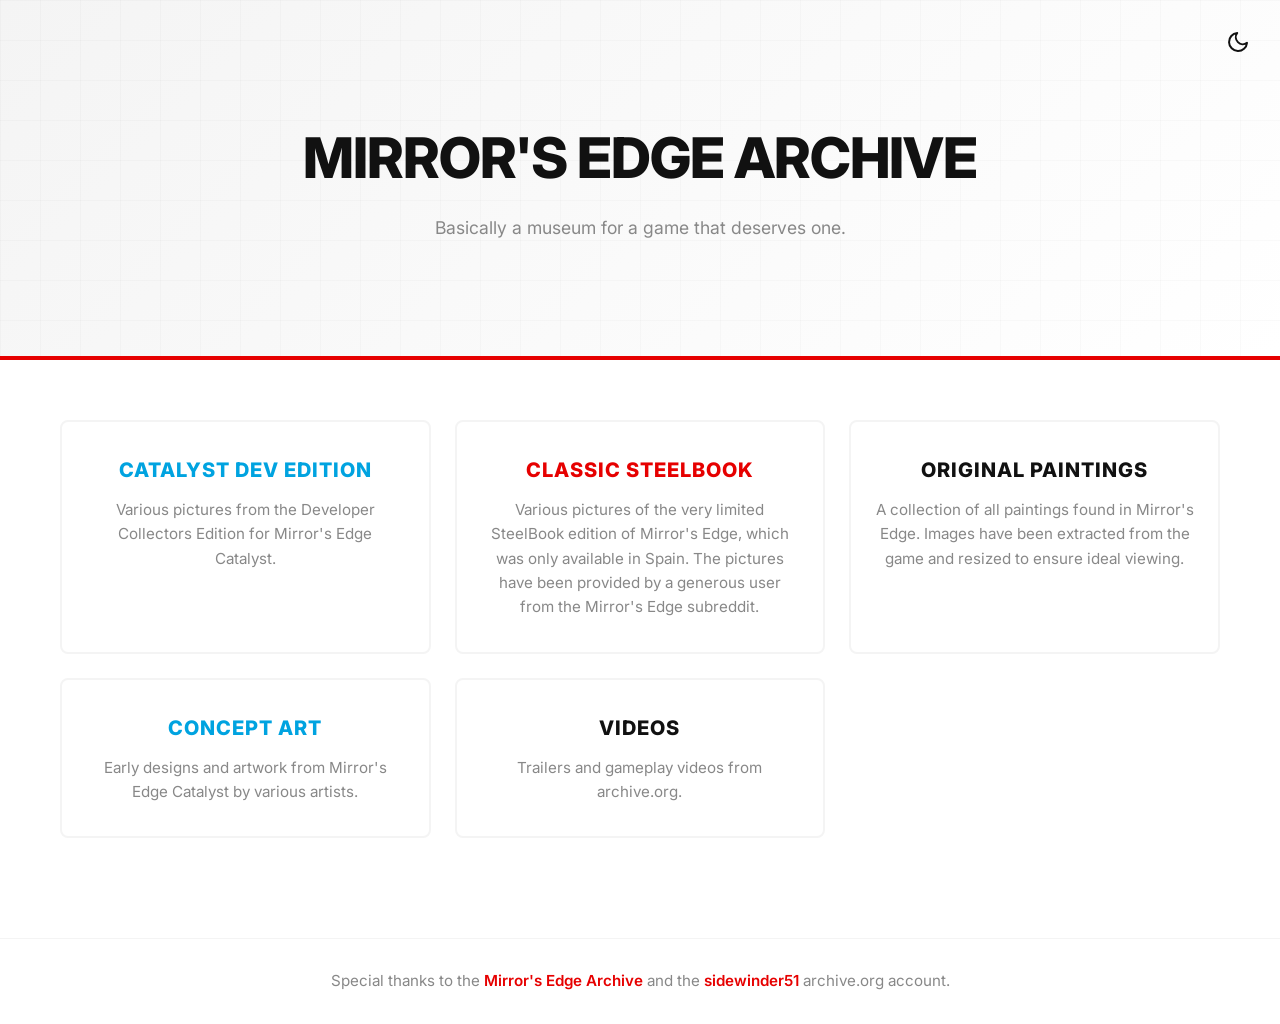
<file: index.html>
<!DOCTYPE html>
<html lang="en">

<head>
    <meta charset="UTF-8">
    <meta name="viewport" content="width=device-width, initial-scale=1.0">
    <title>Mirror's Edge Archive</title>
    <meta name="description"
        content="An archive of rare Mirror's Edge and Mirror's Edge Catalyst physical and digital memorabilia.">
    <link rel="manifest" href="manifest.json" />
    <meta name="theme-color" content="#5E8ABF" />
    <link rel="preconnect" href="https://fonts.googleapis.com" />
    <link rel="preconnect" href="https://fonts.gstatic.com" crossorigin />
    <link href="https://fonts.googleapis.com/css2?family=Inter:wght@300;400;600;800&display=swap" rel="stylesheet">
    <link rel="stylesheet" href="styles.css">
</head>

<body>
    <header class="hero">
        <button id="theme-toggle" class="theme-toggle" aria-label="Toggle dark mode">
            <svg class="moon-icon" xmlns="http://www.w3.org/2000/svg" width="24" height="24" viewBox="0 0 24 24"
                fill="none" stroke="currentColor" stroke-width="2" stroke-linecap="round" stroke-linejoin="round">
                <path d="M21 12.79A9 9 0 1 1 11.21 3 7 7 0 0 0 21 12.79z"></path>
            </svg>
            <svg class="sun-icon hidden" xmlns="http://www.w3.org/2000/svg" width="24" height="24" viewBox="0 0 24 24"
                fill="none" stroke="currentColor" stroke-width="2" stroke-linecap="round" stroke-linejoin="round">
                <circle cx="12" cy="12" r="5"></circle>
                <line x1="12" y1="1" x2="12" y2="3"></line>
                <line x1="12" y1="21" x2="12" y2="23"></line>
                <line x1="4.22" y1="4.22" x2="5.64" y2="5.64"></line>
                <line x1="18.36" y1="18.36" x2="19.78" y2="19.78"></line>
                <line x1="1" y1="12" x2="3" y2="12"></line>
                <line x1="21" y1="12" x2="23" y2="12"></line>
                <line x1="4.22" y1="19.78" x2="5.64" y2="18.36"></line>
                <line x1="18.36" y1="5.64" x2="19.78" y2="4.22"></line>
            </svg>
        </button>
        <div class="hero-content">
            <h1>Mirror's Edge Archive</h1>
            <p>Basically a museum for a game that deserves one.</p>
        </div>
    </header>

    <main class="archive-container">
        <div class="category-menu">
            <a href="dev-edition.html" class="category-card dev">
                <h2>Catalyst Dev Edition</h2>
                <p>Various pictures from the Developer Collectors Edition for Mirror's Edge Catalyst.</p>
            </a>
            <a href="steelbook.html" class="category-card steelbook">
                <h2>Classic Steelbook</h2>
                <p>Various pictures of the very limited SteelBook edition of Mirror's Edge, which was only available in
                    Spain. The pictures have been provided by a generous user from the Mirror's Edge subreddit.</p>
            </a>
            <a href="paintings.html" class="category-card paintings">
                <h2>Original Paintings</h2>
                <p>A collection of all paintings found in Mirror's Edge. Images have been extracted from the game and
                    resized to ensure ideal viewing.</p>
            </a>
            <a href="concept-art.html" class="category-card dev">
                <h2>Concept Art</h2>
                <p>Early designs and artwork from Mirror's Edge Catalyst by various artists.</p>
            </a>
            <a href="videos.html" class="category-card paintings">
                <h2>Videos</h2>
                <p>Trailers and gameplay videos from archive.org.</p>
            </a>
        </div>
    </main>

    <footer class="site-footer">
        <div class="footer-content">
            <p>Special thanks to the <a href="https://www.mirrorsedgearchive.org/" target="_blank">Mirror's Edge
                    Archive</a> and the <a href="https://archive.org/details/@sidewinder51"
                    target="_blank">sidewinder51</a> archive.org account.</p>
        </div>
    </footer>

    <script src="script.js" defer></script>
    <script>
        if ('serviceWorker' in navigator) {
            navigator.serviceWorker.register('/Mirrors-Edge-Archive/sw.js').then(() => {});
        }
    </script>
</body>

</html>
</file>
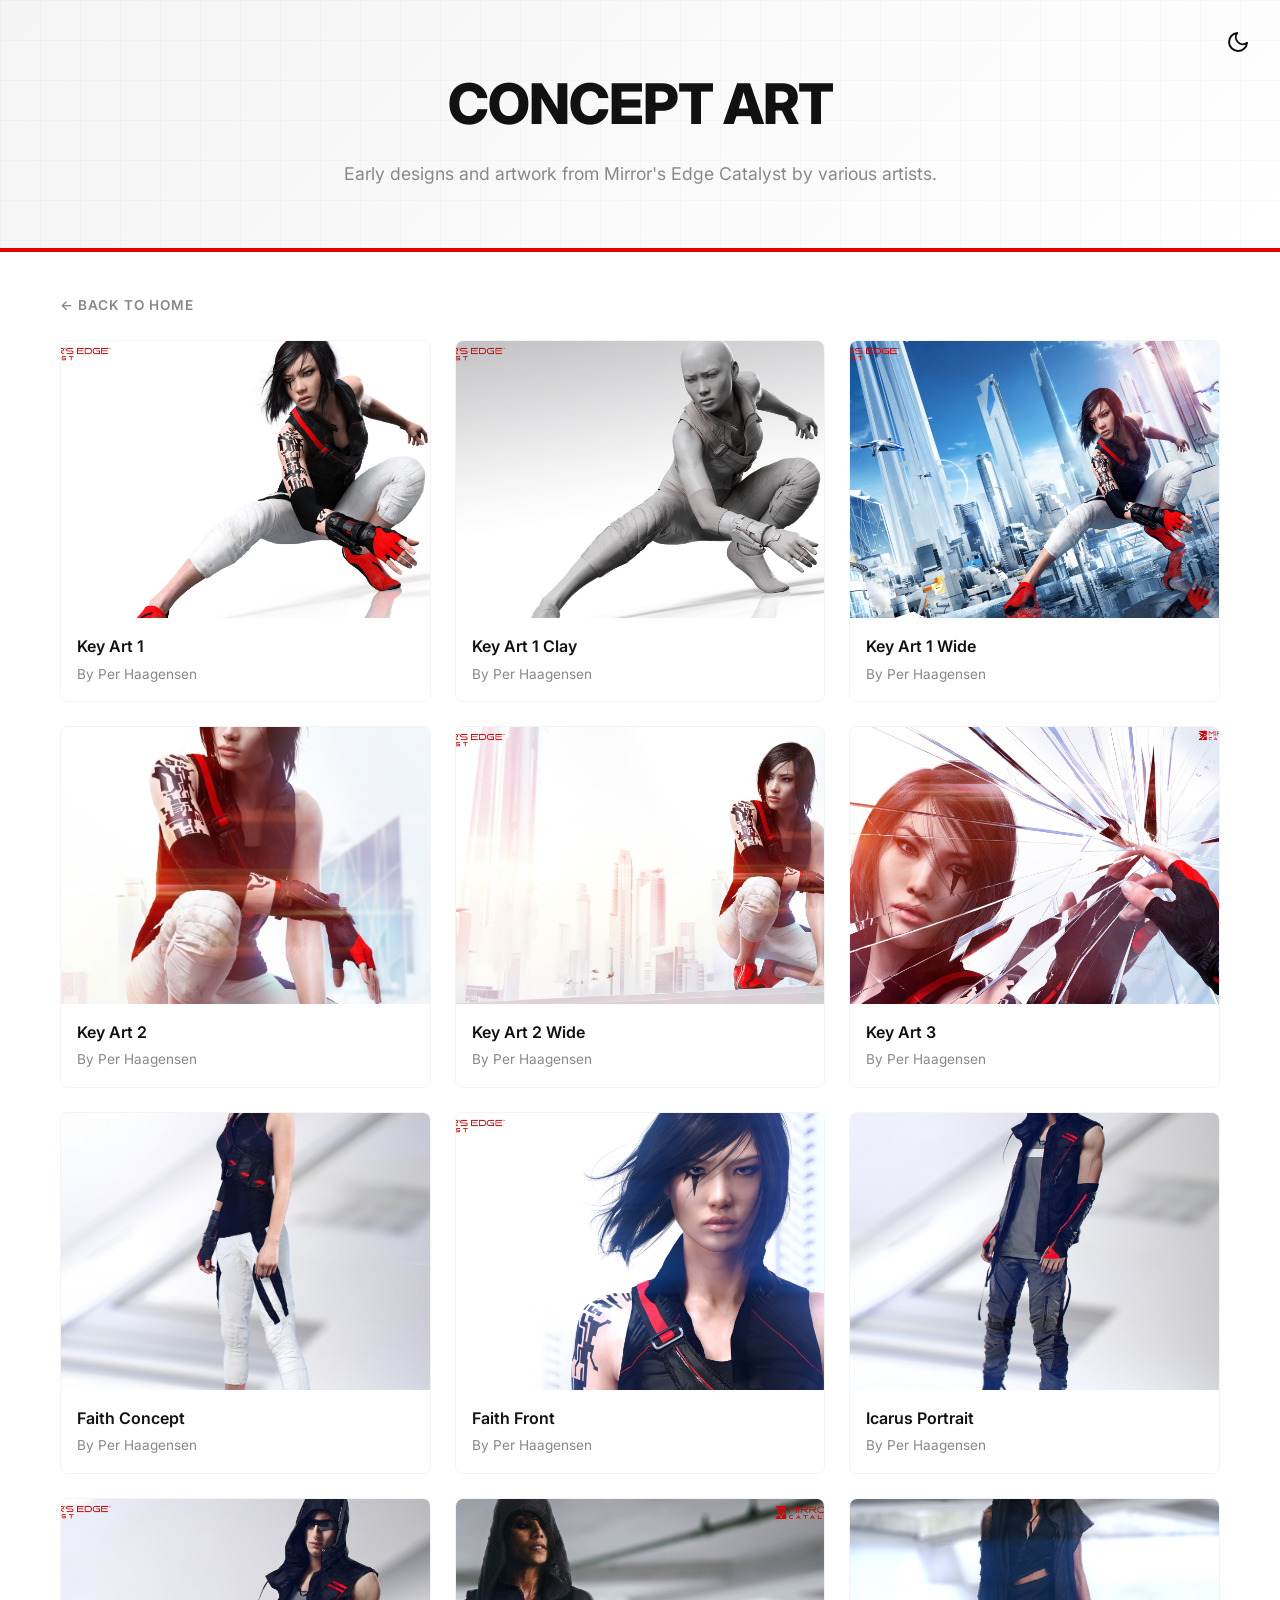
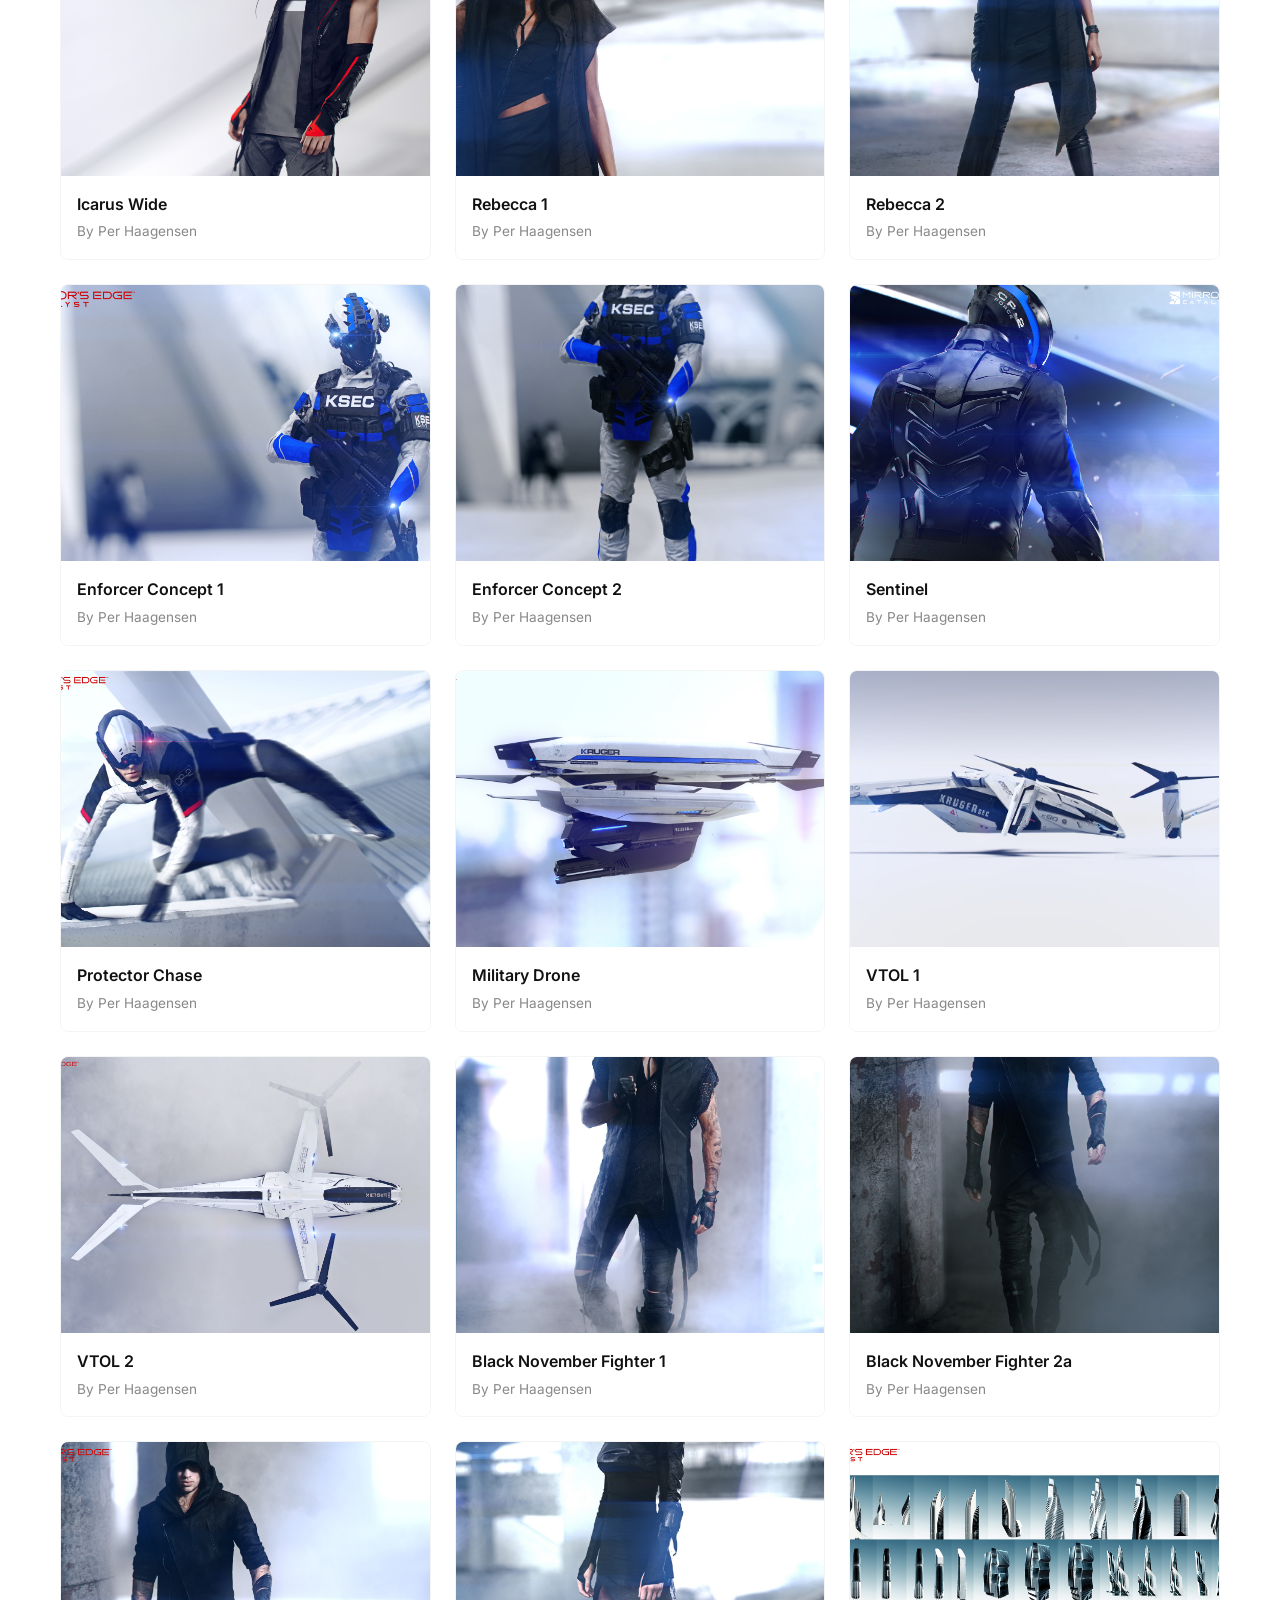
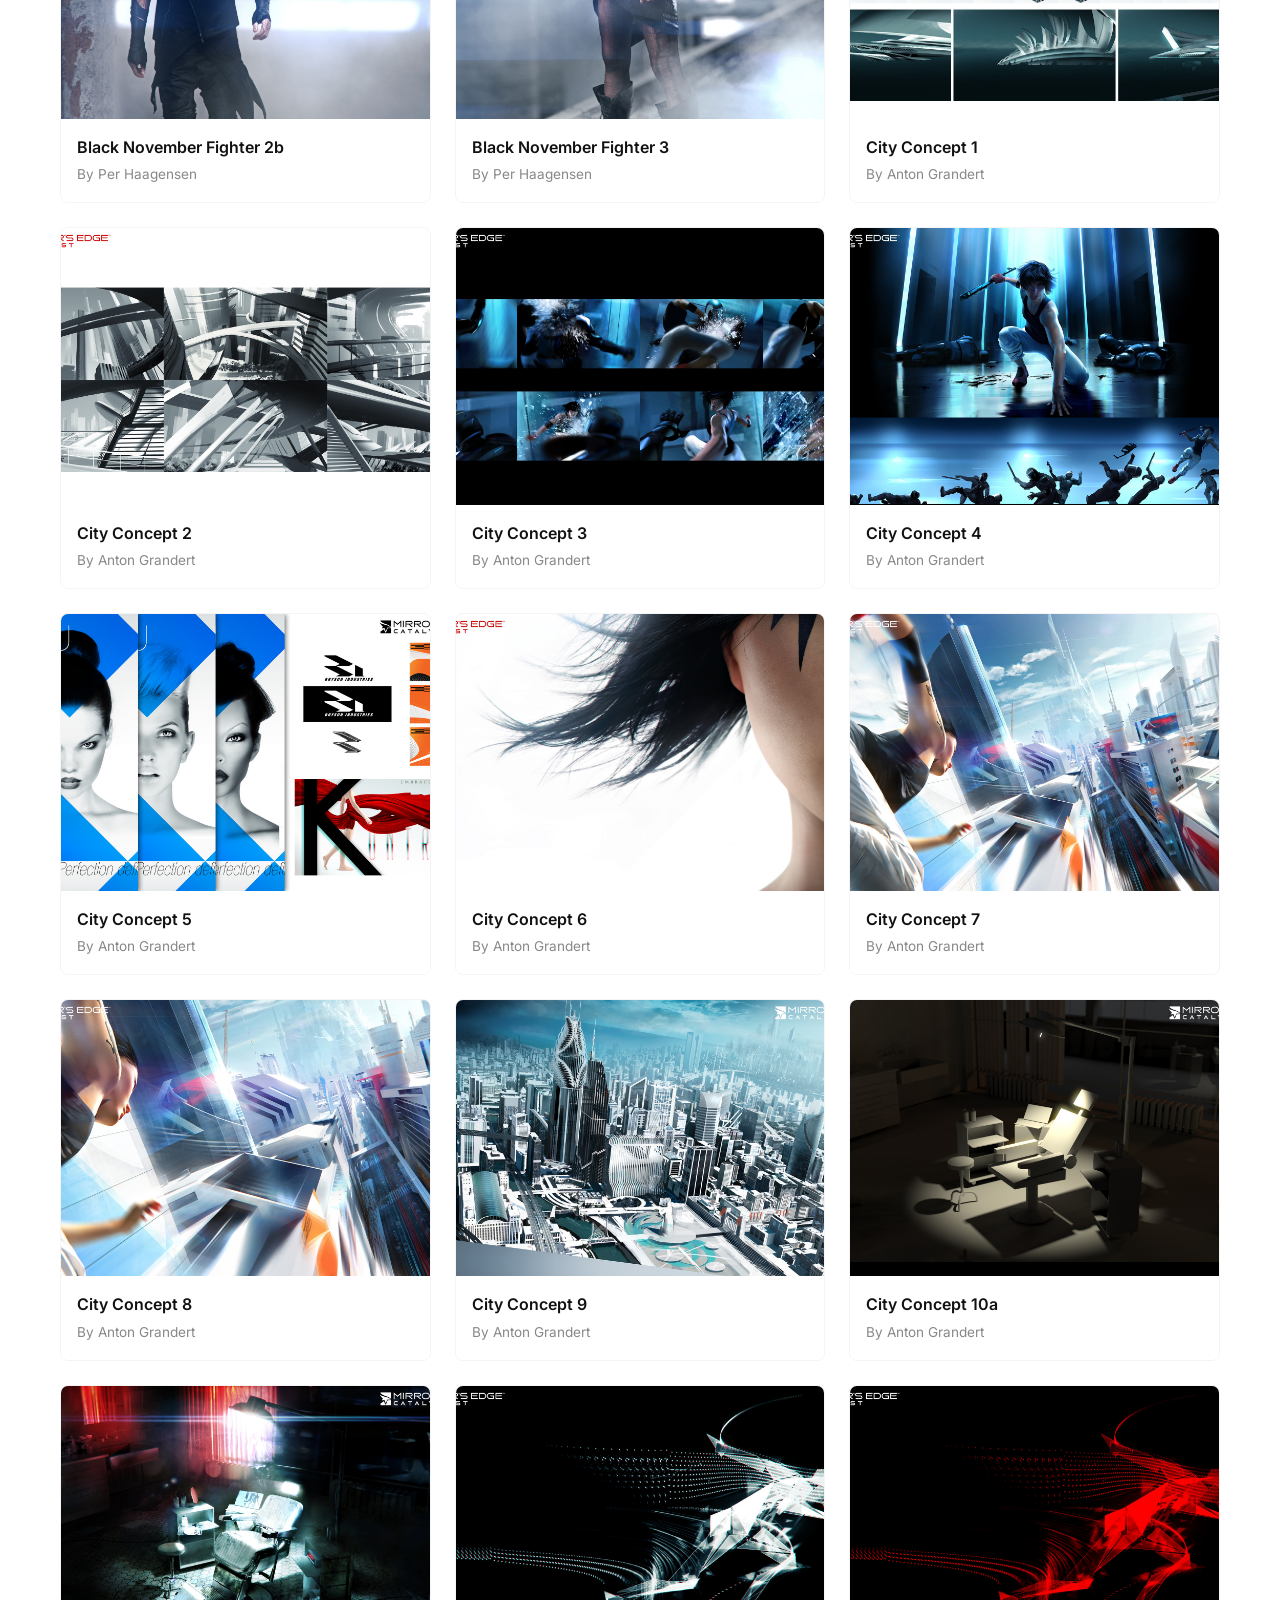
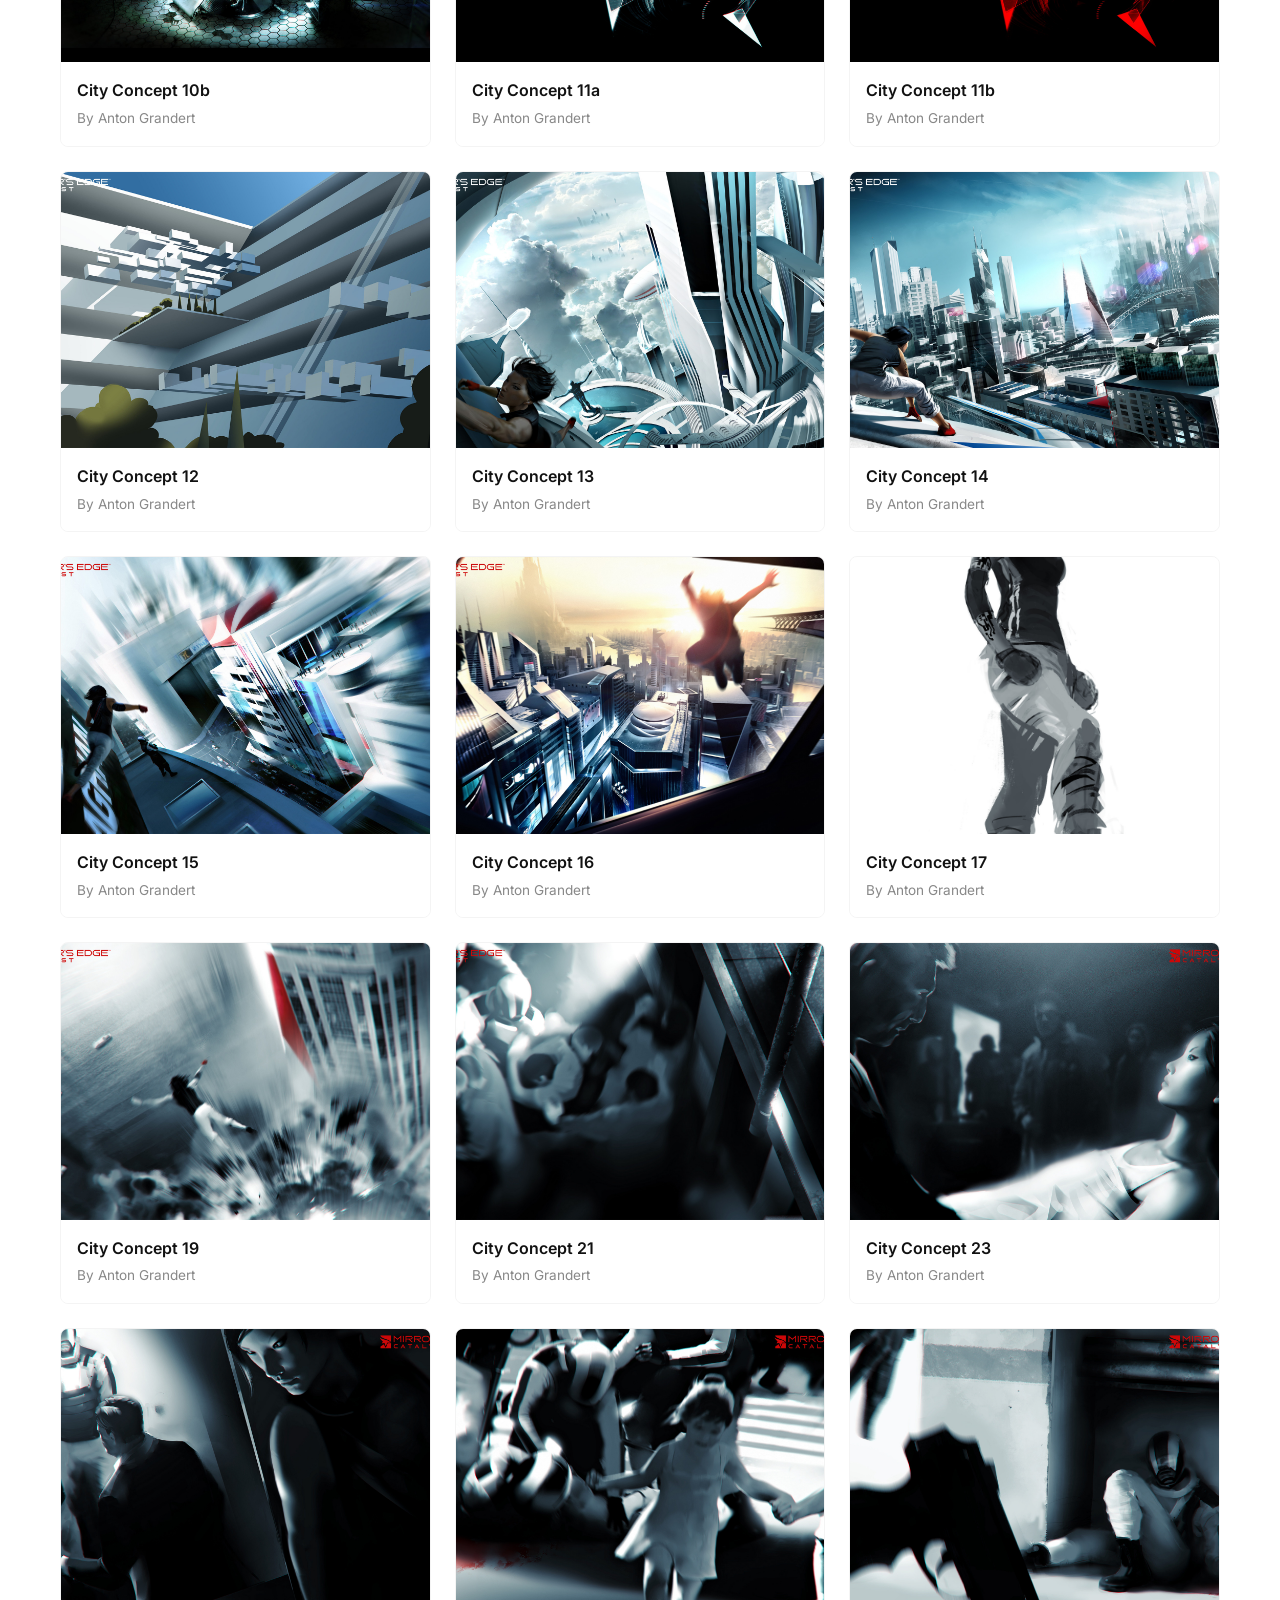
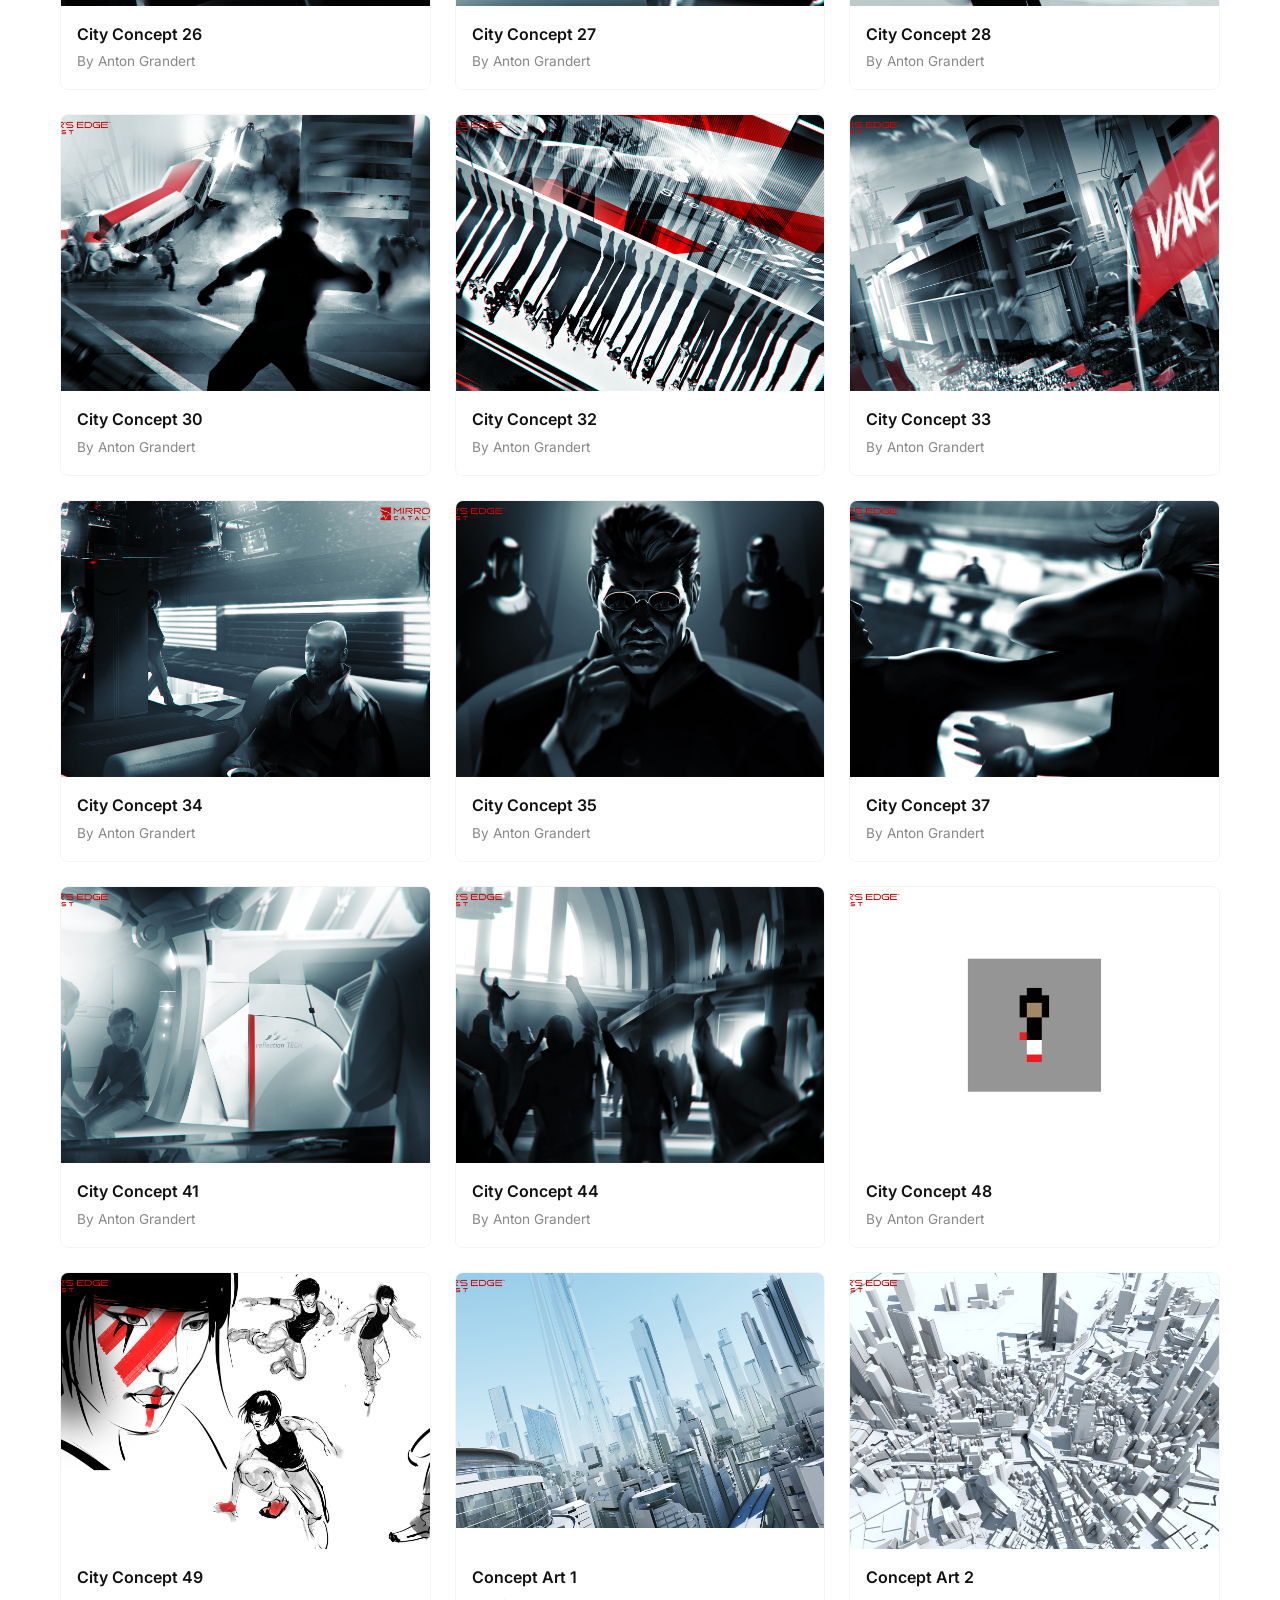
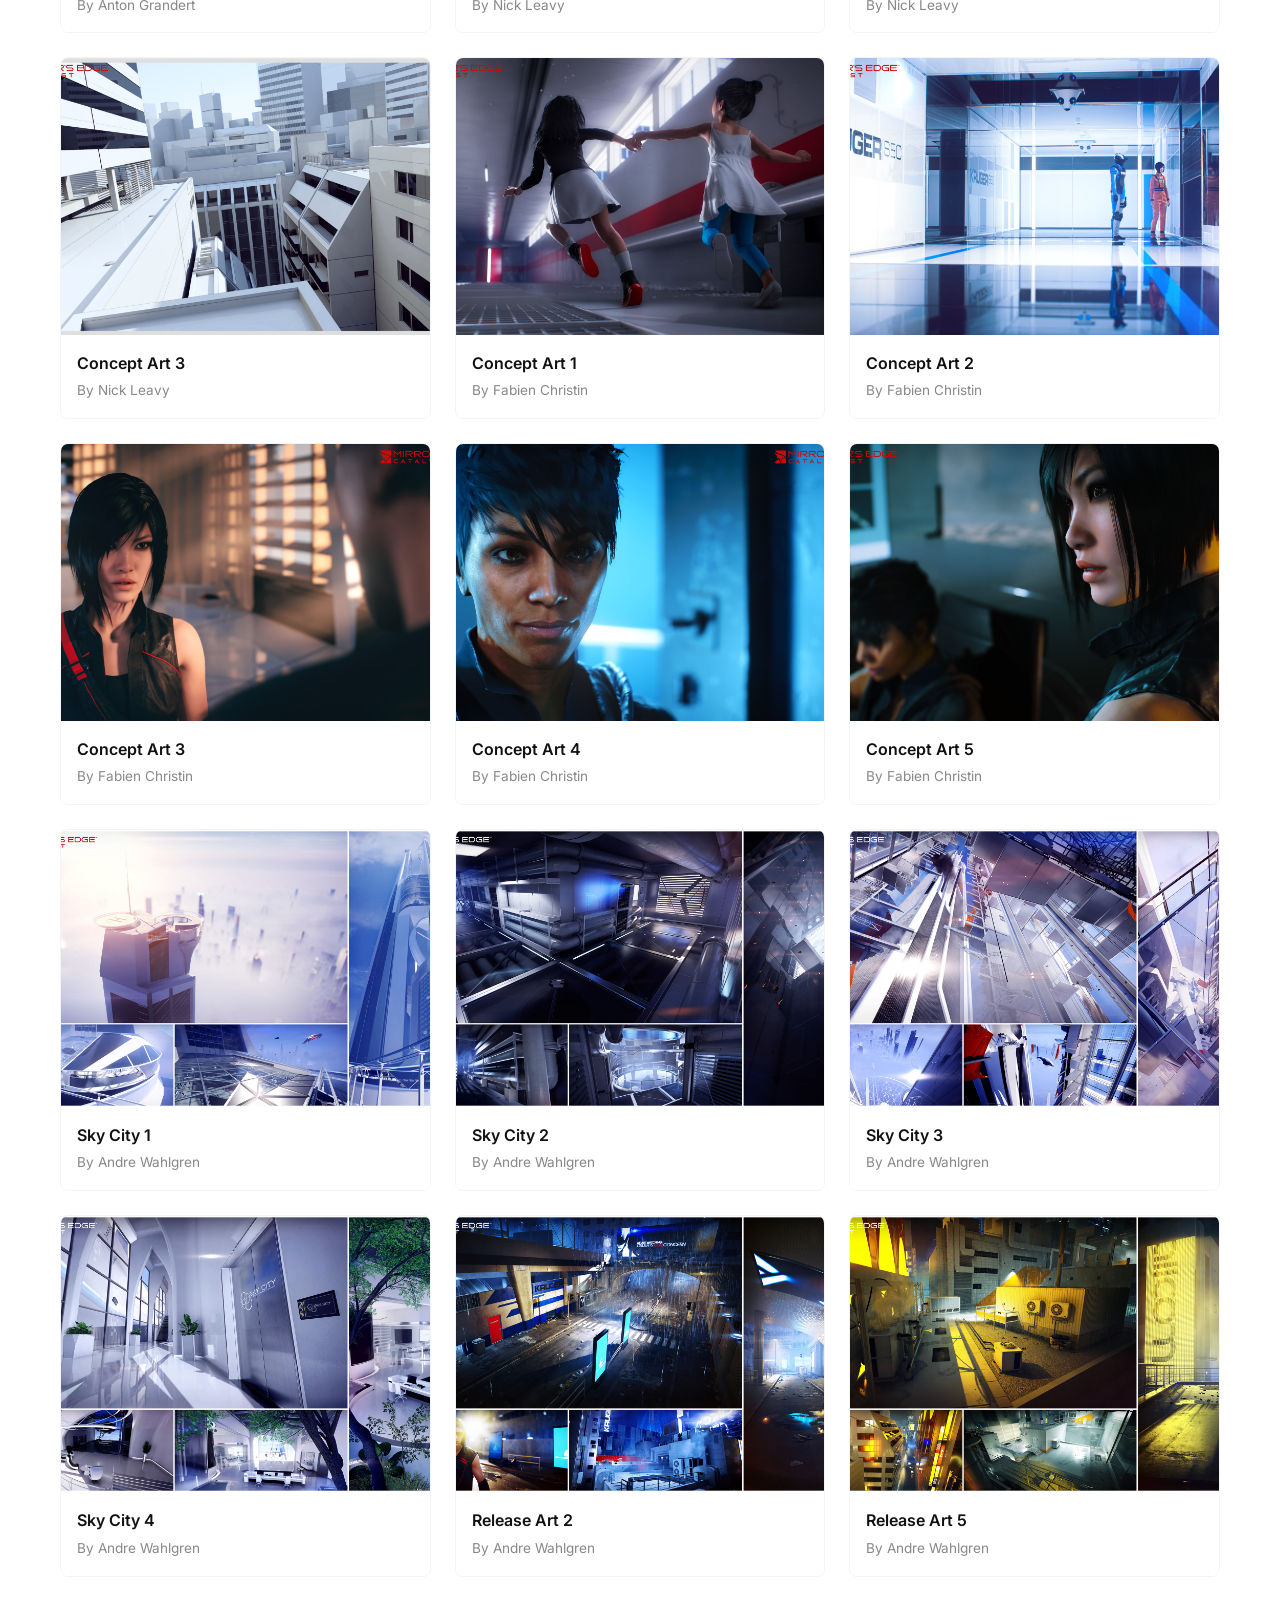
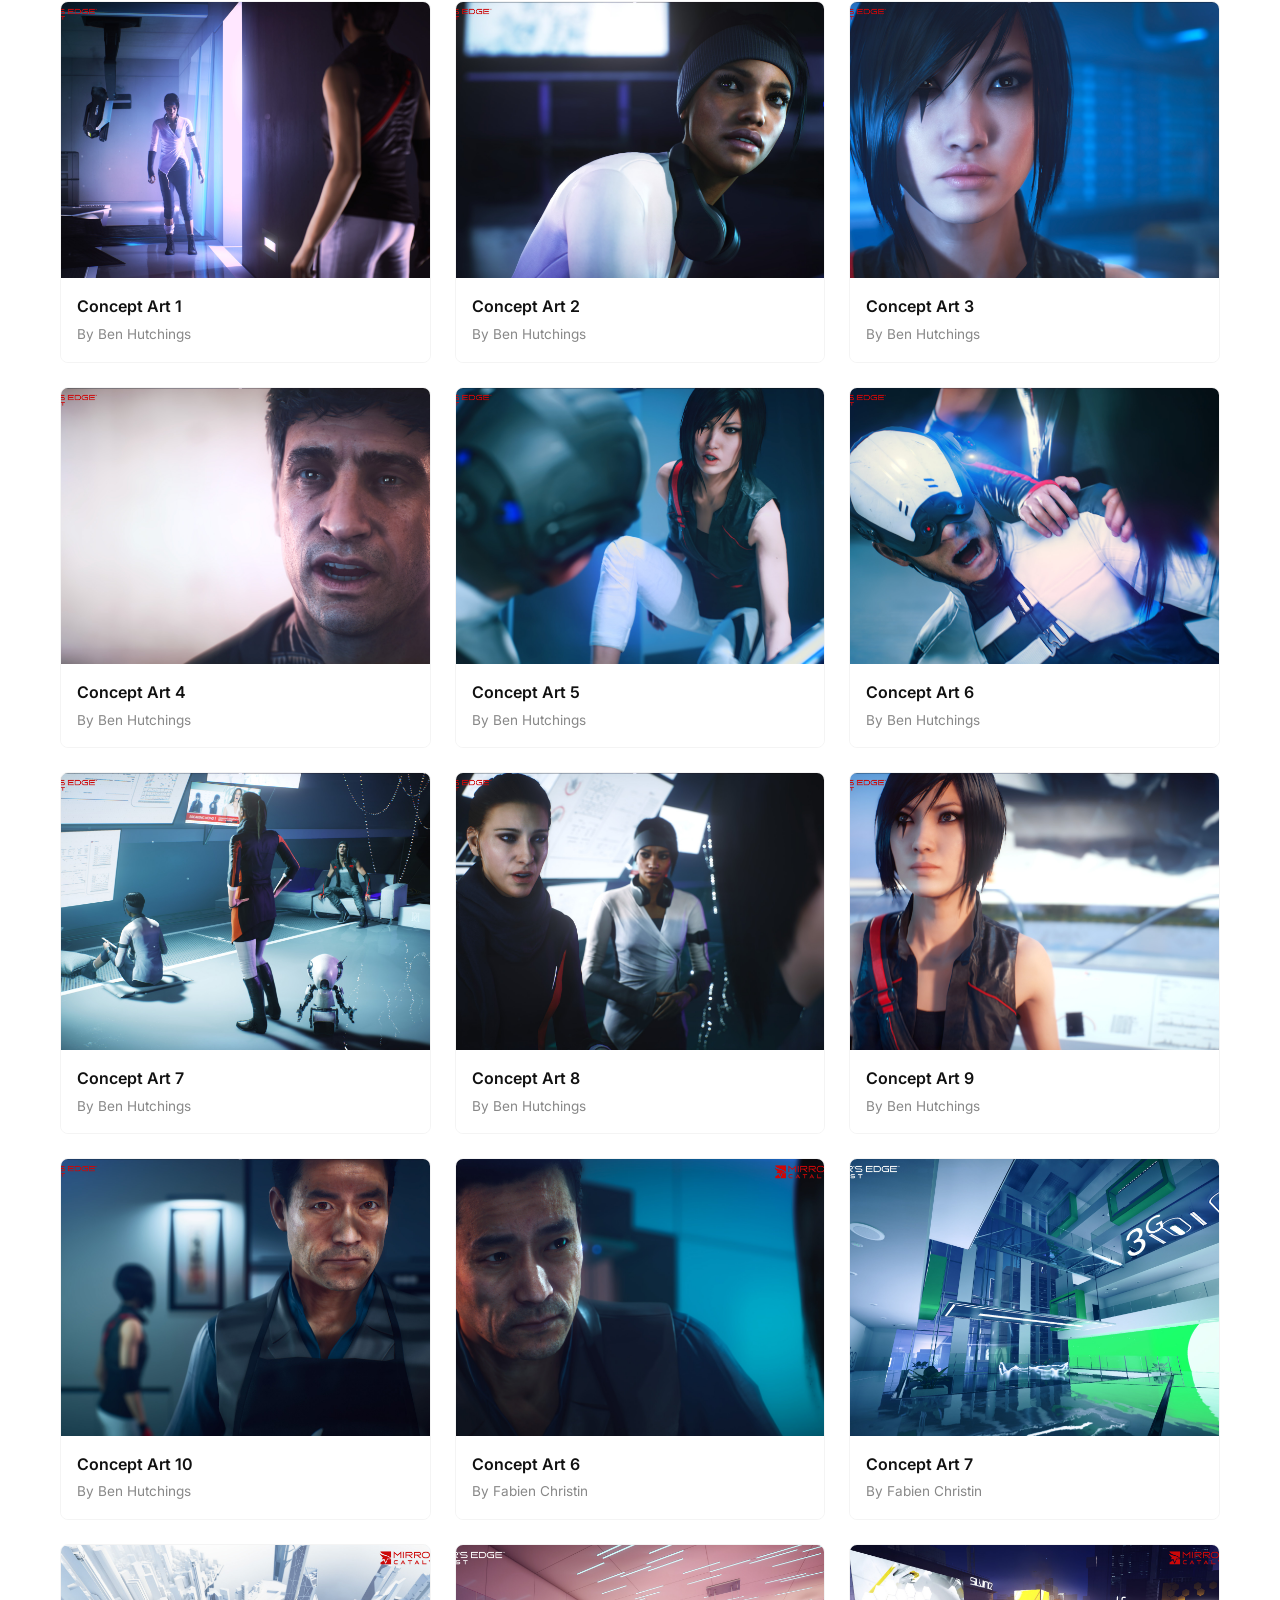
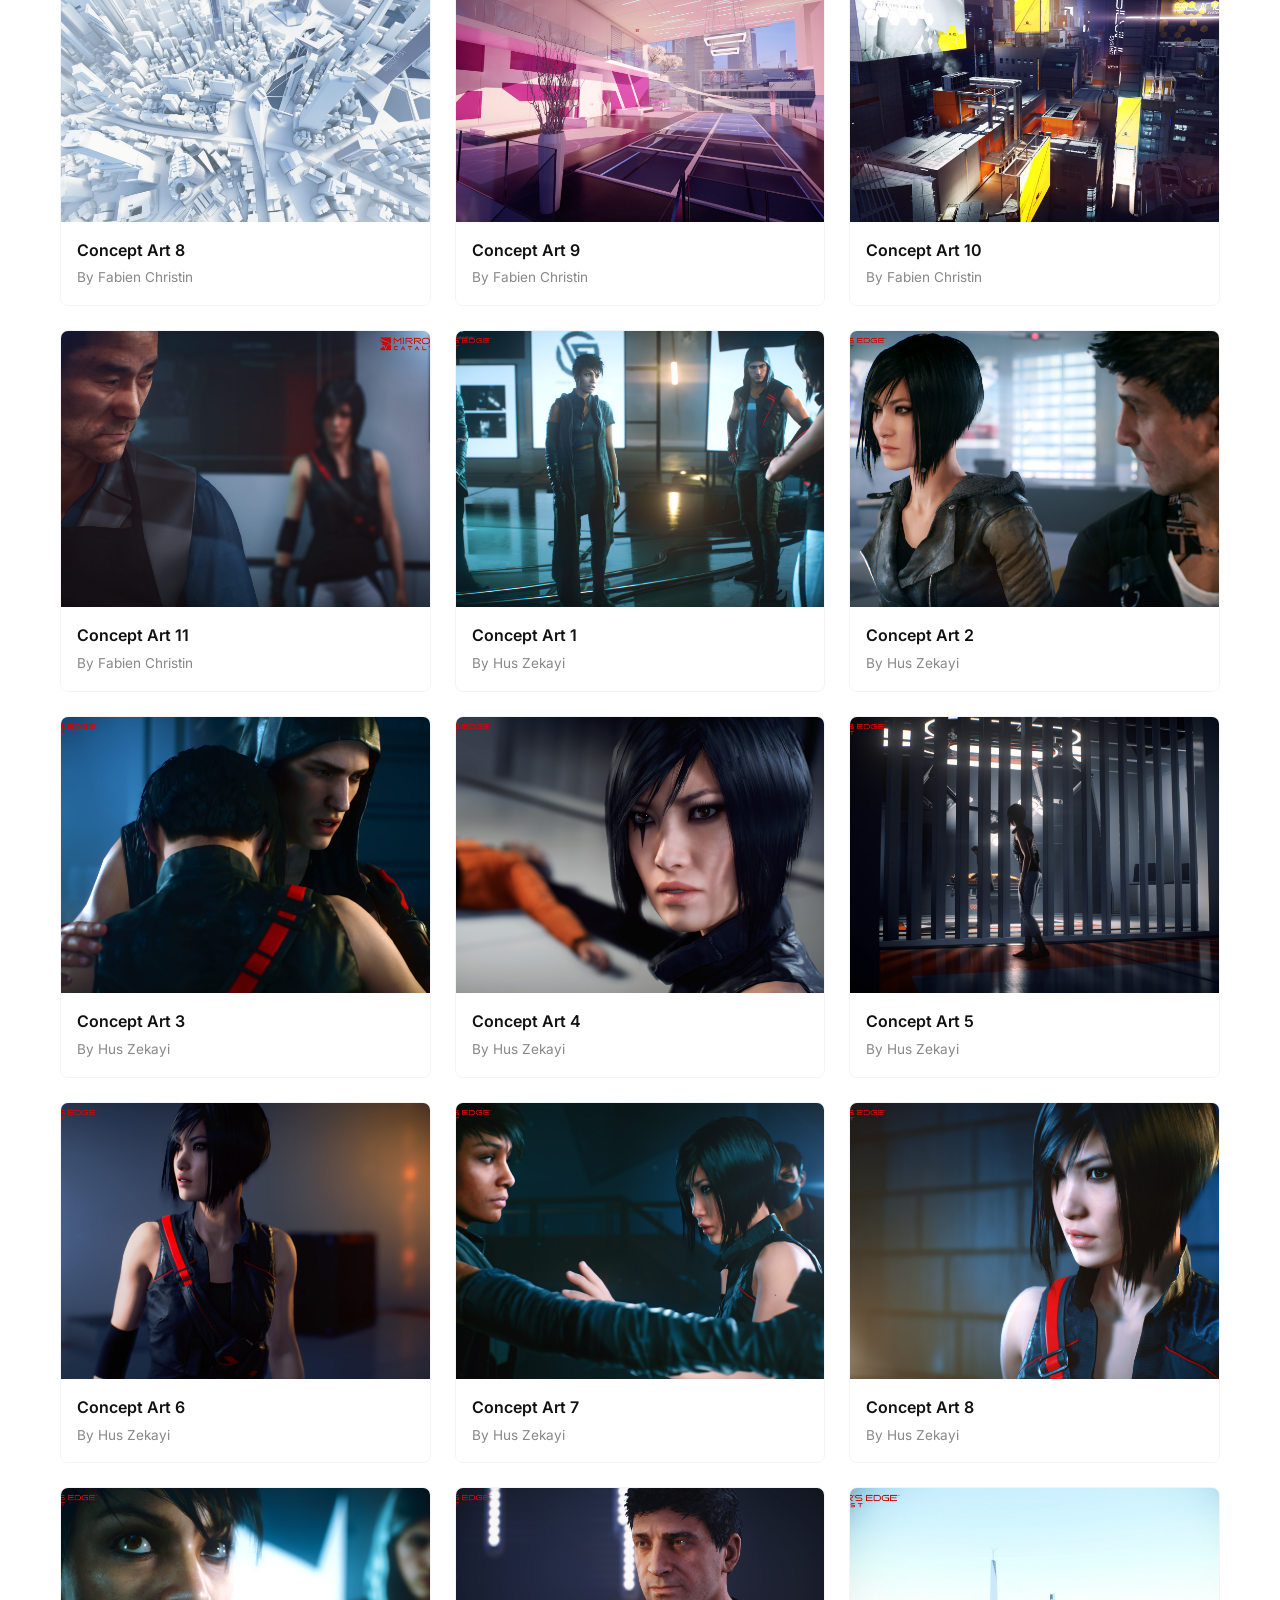
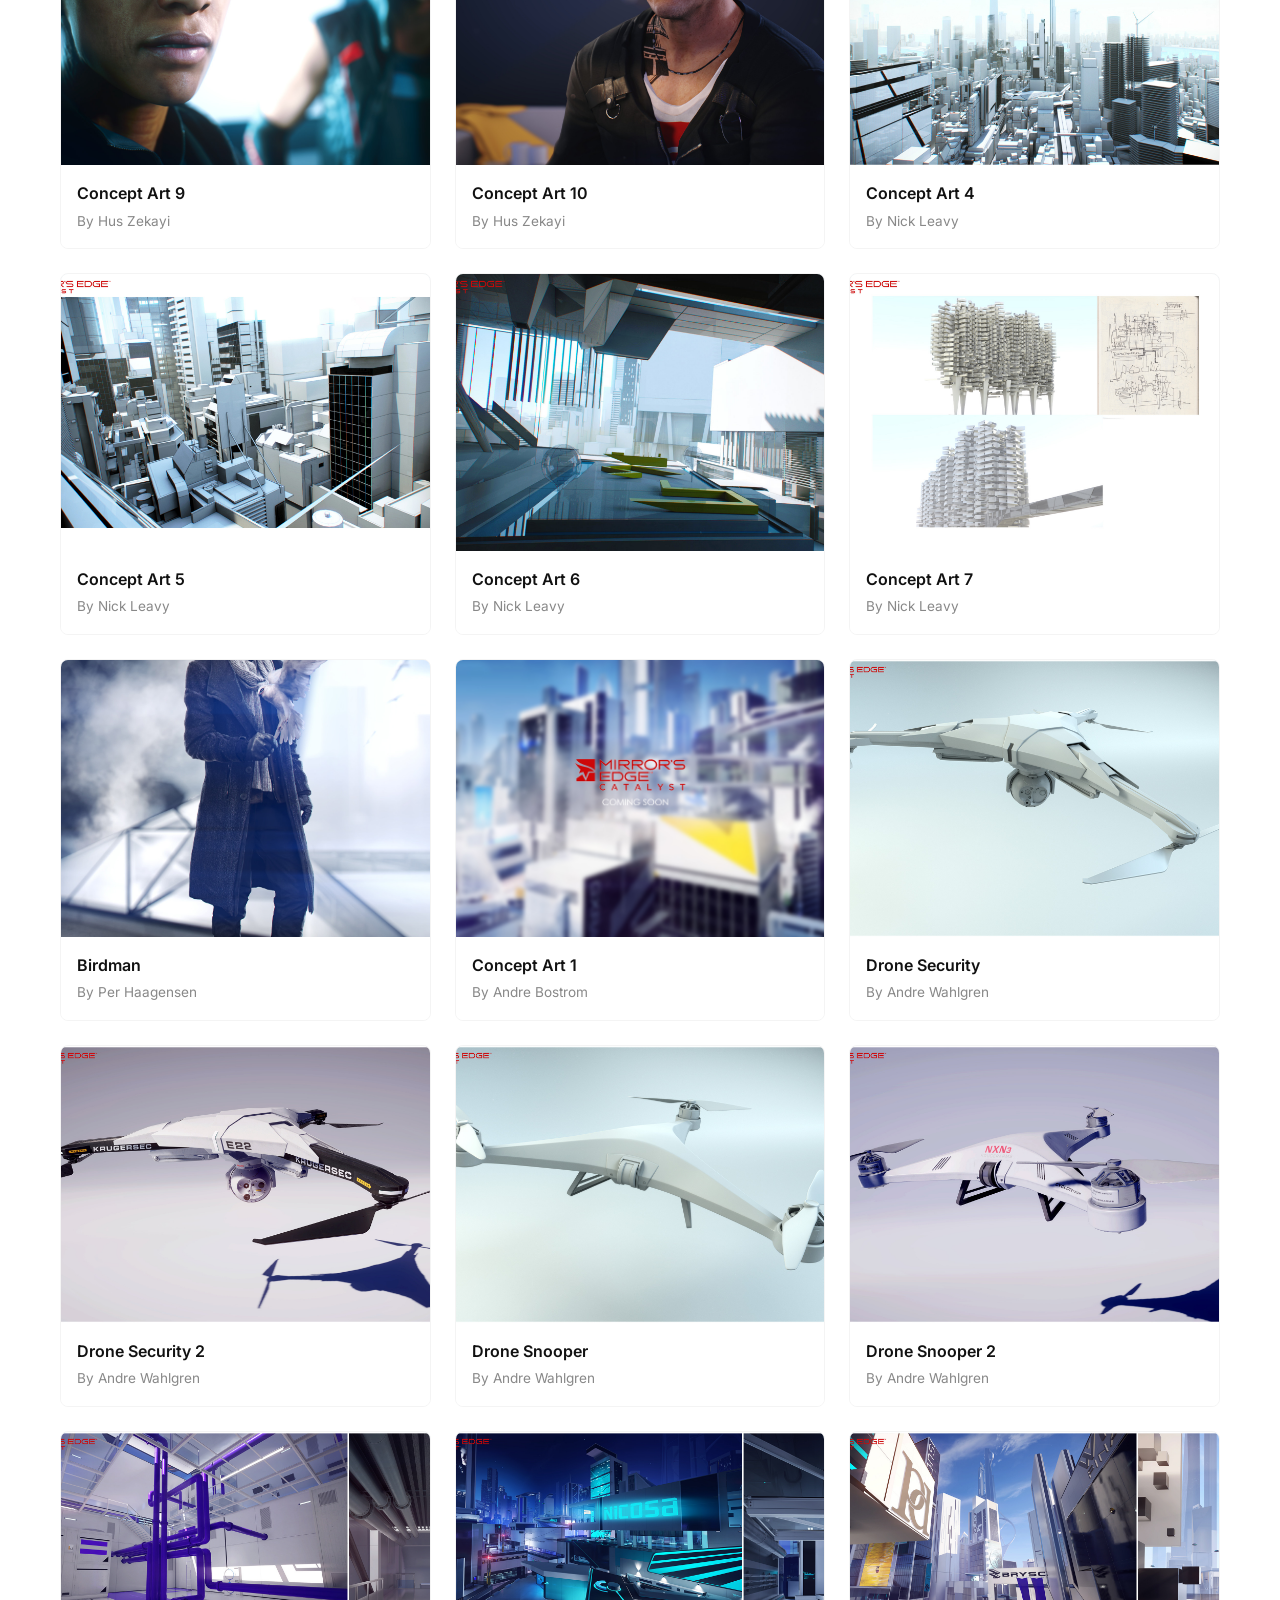
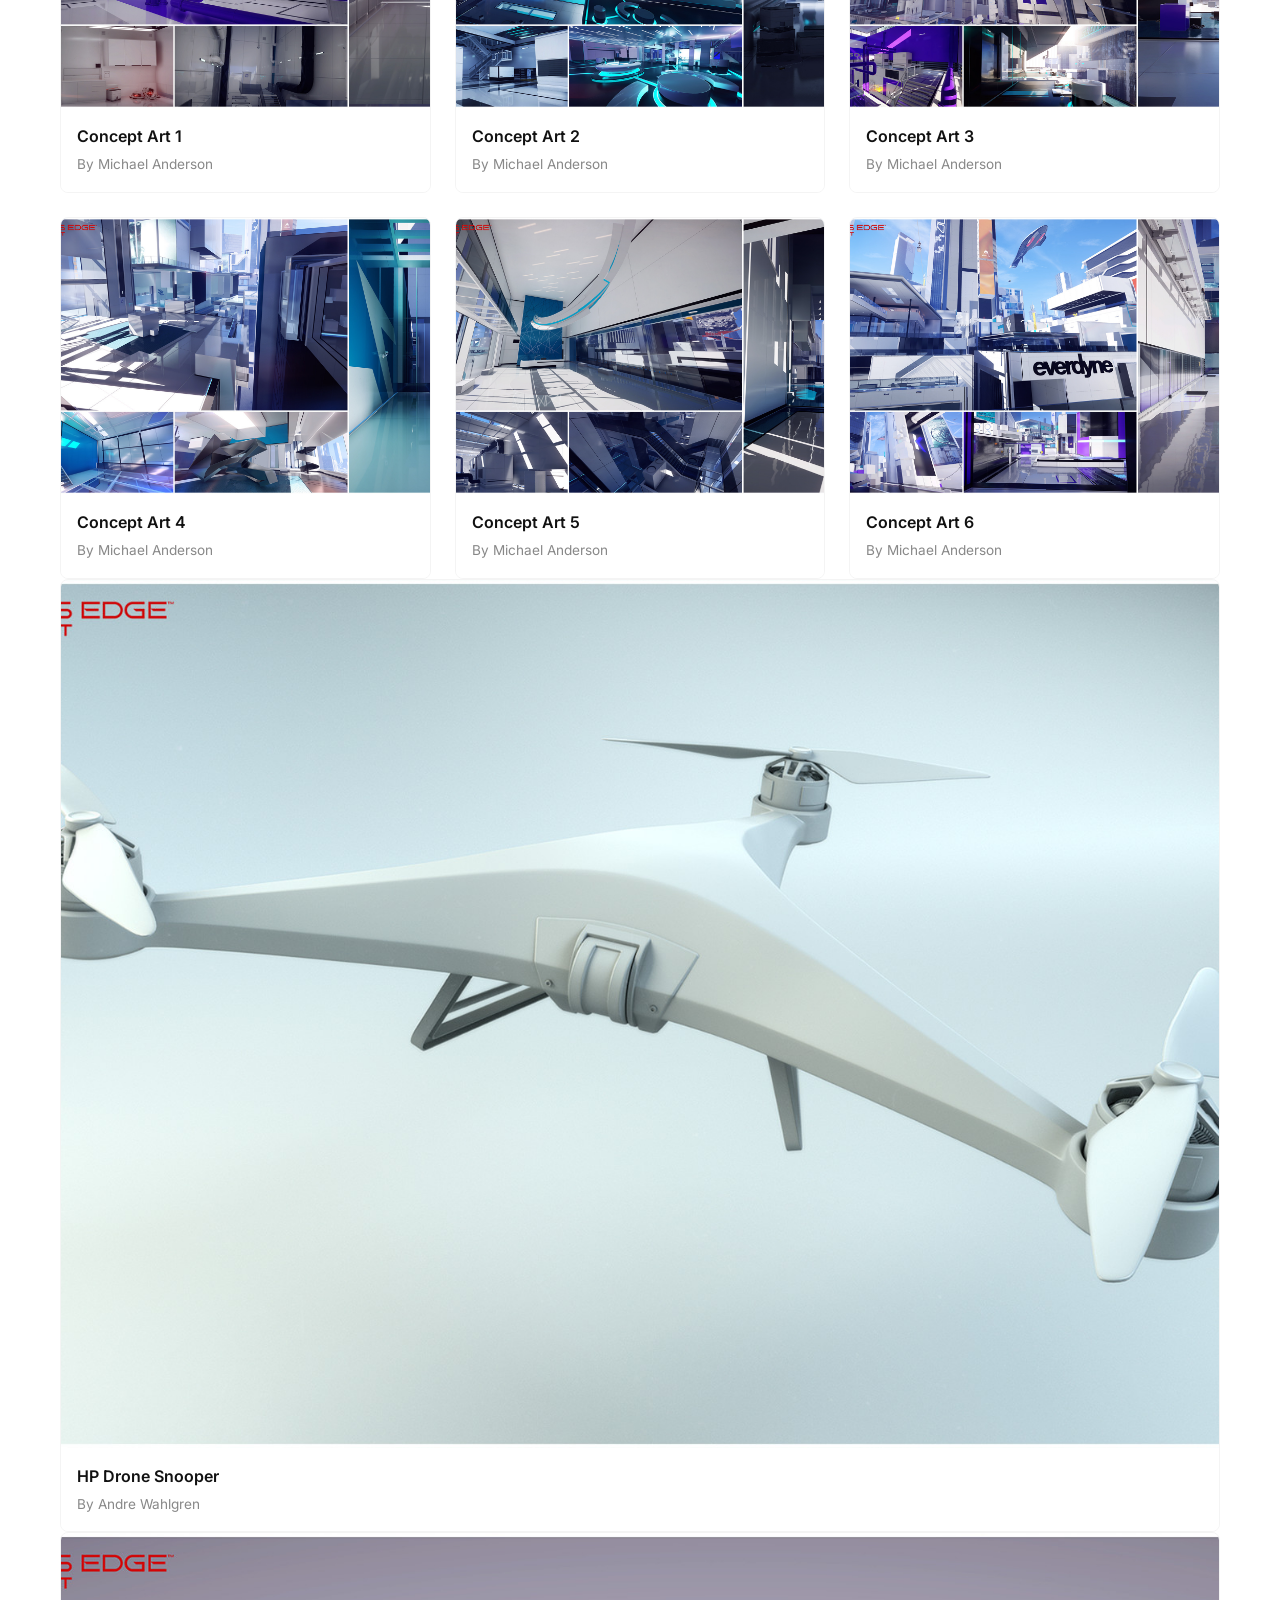
<file: concept-art.html>
<!DOCTYPE html>
<html lang="en">

<head>
    <meta charset="UTF-8">
    <meta name="viewport" content="width=device-width, initial-scale=1.0">
    <title>Concept Art - Mirror's Edge Archive</title>
    <link rel="manifest" href="manifest.json" />
    <meta name="theme-color" content="#5E8ABF" />
    <link rel="preconnect" href="https://fonts.googleapis.com" />
    <link rel="preconnect" href="https://fonts.gstatic.com" crossorigin />
    <link href="https://fonts.googleapis.com/css2?family=Inter:wght@300;400;600;800&display=swap" rel="stylesheet">
    <link rel="stylesheet" href="styles.css">
</head>

<body>
    <header class="hero" style="min-height: 25vh;">
        <button id="theme-toggle" class="theme-toggle" aria-label="Toggle dark mode">
            <svg class="moon-icon" xmlns="http://www.w3.org/2000/svg" width="24" height="24" viewBox="0 0 24 24"
                fill="none" stroke="currentColor" stroke-width="2" stroke-linecap="round" stroke-linejoin="round">
                <path d="M21 12.79A9 9 0 1 1 11.21 3 7 7 0 0 0 21 12.79z"></path>
            </svg>
            <svg class="sun-icon hidden" xmlns="http://www.w3.org/2000/svg" width="24" height="24" viewBox="0 0 24 24"
                fill="none" stroke="currentColor" stroke-width="2" stroke-linecap="round" stroke-linejoin="round">
                <circle cx="12" cy="12" r="5"></circle>
                <line x1="12" y1="1" x2="12" y2="3"></line>
                <line x1="12" y1="21" x2="12" y2="23"></line>
                <line x1="4.22" y1="4.22" x2="5.64" y2="5.64"></line>
                <line x1="18.36" y1="18.36" x2="19.78" y2="19.78"></line>
                <line x1="1" y1="12" x2="3" y2="12"></line>
                <line x1="21" y1="12" x2="23" y2="12"></line>
                <line x1="4.22" y1="19.78" x2="5.64" y2="18.36"></line>
                <line x1="18.36" y1="5.64" x2="19.78" y2="4.22"></line>
            </svg>
        </button>
        <div class="hero-content">
            <h1>Concept Art</h1>
            <p>Early designs and artwork from Mirror's Edge Catalyst by various artists.</p>
        </div>
    </header>

    <main class="archive-container">
        <a href="index.html" class="back-link">&larr; Back to Home</a>

        <section class="gallery" id="gallery">
            <article class="gallery-item">
                <div class="image-placeholder bg-catalyst">
                    <img loading="lazy" src="images/concept-art/per-haagensen-mec-keyart-1-character-only-3.jpg" alt="Key Art 1">
                </div>
                <div class="item-info">
                    <h3>Key Art 1</h3>
                    <p>By Per Haagensen</p>
                </div>
            </article>

            <article class="gallery-item">
                <div class="image-placeholder bg-catalyst">
                    <img loading="lazy" src="images/concept-art/per-haagensen-keyart-clay.jpg" alt="Key Art 1 Clay">
                </div>
                <div class="item-info">
                    <h3>Key Art 1 Clay</h3>
                    <p>By Per Haagensen</p>
                </div>
            </article>

            <article class="gallery-item">
                <div class="image-placeholder bg-catalyst">
                    <img loading="lazy" src="images/concept-art/per-haagensen-keyart-wide.jpg" alt="Key Art 1 Wide">
                </div>
                <div class="item-info">
                    <h3>Key Art 1 Wide</h3>
                    <p>By Per Haagensen</p>
                </div>
            </article>

            <article class="gallery-item">
                <div class="image-placeholder bg-catalyst">
                    <img loading="lazy" src="images/concept-art/per-haagensen-keyart-2-portrait.jpg" alt="Key Art 2">
                </div>
                <div class="item-info">
                    <h3>Key Art 2</h3>
                    <p>By Per Haagensen</p>
                </div>
            </article>

            <article class="gallery-item">
                <div class="image-placeholder bg-catalyst">
                    <img loading="lazy" src="images/concept-art/per-haagensen-keyart-2-wide.jpg" alt="Key Art 2 Wide">
                </div>
                <div class="item-info">
                    <h3>Key Art 2 Wide</h3>
                    <p>By Per Haagensen</p>
                </div>
            </article>

            <article class="gallery-item">
                <div class="image-placeholder bg-catalyst">
                    <img loading="lazy" src="images/concept-art/per-haagensen-keyart-3.jpg" alt="Key Art 3">
                </div>
                <div class="item-info">
                    <h3>Key Art 3</h3>
                    <p>By Per Haagensen</p>
                </div>
            </article>

            <article class="gallery-item">
                <div class="image-placeholder bg-catalyst">
                    <img loading="lazy" src="images/concept-art/per-haagensen-faith-concept.jpg" alt="Faith Concept">
                </div>
                <div class="item-info">
                    <h3>Faith Concept</h3>
                    <p>By Per Haagensen</p>
                </div>
            </article>

            <article class="gallery-item">
                <div class="image-placeholder bg-catalyst">
                    <img loading="lazy" src="images/concept-art/per-haagensen-faith-front.jpg" alt="Faith Front">
                </div>
                <div class="item-info">
                    <h3>Faith Front</h3>
                    <p>By Per Haagensen</p>
                </div>
            </article>

            <article class="gallery-item">
                <div class="image-placeholder bg-catalyst">
                    <img loading="lazy" src="images/concept-art/per-haagensen-icarus-portrait.jpg" alt="Icarus Portrait">
                </div>
                <div class="item-info">
                    <h3>Icarus Portrait</h3>
                    <p>By Per Haagensen</p>
                </div>
            </article>

            <article class="gallery-item">
                <div class="image-placeholder bg-catalyst">
                    <img loading="lazy" src="images/concept-art/per-haagensen-icarus-wide.jpg" alt="Icarus Wide">
                </div>
                <div class="item-info">
                    <h3>Icarus Wide</h3>
                    <p>By Per Haagensen</p>
                </div>
            </article>

            <article class="gallery-item">
                <div class="image-placeholder bg-catalyst">
                    <img loading="lazy" src="images/concept-art/per-haagensen-rebecca-1.jpg" alt="Rebecca 1">
                </div>
                <div class="item-info">
                    <h3>Rebecca 1</h3>
                    <p>By Per Haagensen</p>
                </div>
            </article>

            <article class="gallery-item">
                <div class="image-placeholder bg-catalyst">
                    <img loading="lazy" src="images/concept-art/per-haagensen-rebecca-2.jpg" alt="Rebecca 2">
                </div>
                <div class="item-info">
                    <h3>Rebecca 2</h3>
                    <p>By Per Haagensen</p>
                </div>
            </article>

            <article class="gallery-item">
                <div class="image-placeholder bg-catalyst">
                    <img loading="lazy" src="images/concept-art/per-haagensen-enforcer-1.jpg" alt="Enforcer Concept 1">
                </div>
                <div class="item-info">
                    <h3>Enforcer Concept 1</h3>
                    <p>By Per Haagensen</p>
                </div>
            </article>

            <article class="gallery-item">
                <div class="image-placeholder bg-catalyst">
                    <img loading="lazy" src="images/concept-art/per-haagensen-enforcer-2.jpg" alt="Enforcer Concept 2">
                </div>
                <div class="item-info">
                    <h3>Enforcer Concept 2</h3>
                    <p>By Per Haagensen</p>
                </div>
            </article>

            <article class="gallery-item">
                <div class="image-placeholder bg-catalyst">
                    <img loading="lazy" src="images/concept-art/per-haagensen-sentinel.jpg" alt="Sentinel">
                </div>
                <div class="item-info">
                    <h3>Sentinel</h3>
                    <p>By Per Haagensen</p>
                </div>
            </article>

            <article class="gallery-item">
                <div class="image-placeholder bg-catalyst">
                    <img loading="lazy" src="images/concept-art/per-haagensen-protector.jpg" alt="Protector Chase">
                </div>
                <div class="item-info">
                    <h3>Protector Chase</h3>
                    <p>By Per Haagensen</p>
                </div>
            </article>

            <article class="gallery-item">
                <div class="image-placeholder bg-catalyst">
                    <img loading="lazy" src="images/concept-art/per-haagensen-drone-military.jpg" alt="Military Drone">
                </div>
                <div class="item-info">
                    <h3>Military Drone</h3>
                    <p>By Per Haagensen</p>
                </div>
            </article>

            <article class="gallery-item">
                <div class="image-placeholder bg-catalyst">
                    <img loading="lazy" src="images/concept-art/per-haagensen-vtol-1.jpg" alt="VTOL 1">
                </div>
                <div class="item-info">
                    <h3>VTOL 1</h3>
                    <p>By Per Haagensen</p>
                </div>
            </article>

            <article class="gallery-item">
                <div class="image-placeholder bg-catalyst">
                    <img loading="lazy" src="images/concept-art/per-haagensen-vtol-2.jpg" alt="VTOL 2">
                </div>
                <div class="item-info">
                    <h3>VTOL 2</h3>
                    <p>By Per Haagensen</p>
                </div>
            </article>

            <article class="gallery-item">
                <div class="image-placeholder bg-catalyst">
                    <img loading="lazy" src="images/concept-art/per-haagensen-black-november-1.jpg" alt="Black November Fighter 1">
                </div>
                <div class="item-info">
                    <h3>Black November Fighter 1</h3>
                    <p>By Per Haagensen</p>
                </div>
            </article>

            <article class="gallery-item">
                <div class="image-placeholder bg-catalyst">
                    <img loading="lazy" src="images/concept-art/per-haagensen-black-november-2a.jpg" alt="Black November Fighter 2a">
                </div>
                <div class="item-info">
                    <h3>Black November Fighter 2a</h3>
                    <p>By Per Haagensen</p>
                </div>
            </article>

            <article class="gallery-item">
                <div class="image-placeholder bg-catalyst">
                    <img loading="lazy" src="images/concept-art/per-haagensen-black-november-2b.jpg" alt="Black November Fighter 2b">
                </div>
                <div class="item-info">
                    <h3>Black November Fighter 2b</h3>
                    <p>By Per Haagensen</p>
                </div>
            </article>

            <article class="gallery-item">
                <div class="image-placeholder bg-catalyst">
                    <img loading="lazy" src="images/concept-art/per-haagensen-black-november-3.jpg" alt="Black November Fighter 3">
                </div>
                <div class="item-info">
                    <h3>Black November Fighter 3</h3>
                    <p>By Per Haagensen</p>
                </div>
            </article>

            <article class="gallery-item">
                <div class="image-placeholder bg-catalyst">
                    <img loading="lazy" src="images/concept-art/anton-grandert-01.jpg" alt="City Concept 1">
                </div>
                <div class="item-info">
                    <h3>City Concept 1</h3>
                    <p>By Anton Grandert</p>
                </div>
            </article>

            <article class="gallery-item">
                <div class="image-placeholder bg-catalyst">
                    <img loading="lazy" src="images/concept-art/anton-grandert-02.jpg" alt="City Concept 2">
                </div>
                <div class="item-info">
                    <h3>City Concept 2</h3>
                    <p>By Anton Grandert</p>
                </div>
            </article>

            <article class="gallery-item">
                <div class="image-placeholder bg-catalyst">
                    <img loading="lazy" src="images/concept-art/anton-grandert-03.jpg" alt="City Concept 3">
                </div>
                <div class="item-info">
                    <h3>City Concept 3</h3>
                    <p>By Anton Grandert</p>
                </div>
            </article>

            <article class="gallery-item">
                <div class="image-placeholder bg-catalyst">
                    <img loading="lazy" src="images/concept-art/anton-grandert-04.jpg" alt="City Concept 4">
                </div>
                <div class="item-info">
                    <h3>City Concept 4</h3>
                    <p>By Anton Grandert</p>
                </div>
            </article>

            <article class="gallery-item">
                <div class="image-placeholder bg-catalyst">
                    <img loading="lazy" src="images/concept-art/anton-grandert-05.jpg" alt="City Concept 5">
                </div>
                <div class="item-info">
                    <h3>City Concept 5</h3>
                    <p>By Anton Grandert</p>
                </div>
            </article>

            <article class="gallery-item">
                <div class="image-placeholder bg-catalyst">
                    <img loading="lazy" src="images/concept-art/anton-grandert-06.jpg" alt="City Concept 6">
                </div>
                <div class="item-info">
                    <h3>City Concept 6</h3>
                    <p>By Anton Grandert</p>
                </div>
            </article>

            <article class="gallery-item">
                <div class="image-placeholder bg-catalyst">
                    <img loading="lazy" src="images/concept-art/anton-grandert-07.jpg" alt="City Concept 7">
                </div>
                <div class="item-info">
                    <h3>City Concept 7</h3>
                    <p>By Anton Grandert</p>
                </div>
            </article>

            <article class="gallery-item">
                <div class="image-placeholder bg-catalyst">
                    <img loading="lazy" src="images/concept-art/anton-grandert-08.jpg" alt="City Concept 8">
                </div>
                <div class="item-info">
                    <h3>City Concept 8</h3>
                    <p>By Anton Grandert</p>
                </div>
            </article>

            <article class="gallery-item">
                <div class="image-placeholder bg-catalyst">
                    <img loading="lazy" src="images/concept-art/anton-grandert-09.jpg" alt="City Concept 9">
                </div>
                <div class="item-info">
                    <h3>City Concept 9</h3>
                    <p>By Anton Grandert</p>
                </div>
            </article>

            <article class="gallery-item">
                <div class="image-placeholder bg-catalyst">
                    <img loading="lazy" src="images/concept-art/anton-grandert-10a.jpg" alt="City Concept 10a">
                </div>
                <div class="item-info">
                    <h3>City Concept 10a</h3>
                    <p>By Anton Grandert</p>
                </div>
            </article>

            <article class="gallery-item">
                <div class="image-placeholder bg-catalyst">
                    <img loading="lazy" src="images/concept-art/anton-grandert-10b.jpg" alt="City Concept 10b">
                </div>
                <div class="item-info">
                    <h3>City Concept 10b</h3>
                    <p>By Anton Grandert</p>
                </div>
            </article>

            <article class="gallery-item">
                <div class="image-placeholder bg-catalyst">
                    <img loading="lazy" src="images/concept-art/anton-grandert-11a.jpg" alt="City Concept 11a">
                </div>
                <div class="item-info">
                    <h3>City Concept 11a</h3>
                    <p>By Anton Grandert</p>
                </div>
            </article>

            <article class="gallery-item">
                <div class="image-placeholder bg-catalyst">
                    <img loading="lazy" src="images/concept-art/anton-grandert-11b.jpg" alt="City Concept 11b">
                </div>
                <div class="item-info">
                    <h3>City Concept 11b</h3>
                    <p>By Anton Grandert</p>
                </div>
            </article>

            <article class="gallery-item">
                <div class="image-placeholder bg-catalyst">
                    <img loading="lazy" src="images/concept-art/anton-grandert-12.jpg" alt="City Concept 12">
                </div>
                <div class="item-info">
                    <h3>City Concept 12</h3>
                    <p>By Anton Grandert</p>
                </div>
            </article>

            <article class="gallery-item">
                <div class="image-placeholder bg-catalyst">
                    <img loading="lazy" src="images/concept-art/anton-grandert-13.jpg" alt="City Concept 13">
                </div>
                <div class="item-info">
                    <h3>City Concept 13</h3>
                    <p>By Anton Grandert</p>
                </div>
            </article>

            <article class="gallery-item">
                <div class="image-placeholder bg-catalyst">
                    <img loading="lazy" src="images/concept-art/anton-grandert-14.jpg" alt="City Concept 14">
                </div>
                <div class="item-info">
                    <h3>City Concept 14</h3>
                    <p>By Anton Grandert</p>
                </div>
            </article>

            <article class="gallery-item">
                <div class="image-placeholder bg-catalyst">
                    <img loading="lazy" src="images/concept-art/anton-grandert-15.jpg" alt="City Concept 15">
                </div>
                <div class="item-info">
                    <h3>City Concept 15</h3>
                    <p>By Anton Grandert</p>
                </div>
            </article>

            <article class="gallery-item">
                <div class="image-placeholder bg-catalyst">
                    <img loading="lazy" src="images/concept-art/anton-grandert-16.jpg" alt="City Concept 16">
                </div>
                <div class="item-info">
                    <h3>City Concept 16</h3>
                    <p>By Anton Grandert</p>
                </div>
            </article>

            <article class="gallery-item">
                <div class="image-placeholder bg-catalyst">
                    <img loading="lazy" src="images/concept-art/anton-grandert-17.jpg" alt="City Concept 17">
                </div>
                <div class="item-info">
                    <h3>City Concept 17</h3>
                    <p>By Anton Grandert</p>
                </div>
            </article>

            <article class="gallery-item">
                <div class="image-placeholder bg-catalyst">
                    <img loading="lazy" src="images/concept-art/anton-grandert-19.jpg" alt="City Concept 19">
                </div>
                <div class="item-info">
                    <h3>City Concept 19</h3>
                    <p>By Anton Grandert</p>
                </div>
            </article>

            <article class="gallery-item">
                <div class="image-placeholder bg-catalyst">
                    <img loading="lazy" src="images/concept-art/anton-grandert-21.jpg" alt="City Concept 21">
                </div>
                <div class="item-info">
                    <h3>City Concept 21</h3>
                    <p>By Anton Grandert</p>
                </div>
            </article>

            <article class="gallery-item">
                <div class="image-placeholder bg-catalyst">
                    <img loading="lazy" src="images/concept-art/anton-grandert-23.jpg" alt="City Concept 23">
                </div>
                <div class="item-info">
                    <h3>City Concept 23</h3>
                    <p>By Anton Grandert</p>
                </div>
            </article>

            <article class="gallery-item">
                <div class="image-placeholder bg-catalyst">
                    <img loading="lazy" src="images/concept-art/anton-grandert-26.jpg" alt="City Concept 26">
                </div>
                <div class="item-info">
                    <h3>City Concept 26</h3>
                    <p>By Anton Grandert</p>
                </div>
            </article>

            <article class="gallery-item">
                <div class="image-placeholder bg-catalyst">
                    <img loading="lazy" src="images/concept-art/anton-grandert-27.jpg" alt="City Concept 27">
                </div>
                <div class="item-info">
                    <h3>City Concept 27</h3>
                    <p>By Anton Grandert</p>
                </div>
            </article>

            <article class="gallery-item">
                <div class="image-placeholder bg-catalyst">
                    <img loading="lazy" src="images/concept-art/anton-grandert-28.jpg" alt="City Concept 28">
                </div>
                <div class="item-info">
                    <h3>City Concept 28</h3>
                    <p>By Anton Grandert</p>
                </div>
            </article>

            <article class="gallery-item">
                <div class="image-placeholder bg-catalyst">
                    <img loading="lazy" src="images/concept-art/anton-grandert-30.jpg" alt="City Concept 30">
                </div>
                <div class="item-info">
                    <h3>City Concept 30</h3>
                    <p>By Anton Grandert</p>
                </div>
            </article>

            <article class="gallery-item">
                <div class="image-placeholder bg-catalyst">
                    <img loading="lazy" src="images/concept-art/anton-grandert-32.jpg" alt="City Concept 32">
                </div>
                <div class="item-info">
                    <h3>City Concept 32</h3>
                    <p>By Anton Grandert</p>
                </div>
            </article>

            <article class="gallery-item">
                <div class="image-placeholder bg-catalyst">
                    <img loading="lazy" src="images/concept-art/anton-grandert-33.jpg" alt="City Concept 33">
                </div>
                <div class="item-info">
                    <h3>City Concept 33</h3>
                    <p>By Anton Grandert</p>
                </div>
            </article>

            <article class="gallery-item">
                <div class="image-placeholder bg-catalyst">
                    <img loading="lazy" src="images/concept-art/anton-grandert-34.jpg" alt="City Concept 34">
                </div>
                <div class="item-info">
                    <h3>City Concept 34</h3>
                    <p>By Anton Grandert</p>
                </div>
            </article>

            <article class="gallery-item">
                <div class="image-placeholder bg-catalyst">
                    <img loading="lazy" src="images/concept-art/anton-grandert-35.jpg" alt="City Concept 35">
                </div>
                <div class="item-info">
                    <h3>City Concept 35</h3>
                    <p>By Anton Grandert</p>
                </div>
            </article>

            <article class="gallery-item">
                <div class="image-placeholder bg-catalyst">
                    <img loading="lazy" src="images/concept-art/anton-grandert-37.jpg" alt="City Concept 37">
                </div>
                <div class="item-info">
                    <h3>City Concept 37</h3>
                    <p>By Anton Grandert</p>
                </div>
            </article>

            <article class="gallery-item">
                <div class="image-placeholder bg-catalyst">
                    <img loading="lazy" src="images/concept-art/anton-grandert-41.jpg" alt="City Concept 41">
                </div>
                <div class="item-info">
                    <h3>City Concept 41</h3>
                    <p>By Anton Grandert</p>
                </div>
            </article>

            <article class="gallery-item">
                <div class="image-placeholder bg-catalyst">
                    <img loading="lazy" src="images/concept-art/anton-grandert-44.jpg" alt="City Concept 44">
                </div>
                <div class="item-info">
                    <h3>City Concept 44</h3>
                    <p>By Anton Grandert</p>
                </div>
            </article>

            <article class="gallery-item">
                <div class="image-placeholder bg-catalyst">
                    <img loading="lazy" src="images/concept-art/anton-grandert-48.jpg" alt="City Concept 48">
                </div>
                <div class="item-info">
                    <h3>City Concept 48</h3>
                    <p>By Anton Grandert</p>
                </div>
            </article>

            <article class="gallery-item">
                <div class="image-placeholder bg-catalyst">
                    <img loading="lazy" src="images/concept-art/anton-grandert-49.jpg" alt="City Concept 49">
                </div>
                <div class="item-info">
                    <h3>City Concept 49</h3>
                    <p>By Anton Grandert</p>
                </div>
            </article>

            <article class="gallery-item">
                <div class="image-placeholder bg-catalyst">
                    <img loading="lazy" src="images/concept-art/nick-leavy-01.jpg" alt="Nick Leavy 1">
                </div>
                <div class="item-info">
                    <h3>Concept Art 1</h3>
                    <p>By Nick Leavy</p>
                </div>
            </article>

            <article class="gallery-item">
                <div class="image-placeholder bg-catalyst">
                    <img loading="lazy" src="images/concept-art/nick-leavy-02.jpg" alt="Nick Leavy 2">
                </div>
                <div class="item-info">
                    <h3>Concept Art 2</h3>
                    <p>By Nick Leavy</p>
                </div>
            </article>

            <article class="gallery-item">
                <div class="image-placeholder bg-catalyst">
                    <img loading="lazy" src="images/concept-art/nick-leavy-03.jpg" alt="Nick Leavy 3">
                </div>
                <div class="item-info">
                    <h3>Concept Art 3</h3>
                    <p>By Nick Leavy</p>
                </div>
            </article>

            <article class="gallery-item">
                <div class="image-placeholder bg-catalyst">
                    <img loading="lazy" src="images/concept-art/fabien-christin-01.jpg" alt="Fabien Christin 1">
                </div>
                <div class="item-info">
                    <h3>Concept Art 1</h3>
                    <p>By Fabien Christin</p>
                </div>
            </article>

            <article class="gallery-item">
                <div class="image-placeholder bg-catalyst">
                    <img loading="lazy" src="images/concept-art/fabien-christin-02.jpg" alt="Fabien Christin 2">
                </div>
                <div class="item-info">
                    <h3>Concept Art 2</h3>
                    <p>By Fabien Christin</p>
                </div>
            </article>

            <article class="gallery-item">
                <div class="image-placeholder bg-catalyst">
                    <img loading="lazy" src="images/concept-art/fabien-christin-03.jpg" alt="Fabien Christin 3">
                </div>
                <div class="item-info">
                    <h3>Concept Art 3</h3>
                    <p>By Fabien Christin</p>
                </div>
            </article>

            <article class="gallery-item">
                <div class="image-placeholder bg-catalyst">
                    <img loading="lazy" src="images/concept-art/fabien-christin-04.jpg" alt="Fabien Christin 4">
                </div>
                <div class="item-info">
                    <h3>Concept Art 4</h3>
                    <p>By Fabien Christin</p>
                </div>
            </article>

            <article class="gallery-item">
                <div class="image-placeholder bg-catalyst">
                    <img loading="lazy" src="images/concept-art/fabien-christin-05.jpg" alt="Fabien Christin 5">
                </div>
                <div class="item-info">
                    <h3>Concept Art 5</h3>
                    <p>By Fabien Christin</p>
                </div>
            </article>

            <article class="gallery-item">
                <div class="image-placeholder bg-catalyst">
                    <img loading="lazy" src="images/concept-art/andre-wahlgren-skycity-01.jpg" alt="Sky City 1">
                </div>
                <div class="item-info">
                    <h3>Sky City 1</h3>
                    <p>By Andre Wahlgren</p>
                </div>
            </article>

            <article class="gallery-item">
                <div class="image-placeholder bg-catalyst">
                    <img loading="lazy" src="images/concept-art/andre-wahlgren-skycity-02.jpg" alt="Sky City 2">
                </div>
                <div class="item-info">
                    <h3>Sky City 2</h3>
                    <p>By Andre Wahlgren</p>
                </div>
            </article>

            <article class="gallery-item">
                <div class="image-placeholder bg-catalyst">
                    <img loading="lazy" src="images/concept-art/andre-wahlgren-skycity-03.jpg" alt="Sky City 3">
                </div>
                <div class="item-info">
                    <h3>Sky City 3</h3>
                    <p>By Andre Wahlgren</p>
                </div>
            </article>

            <article class="gallery-item">
                <div class="image-placeholder bg-catalyst">
                    <img loading="lazy" src="images/concept-art/andre-wahlgren-skycity-04.jpg" alt="Sky City 4">
                </div>
                <div class="item-info">
                    <h3>Sky City 4</h3>
                    <p>By Andre Wahlgren</p>
                </div>
            </article>

            <article class="gallery-item">
                <div class="image-placeholder bg-catalyst">
                    <img loading="lazy" src="images/concept-art/andre-wahlgren-release-02.jpg" alt="Release Art 2">
                </div>
                <div class="item-info">
                    <h3>Release Art 2</h3>
                    <p>By Andre Wahlgren</p>
                </div>
            </article>

            <article class="gallery-item">
                <div class="image-placeholder bg-catalyst">
                    <img loading="lazy" src="images/concept-art/andre-wahlgren-release-05.jpg" alt="Release Art 5">
                </div>
                <div class="item-info">
                    <h3>Release Art 5</h3>
                    <p>By Andre Wahlgren</p>
                </div>
            </article>

            <article class="gallery-item">
                <div class="image-placeholder bg-catalyst">
                    <img loading="lazy" src="images/concept-art/ben-hutchings-01.jpg" alt="Ben Hutchings 1">
                </div>
                <div class="item-info">
                    <h3>Concept Art 1</h3>
                    <p>By Ben Hutchings</p>
                </div>
            </article>

            <article class="gallery-item">
                <div class="image-placeholder bg-catalyst">
                    <img loading="lazy" src="images/concept-art/ben-hutchings-02.jpg" alt="Ben Hutchings 2">
                </div>
                <div class="item-info">
                    <h3>Concept Art 2</h3>
                    <p>By Ben Hutchings</p>
                </div>
            </article>

            <article class="gallery-item">
                <div class="image-placeholder bg-catalyst">
                    <img loading="lazy" src="images/concept-art/ben-hutchings-03.jpg" alt="Ben Hutchings 3">
                </div>
                <div class="item-info">
                    <h3>Concept Art 3</h3>
                    <p>By Ben Hutchings</p>
                </div>
            </article>

            <article class="gallery-item">
                <div class="image-placeholder bg-catalyst">
                    <img loading="lazy" src="images/concept-art/ben-hutchings-04.jpg" alt="Ben Hutchings 4">
                </div>
                <div class="item-info">
                    <h3>Concept Art 4</h3>
                    <p>By Ben Hutchings</p>
                </div>
            </article>

            <article class="gallery-item">
                <div class="image-placeholder bg-catalyst">
                    <img loading="lazy" src="images/concept-art/ben-hutchings-05.jpg" alt="Ben Hutchings 5">
                </div>
                <div class="item-info">
                    <h3>Concept Art 5</h3>
                    <p>By Ben Hutchings</p>
                </div>
            </article>

            <article class="gallery-item">
                <div class="image-placeholder bg-catalyst">
                    <img loading="lazy" src="images/concept-art/ben-hutchings-06.jpg" alt="Ben Hutchings 6">
                </div>
                <div class="item-info">
                    <h3>Concept Art 6</h3>
                    <p>By Ben Hutchings</p>
                </div>
            </article>

            <article class="gallery-item">
                <div class="image-placeholder bg-catalyst">
                    <img loading="lazy" src="images/concept-art/ben-hutchings-07.jpg" alt="Ben Hutchings 7">
                </div>
                <div class="item-info">
                    <h3>Concept Art 7</h3>
                    <p>By Ben Hutchings</p>
                </div>
            </article>

            <article class="gallery-item">
                <div class="image-placeholder bg-catalyst">
                    <img loading="lazy" src="images/concept-art/ben-hutchings-08.jpg" alt="Ben Hutchings 8">
                </div>
                <div class="item-info">
                    <h3>Concept Art 8</h3>
                    <p>By Ben Hutchings</p>
                </div>
            </article>

            <article class="gallery-item">
                <div class="image-placeholder bg-catalyst">
                    <img loading="lazy" src="images/concept-art/ben-hutchings-09.jpg" alt="Ben Hutchings 9">
                </div>
                <div class="item-info">
                    <h3>Concept Art 9</h3>
                    <p>By Ben Hutchings</p>
                </div>
            </article>

            <article class="gallery-item">
                <div class="image-placeholder bg-catalyst">
                    <img loading="lazy" src="images/concept-art/ben-hutchings-10.jpg" alt="Ben Hutchings 10">
                </div>
                <div class="item-info">
                    <h3>Concept Art 10</h3>
                    <p>By Ben Hutchings</p>
                </div>
            </article>

            <article class="gallery-item">
                <div class="image-placeholder bg-catalyst">
                    <img loading="lazy" src="images/concept-art/fabien-christin-06.jpg" alt="Fabien Christin 6">
                </div>
                <div class="item-info">
                    <h3>Concept Art 6</h3>
                    <p>By Fabien Christin</p>
                </div>
            </article>

            <article class="gallery-item">
                <div class="image-placeholder bg-catalyst">
                    <img loading="lazy" src="images/concept-art/fabien-christin-07.jpg" alt="Fabien Christin 7">
                </div>
                <div class="item-info">
                    <h3>Concept Art 7</h3>
                    <p>By Fabien Christin</p>
                </div>
            </article>

            <article class="gallery-item">
                <div class="image-placeholder bg-catalyst">
                    <img loading="lazy" src="images/concept-art/fabien-christin-08.jpg" alt="Fabien Christin 8">
                </div>
                <div class="item-info">
                    <h3>Concept Art 8</h3>
                    <p>By Fabien Christin</p>
                </div>
            </article>

            <article class="gallery-item">
                <div class="image-placeholder bg-catalyst">
                    <img loading="lazy" src="images/concept-art/fabien-christin-09.jpg" alt="Fabien Christin 9">
                </div>
                <div class="item-info">
                    <h3>Concept Art 9</h3>
                    <p>By Fabien Christin</p>
                </div>
            </article>

            <article class="gallery-item">
                <div class="image-placeholder bg-catalyst">
                    <img loading="lazy" src="images/concept-art/fabien-christin-10.jpg" alt="Fabien Christin 10">
                </div>
                <div class="item-info">
                    <h3>Concept Art 10</h3>
                    <p>By Fabien Christin</p>
                </div>
            </article>

            <article class="gallery-item">
                <div class="image-placeholder bg-catalyst">
                    <img loading="lazy" src="images/concept-art/fabien-christin-11.jpg" alt="Fabien Christin 11">
                </div>
                <div class="item-info">
                    <h3>Concept Art 11</h3>
                    <p>By Fabien Christin</p>
                </div>
            </article>

            <article class="gallery-item">
                <div class="image-placeholder bg-catalyst">
                    <img loading="lazy" src="images/concept-art/hus-zekayi-01.jpg" alt="Hus Zekayi 1">
                </div>
                <div class="item-info">
                    <h3>Concept Art 1</h3>
                    <p>By Hus Zekayi</p>
                </div>
            </article>

            <article class="gallery-item">
                <div class="image-placeholder bg-catalyst">
                    <img loading="lazy" src="images/concept-art/hus-zekayi-02.jpg" alt="Hus Zekayi 2">
                </div>
                <div class="item-info">
                    <h3>Concept Art 2</h3>
                    <p>By Hus Zekayi</p>
                </div>
            </article>

            <article class="gallery-item">
                <div class="image-placeholder bg-catalyst">
                    <img loading="lazy" src="images/concept-art/hus-zekayi-03.jpg" alt="Hus Zekayi 3">
                </div>
                <div class="item-info">
                    <h3>Concept Art 3</h3>
                    <p>By Hus Zekayi</p>
                </div>
            </article>

            <article class="gallery-item">
                <div class="image-placeholder bg-catalyst">
                    <img loading="lazy" src="images/concept-art/hus-zekayi-04.jpg" alt="Hus Zekayi 4">
                </div>
                <div class="item-info">
                    <h3>Concept Art 4</h3>
                    <p>By Hus Zekayi</p>
                </div>
            </article>

            <article class="gallery-item">
                <div class="image-placeholder bg-catalyst">
                    <img loading="lazy" src="images/concept-art/hus-zekayi-05.jpg" alt="Hus Zekayi 5">
                </div>
                <div class="item-info">
                    <h3>Concept Art 5</h3>
                    <p>By Hus Zekayi</p>
                </div>
            </article>

            <article class="gallery-item">
                <div class="image-placeholder bg-catalyst">
                    <img loading="lazy" src="images/concept-art/hus-zekayi-06.jpg" alt="Hus Zekayi 6">
                </div>
                <div class="item-info">
                    <h3>Concept Art 6</h3>
                    <p>By Hus Zekayi</p>
                </div>
            </article>

            <article class="gallery-item">
                <div class="image-placeholder bg-catalyst">
                    <img loading="lazy" src="images/concept-art/hus-zekayi-07.jpg" alt="Hus Zekayi 7">
                </div>
                <div class="item-info">
                    <h3>Concept Art 7</h3>
                    <p>By Hus Zekayi</p>
                </div>
            </article>

            <article class="gallery-item">
                <div class="image-placeholder bg-catalyst">
                    <img loading="lazy" src="images/concept-art/hus-zekayi-08.jpg" alt="Hus Zekayi 8">
                </div>
                <div class="item-info">
                    <h3>Concept Art 8</h3>
                    <p>By Hus Zekayi</p>
                </div>
            </article>

            <article class="gallery-item">
                <div class="image-placeholder bg-catalyst">
                    <img loading="lazy" src="images/concept-art/hus-zekayi-09.jpg" alt="Hus Zekayi 9">
                </div>
                <div class="item-info">
                    <h3>Concept Art 9</h3>
                    <p>By Hus Zekayi</p>
                </div>
            </article>

            <article class="gallery-item">
                <div class="image-placeholder bg-catalyst">
                    <img loading="lazy" src="images/concept-art/hus-zekayi-10.jpg" alt="Hus Zekayi 10">
                </div>
                <div class="item-info">
                    <h3>Concept Art 10</h3>
                    <p>By Hus Zekayi</p>
                </div>
            </article>

            <article class="gallery-item">
                <div class="image-placeholder bg-catalyst">
                    <img loading="lazy" src="images/concept-art/nick-leavy-04.jpg" alt="Nick Leavy 4">
                </div>
                <div class="item-info">
                    <h3>Concept Art 4</h3>
                    <p>By Nick Leavy</p>
                </div>
            </article>

            <article class="gallery-item">
                <div class="image-placeholder bg-catalyst">
                    <img loading="lazy" src="images/concept-art/nick-leavy-05.jpg" alt="Nick Leavy 5">
                </div>
                <div class="item-info">
                    <h3>Concept Art 5</h3>
                    <p>By Nick Leavy</p>
                </div>
            </article>

            <article class="gallery-item">
                <div class="image-placeholder bg-catalyst">
                    <img loading="lazy" src="images/concept-art/nick-leavy-06.jpg" alt="Nick Leavy 6">
                </div>
                <div class="item-info">
                    <h3>Concept Art 6</h3>
                    <p>By Nick Leavy</p>
                </div>
            </article>

            <article class="gallery-item">
                <div class="image-placeholder bg-catalyst">
                    <img loading="lazy" src="images/concept-art/nick-leavy-07.jpg" alt="Nick Leavy 7">
                </div>
                <div class="item-info">
                    <h3>Concept Art 7</h3>
                    <p>By Nick Leavy</p>
                </div>
            </article>

            <article class="gallery-item">
                <div class="image-placeholder bg-catalyst">
                    <img loading="lazy" src="images/concept-art/per-haagensen-birdman.jpg" alt="Birdman">
                </div>
                <div class="item-info">
                    <h3>Birdman</h3>
                    <p>By Per Haagensen</p>
                </div>
            </article>

            <article class="gallery-item">
                <div class="image-placeholder bg-catalyst">
                    <img loading="lazy" src="images/concept-art/andre-bostrom-1.jpg" alt="Andre Bostrom 1">
                </div>
                <div class="item-info">
                    <h3>Concept Art 1</h3>
                    <p>By Andre Bostrom</p>
                </div>
            </article>

            <article class="gallery-item">
                <div class="image-placeholder bg-catalyst">
                    <img loading="lazy" src="images/concept-art/andre-wahlgren-dronesecurity.jpg" alt="Drone Security">
                </div>
                <div class="item-info">
                    <h3>Drone Security</h3>
                    <p>By Andre Wahlgren</p>
                </div>
            </article>

            <article class="gallery-item">
                <div class="image-placeholder bg-catalyst">
                    <img loading="lazy" src="images/concept-art/andre-wahlgren-dronesecurity2.jpg" alt="Drone Security 2">
                </div>
                <div class="item-info">
                    <h3>Drone Security 2</h3>
                    <p>By Andre Wahlgren</p>
                </div>
            </article>

            <article class="gallery-item">
                <div class="image-placeholder bg-catalyst">
                    <img loading="lazy" src="images/concept-art/andre-wahlgren-dronesnooper.jpg" alt="Drone Snooper">
                </div>
                <div class="item-info">
                    <h3>Drone Snooper</h3>
                    <p>By Andre Wahlgren</p>
                </div>
            </article>

            <article class="gallery-item">
                <div class="image-placeholder bg-catalyst">
                    <img loading="lazy" src="images/concept-art/andre-wahlgren-dronesnooper2.jpg" alt="Drone Snooper 2">
                </div>
                <div class="item-info">
                    <h3>Drone Snooper 2</h3>
                    <p>By Andre Wahlgren</p>
                </div>
            </article>

            <article class="gallery-item">
                <div class="image-placeholder bg-catalyst">
                    <img loading="lazy" src="images/concept-art/michael-anderson-01.jpg" alt="Michael Anderson 1">
                </div>
                <div class="item-info">
                    <h3>Concept Art 1</h3>
                    <p>By Michael Anderson</p>
                </div>
            </article>

            <article class="gallery-item">
                <div class="image-placeholder bg-catalyst">
                    <img loading="lazy" src="images/concept-art/michael-anderson-02.jpg" alt="Michael Anderson 2">
                </div>
                <div class="item-info">
                    <h3>Concept Art 2</h3>
                    <p>By Michael Anderson</p>
                </div>
            </article>

            <article class="gallery-item">
                <div class="image-placeholder bg-catalyst">
                    <img loading="lazy" src="images/concept-art/michael-anderson-03.jpg" alt="Michael Anderson 3">
                </div>
                <div class="item-info">
                    <h3>Concept Art 3</h3>
                    <p>By Michael Anderson</p>
                </div>
            </article>

            <article class="gallery-item">
                <div class="image-placeholder bg-catalyst">
                    <img loading="lazy" src="images/concept-art/michael-anderson-04.jpg" alt="Michael Anderson 4">
                </div>
                <div class="item-info">
                    <h3>Concept Art 4</h3>
                    <p>By Michael Anderson</p>
                </div>
            </article>

            <article class="gallery-item">
                <div class="image-placeholder bg-catalyst">
                    <img loading="lazy" src="images/concept-art/michael-anderson-05.jpg" alt="Michael Anderson 5">
                </div>
                <div class="item-info">
                    <h3>Concept Art 5</h3>
                    <p>By Michael Anderson</p>
                </div>
            </article>

            <article class="gallery-item">
                <div class="image-placeholder bg-catalyst">
                    <img loading="lazy" src="images/concept-art/michael-anderson-06.jpg" alt="Michael Anderson 6">
                </div>
                <div class="item-info">
                    <h3>Concept Art 6</h3>
                    <p>By Michael Anderson</p>
                </div>
            </article>

        </section>
            </article>

            <article class="gallery-item">
                <div class="image-placeholder bg-catalyst">
                    <img loading="lazy" src="images/concept-art/andre-wahlgren-hp-dronesnooper.jpg" alt="HP Drone Snooper">
                </div>
                <div class="item-info">
                    <h3>HP Drone Snooper</h3>
                    <p>By Andre Wahlgren</p>
                </div>
            </article>

            <article class="gallery-item">
                <div class="image-placeholder bg-catalyst">
                    <img loading="lazy" src="images/concept-art/andre-wahlgren-lp-dronesecurity2.jpg" alt="LP Drone Security 2">
                </div>
                <div class="item-info">
                    <h3>LP Drone Security 2</h3>
                    <p>By Andre Wahlgren</p>
                </div>
            </article>

            <article class="gallery-item">
                <div class="image-placeholder bg-catalyst">
                    <img loading="lazy" src="images/concept-art/andre-wahlgren-lp-dronesnooper.jpg" alt="LP Drone Snooper">
                </div>
                <div class="item-info">
                    <h3>LP Drone Snooper</h3>
                    <p>By Andre Wahlgren</p>
                </div>
            </article>

            <article class="gallery-item">
                <div class="image-placeholder bg-catalyst">
                    <img loading="lazy" src="images/concept-art/andre-wahlgren-lp-surgerymachine.jpg" alt="LP Surgery Machine">
                </div>
                <div class="item-info">
                    <h3>LP Surgery Machine</h3>
                    <p>By Andre Wahlgren</p>
                </div>
            </article>

            <article class="gallery-item">
                <div class="image-placeholder bg-catalyst">
                    <img loading="lazy" src="images/concept-art/ben-hutchings-01.jpg" alt="Ben Hutchings 1">
                </div>
                <div class="item-info">
                    <h3>Concept Art 1</h3>
                    <p>By Ben Hutchings</p>
                </div>
            </article>

            <article class="gallery-item">
                <div class="image-placeholder bg-catalyst">
                    <img loading="lazy" src="images/concept-art/ben-hutchings-02.jpg" alt="Ben Hutchings 2">
                </div>
                <div class="item-info">
                    <h3>Concept Art 2</h3>
                    <p>By Ben Hutchings</p>
                </div>
            </article>

            <article class="gallery-item">
                <div class="image-placeholder bg-catalyst">
                    <img loading="lazy" src="images/concept-art/ben-hutchings-03.jpg" alt="Ben Hutchings 3">
                </div>
                <div class="item-info">
                    <h3>Concept Art 3</h3>
                    <p>By Ben Hutchings</p>
                </div>
            </article>

            <article class="gallery-item">
                <div class="image-placeholder bg-catalyst">
                    <img loading="lazy" src="images/concept-art/ben-hutchings-04.jpg" alt="Ben Hutchings 4">
                </div>
                <div class="item-info">
                    <h3>Concept Art 4</h3>
                    <p>By Ben Hutchings</p>
                </div>
            </article>

            <article class="gallery-item">
                <div class="image-placeholder bg-catalyst">
                    <img loading="lazy" src="images/concept-art/ben-hutchings-05.jpg" alt="Ben Hutchings 5">
                </div>
                <div class="item-info">
                    <h3>Concept Art 5</h3>
                    <p>By Ben Hutchings</p>
                </div>
            </article>

            <article class="gallery-item">
                <div class="image-placeholder bg-catalyst">
                    <img loading="lazy" src="images/concept-art/ben-hutchings-06.jpg" alt="Ben Hutchings 6">
                </div>
                <div class="item-info">
                    <h3>Concept Art 6</h3>
                    <p>By Ben Hutchings</p>
                </div>
            </article>

            <article class="gallery-item">
                <div class="image-placeholder bg-catalyst">
                    <img loading="lazy" src="images/concept-art/ben-hutchings-07.jpg" alt="Ben Hutchings 7">
                </div>
                <div class="item-info">
                    <h3>Concept Art 7</h3>
                    <p>By Ben Hutchings</p>
                </div>
            </article>

            <article class="gallery-item">
                <div class="image-placeholder bg-catalyst">
                    <img loading="lazy" src="images/concept-art/ben-hutchings-08.jpg" alt="Ben Hutchings 8">
                </div>
                <div class="item-info">
                    <h3>Concept Art 8</h3>
                    <p>By Ben Hutchings</p>
                </div>
            </article>

            <article class="gallery-item">
                <div class="image-placeholder bg-catalyst">
                    <img loading="lazy" src="images/concept-art/nick-leavy-04.jpg" alt="Nick Leavy 4">
                </div>
                <div class="item-info">
                    <h3>Concept Art 4</h3>
                    <p>By Nick Leavy</p>
                </div>
            </article>

            <article class="gallery-item">
                <div class="image-placeholder bg-catalyst">
                    <img loading="lazy" src="images/concept-art/nick-leavy-05.jpg" alt="Nick Leavy 5">
                </div>
                <div class="item-info">
                    <h3>Concept Art 5</h3>
                    <p>By Nick Leavy</p>
                </div>
            </article>

            <article class="gallery-item">
                <div class="image-placeholder bg-catalyst">
                    <img loading="lazy" src="images/concept-art/nick-leavy-06.jpg" alt="Nick Leavy 6">
                </div>
                <div class="item-info">
                    <h3>Concept Art 6</h3>
                    <p>By Nick Leavy</p>
                </div>
            </article>
        </section>
    </main>

    <div class="lightbox" id="lightbox" aria-hidden="true" role="dialog" aria-modal="true"
        aria-labelledby="lightbox-title">
        <button class="lightbox-close" aria-label="Close modal">&times;</button>
        <div class="lightbox-content">
            <div class="lightbox-image-container"></div>
            <div class="lightbox-caption" id="lightbox-title"></div>
        </div>
    </div>

    <footer class="site-footer">
        <div class="footer-content">
            <p>Special thanks to the <a href="https://www.mirrorsedgearchive.org/" target="_blank">Mirror's Edge
                    Archive</a> and the <a href="https://archive.org/details/@sidewinder51"
                    target="_blank">sidewinder51</a>
                archive.org account.</p>
        </div>
    </footer>

    <script src="script.js" defer></script>
</body>

</html>
</file>
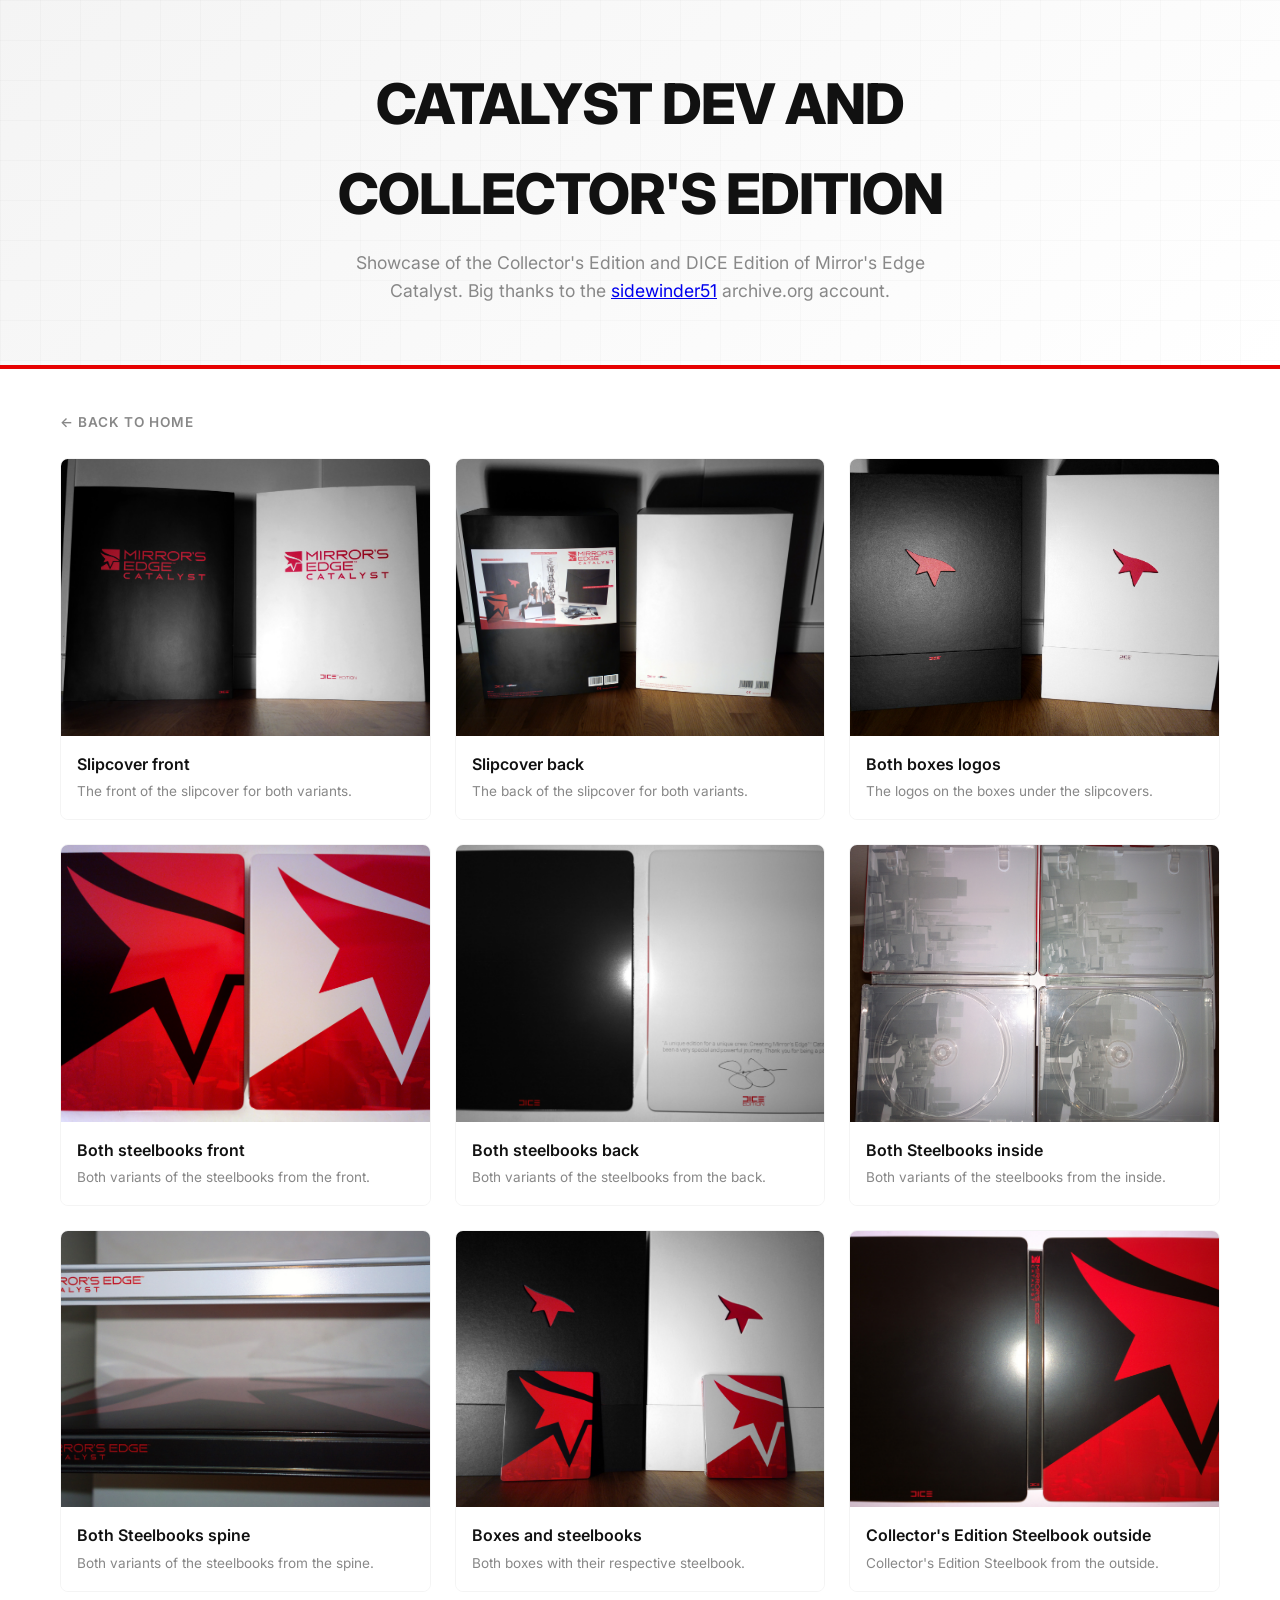
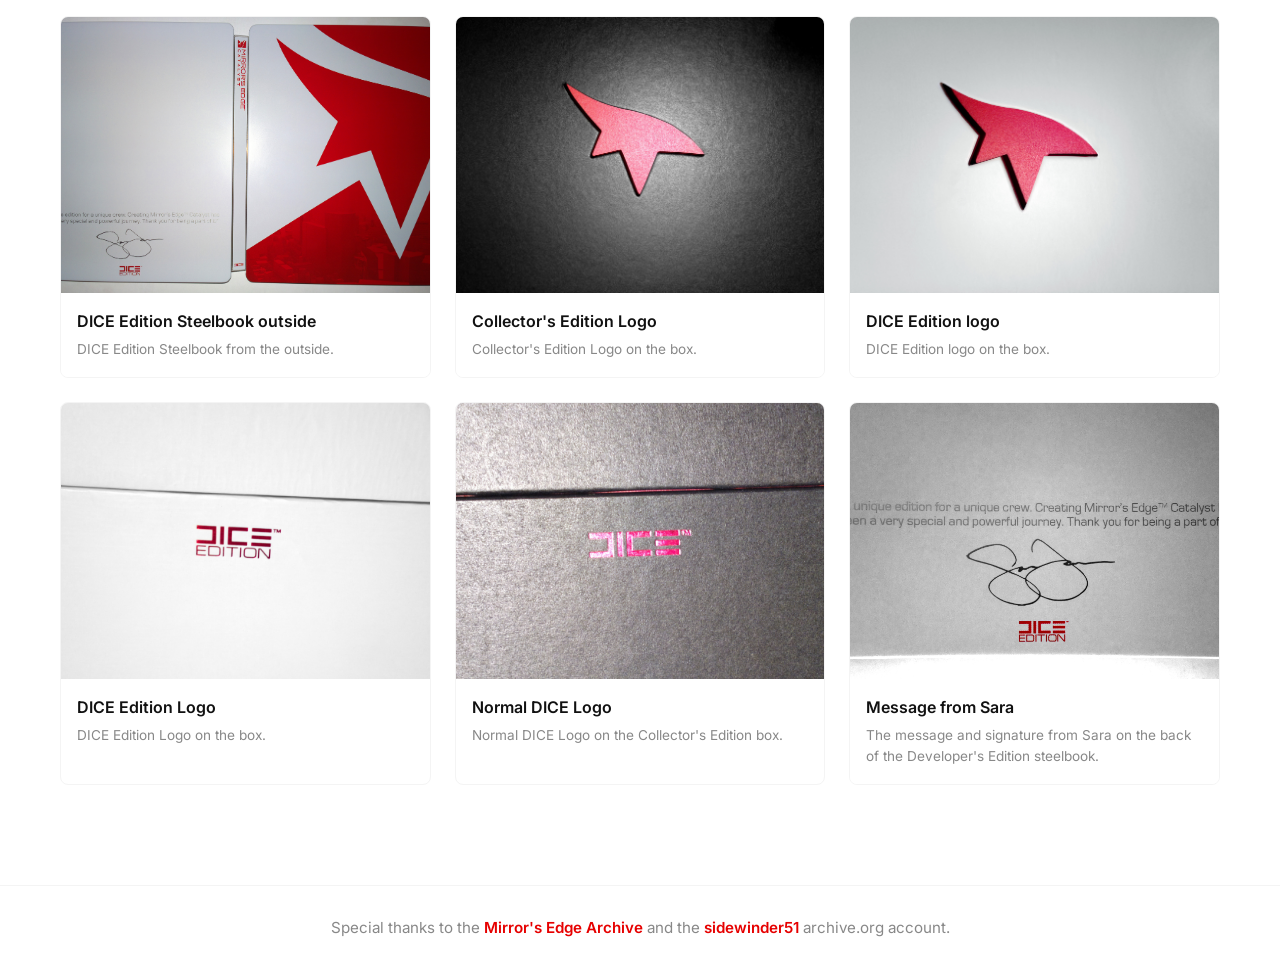
<file: dev-edition.html>
<!DOCTYPE html>
<html lang="en">

<head>
    <meta charset="UTF-8">
    <meta name="viewport" content="width=device-width, initial-scale=1.0">
    <title>Catalyst Dev and Collector's Edition - Mirror's Edge Archive</title>
    <link rel="manifest" href="manifest.json" />
    <meta name="theme-color" content="#5E8ABF" />
    <link rel="preconnect" href="https://fonts.googleapis.com" />
    <link rel="preconnect" href="https://fonts.gstatic.com" crossorigin />
    <link href="https://fonts.googleapis.com/css2?family=Inter:wght@300;400;600;800&display=swap" rel="stylesheet">
    <link rel="stylesheet" href="styles.css">
</head>

<body>
    <header class="hero" style="min-height: 25vh;">
        <div class="hero-content">
            <h1>Catalyst Dev and Collector's Edition</h1>
            <p>Showcase of the Collector's Edition and DICE Edition of Mirror's Edge Catalyst. Big thanks to the <a
                    href="https://archive.org/details/@sidewinder51" target="_blank">sidewinder51</a>
                archive.org account.</p>
        </div>
    </header>

    <main class="archive-container">
        <a href="index.html" class="back-link">&larr; Back to Home</a>

        <section class="gallery" id="gallery">
            <article class="gallery-item">
                <div class="image-placeholder bg-catalyst">
                    <img loading="lazy" src="images/dev-edition/both boxes front.jpg"
                        alt="The front of the slipcover for both variants">
                </div>
                <div class="item-info">
                    <h3>Slipcover front</h3>
                    <p>The front of the slipcover for both variants.</p>
                </div>
            </article>

            <article class="gallery-item">
                <div class="image-placeholder bg-catalyst">
                    <img loading="lazy" src="images/dev-edition/both boxes back.jpg" alt="The back of the slipcover for both variants">
                </div>
                <div class="item-info">
                    <h3>Slipcover back</h3>
                    <p>The back of the slipcover for both variants.</p>
                </div>
            </article>

            <article class="gallery-item">
                <div class="image-placeholder bg-catalyst">
                    <img loading="lazy" src="images/dev-edition/both boxes logos.jpg" alt="Both boxes logos">
                </div>
                <div class="item-info">
                    <h3>Both boxes logos</h3>
                    <p>The logos on the boxes under the slipcovers.</p>
                </div>
            </article>

            <article class="gallery-item">
                <div class="image-placeholder bg-catalyst">
                    <img loading="lazy" src="images/dev-edition/both steelbooks.jpg" alt="Both steelbooks">
                </div>
                <div class="item-info">
                    <h3>Both steelbooks front</h3>
                    <p>Both variants of the steelbooks from the front.</p>
                </div>
            </article>

            <article class="gallery-item">
                <div class="image-placeholder bg-catalyst">
                    <img loading="lazy" src="images/dev-edition/both steelbooks back.jpg" alt="Both steelbooks back">
                </div>
                <div class="item-info">
                    <h3>Both steelbooks back</h3>
                    <p>Both variants of the steelbooks from the back.</p>
                </div>
            </article>

            <article class="gallery-item">
                <div class="image-placeholder bg-catalyst">
                    <img loading="lazy" src="images/dev-edition/Both Steelbooks inside.jpg" alt="Both Steelbooks inside">
                </div>
                <div class="item-info">
                    <h3>Both Steelbooks inside</h3>
                    <p>Both variants of the steelbooks from the inside.</p>
                </div>
            </article>

            <article class="gallery-item">
                <div class="image-placeholder bg-catalyst">
                    <img loading="lazy" src="images/dev-edition/Both Steelbooks spine.jpg" alt="Both Steelbooks spine">
                </div>
                <div class="item-info">
                    <h3>Both Steelbooks spine</h3>
                    <p>Both variants of the steelbooks from the spine.</p>
                </div>
            </article>

            <article class="gallery-item">
                <div class="image-placeholder bg-catalyst">
                    <img loading="lazy" src="images/dev-edition/boxes and steelbooks.jpg" alt="Boxes and steelbooks">
                </div>
                <div class="item-info">
                    <h3>Boxes and steelbooks</h3>
                    <p>Both boxes with their respective steelbook.</p>
                </div>
            </article>

            <article class="gallery-item">
                <div class="image-placeholder bg-catalyst">
                    <img loading="lazy" src="images/dev-edition/CE Steelbook outside.jpg" alt="CE Steelbook outside">
                </div>
                <div class="item-info">
                    <h3>Collector's Edition Steelbook outside</h3>
                    <p>Collector's Edition Steelbook from the outside.</p>
                </div>
            </article>

            <article class="gallery-item">
                <div class="image-placeholder bg-catalyst">
                    <img loading="lazy" src="images/dev-edition/DICE Edition Steelbook outside.jpg"
                        alt="DICE Edition Steelbook outside">
                </div>
                <div class="item-info">
                    <h3>DICE Edition Steelbook outside</h3>
                    <p>DICE Edition Steelbook from the outside.</p>
                </div>
            </article>

            <article class="gallery-item">
                <div class="image-placeholder bg-catalyst">
                    <img loading="lazy" src="images/dev-edition/Collector's Edition Logo.jpg" alt="Collector's Edition Logo">
                </div>
                <div class="item-info">
                    <h3>Collector's Edition Logo</h3>
                    <p>Collector's Edition Logo on the box.</p>
                </div>
            </article>

            <article class="gallery-item">
                <div class="image-placeholder bg-catalyst">
                    <img loading="lazy" src="images/dev-edition/DICE Edition logo.jpg" alt="DICE Edition logo">
                </div>
                <div class="item-info">
                    <h3>DICE Edition logo</h3>
                    <p>DICE Edition logo on the box.</p>
                </div>
            </article>

            <article class="gallery-item">
                <div class="image-placeholder bg-catalyst">
                    <img loading="lazy" src="images/dev-edition/DICE Edition Logo on box.jpg" alt="DICE Edition Logo on box">
                </div>
                <div class="item-info">
                    <h3>DICE Edition Logo</h3>
                    <p>DICE Edition Logo on the box.</p>
                </div>
            </article>

            <article class="gallery-item">
                <div class="image-placeholder bg-catalyst">
                    <img loading="lazy" src="images/dev-edition/DICE Logo on CE box.jpg" alt="DICE Logo on CE box">
                </div>
                <div class="item-info">
                    <h3>Normal DICE Logo</h3>
                    <p>Normal DICE Logo on the Collector's Edition box.</p>
                </div>
            </article>

            <article class="gallery-item">
                <div class="image-placeholder bg-catalyst">
                    <img loading="lazy" src="images/dev-edition/Message from Sara.jpg" alt="Message from Sara">
                </div>
                <div class="item-info">
                    <h3>Message from Sara</h3>
                    <p>The message and signature from Sara on the back of the Developer's Edition steelbook.</p>
                </div>
            </article>
        </section>
    </main>

    <!-- Modal Lightbox -->
    <div class="lightbox" id="lightbox" aria-hidden="true" role="dialog" aria-modal="true"
        aria-labelledby="lightbox-title">
        <button class="lightbox-close" aria-label="Close modal">&times;</button>
        <div class="lightbox-content">
            <div class="lightbox-image-container"></div>
            <div class="lightbox-caption" id="lightbox-title"></div>
        </div>
    </div>

    <footer class="site-footer">
        <div class="footer-content">
            <p>Special thanks to the <a href="https://www.mirrorsedgearchive.org/" target="_blank">Mirror's Edge
                    Archive</a> and the <a href="https://archive.org/details/@sidewinder51"
                    target="_blank">sidewinder51</a>
                archive.org account.</p>
        </div>
    </footer>

    <script src="script.js" defer></script>
    <script>
    </script>
    <script>
        if ('serviceWorker' in navigator) {
            navigator.serviceWorker.register('/Mirrors-Edge-Archive/sw.js').then(() => {});
        }
    </script>
</body>

</html>
</file>
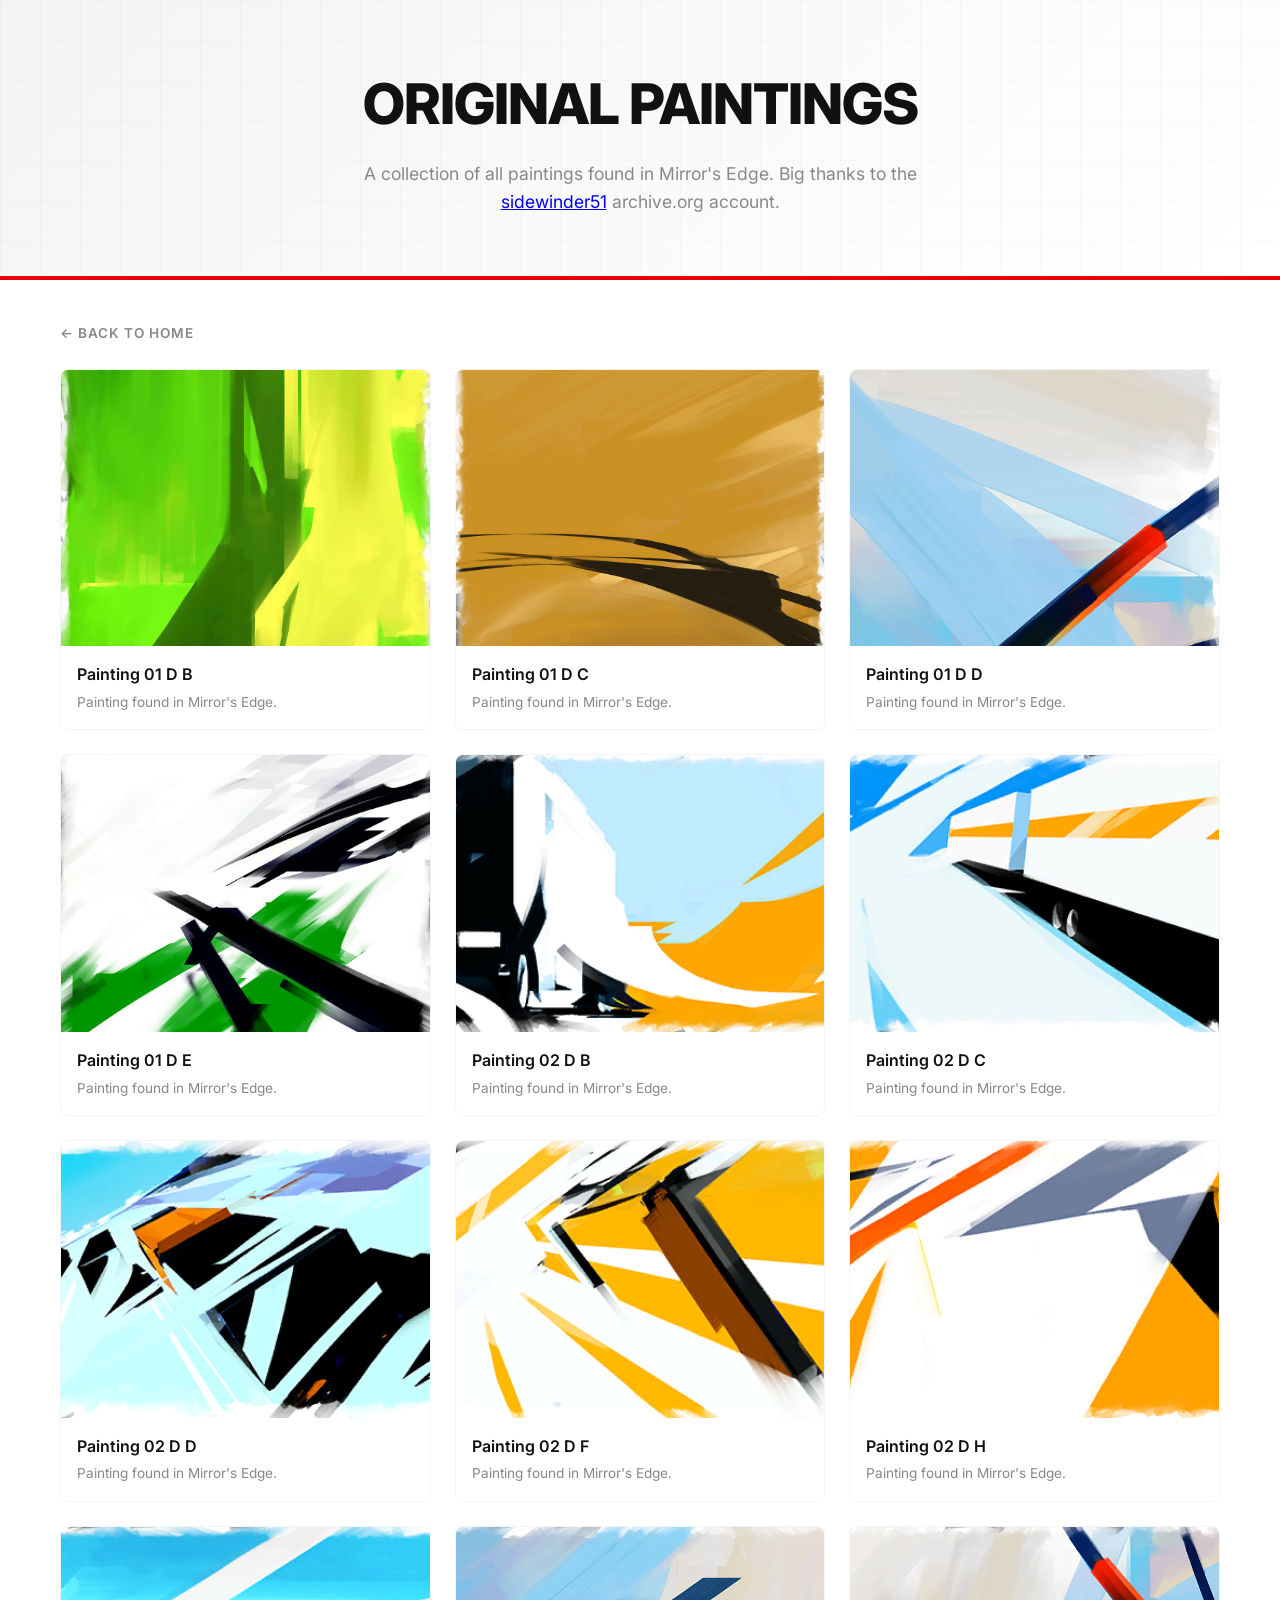
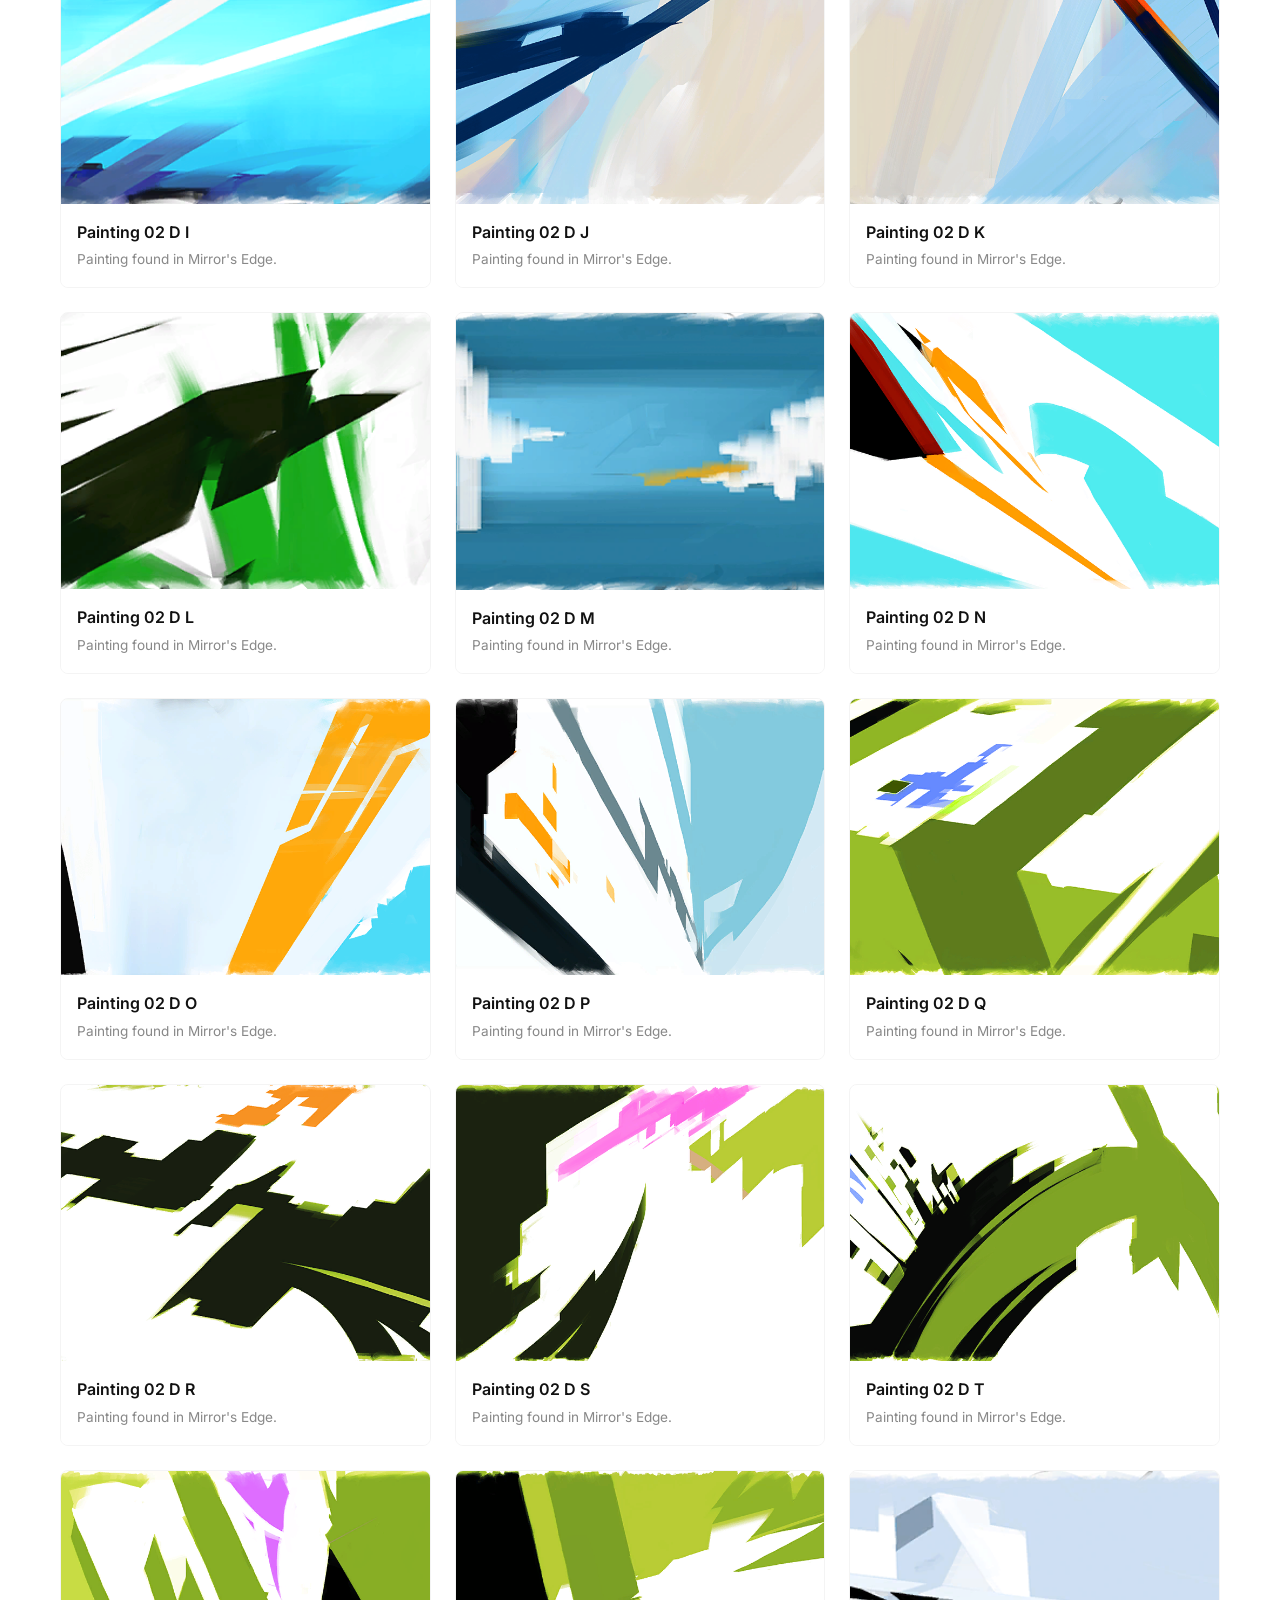
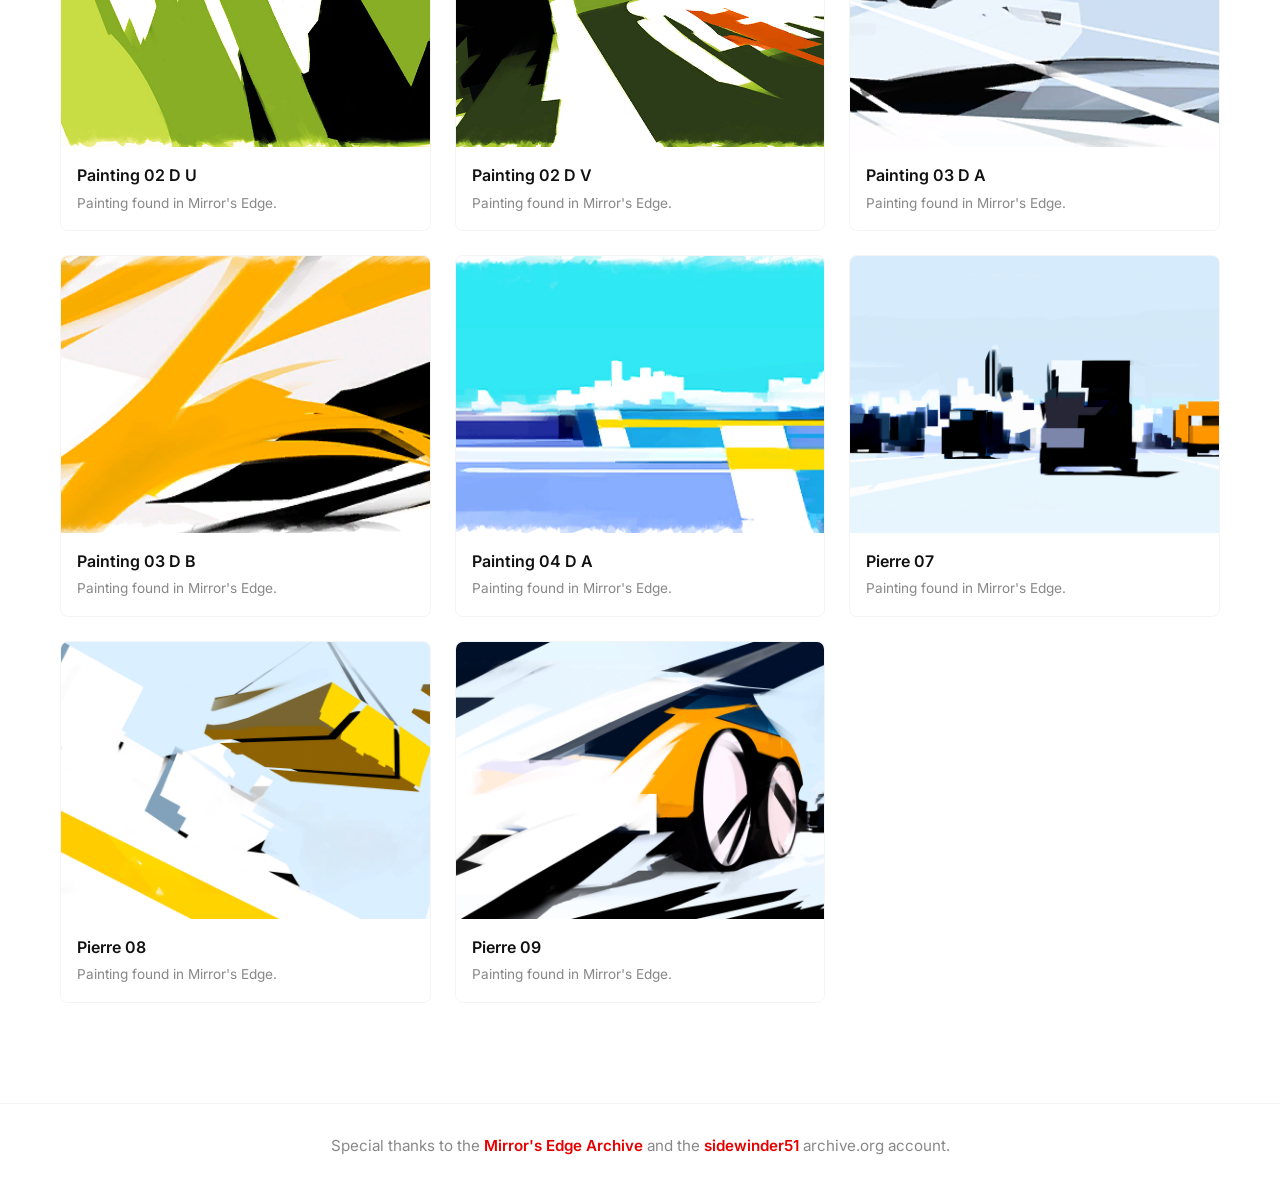
<file: paintings.html>
<!DOCTYPE html>
<html lang="en">

<head>
    <meta charset="UTF-8">
    <meta name="viewport" content="width=device-width, initial-scale=1.0">
    <title>Original Paintings - Mirror's Edge Archive</title>
    <link rel="manifest" href="manifest.json" />
    <meta name="theme-color" content="#5E8ABF" />
    <link rel="preconnect" href="https://fonts.googleapis.com" />
    <link rel="preconnect" href="https://fonts.gstatic.com" crossorigin />
    <link href="https://fonts.googleapis.com/css2?family=Inter:wght@300;400;600;800&display=swap" rel="stylesheet">
    <link rel="stylesheet" href="styles.css">
</head>

<body>
    <header class="hero" style="min-height: 25vh;">
        <div class="hero-content">
            <h1>Original Paintings</h1>
            <p>A collection of all paintings found in Mirror's Edge. Big thanks to the <a
                    href="https://archive.org/details/@sidewinder51" target="_blank">sidewinder51</a> archive.org
                account.</p>
        </div>
    </header>

    <main class="archive-container">
        <a href="index.html" class="back-link">&larr; Back to Home</a>

        <section class="gallery" id="gallery">
            <article class="gallery-item">
                <div class="image-placeholder bg-pure">
                    <img loading="lazy" src="images/medge_paintings/T_Painting_01_D_b.png" alt="Painting 01 D B">
                </div>
                <div class="item-info">
                    <h3>Painting 01 D B</h3>
                    <p>Painting found in Mirror's Edge.</p>
                </div>
            </article>

            <article class="gallery-item">
                <div class="image-placeholder bg-pure">
                    <img loading="lazy" src="images/medge_paintings/T_Painting_01_D_c.png" alt="Painting 01 D C">
                </div>
                <div class="item-info">
                    <h3>Painting 01 D C</h3>
                    <p>Painting found in Mirror's Edge.</p>
                </div>
            </article>

            <article class="gallery-item">
                <div class="image-placeholder bg-pure">
                    <img loading="lazy" src="images/medge_paintings/T_Painting_01_D_d.png" alt="Painting 01 D D">
                </div>
                <div class="item-info">
                    <h3>Painting 01 D D</h3>
                    <p>Painting found in Mirror's Edge.</p>
                </div>
            </article>

            <article class="gallery-item">
                <div class="image-placeholder bg-pure">
                    <img loading="lazy" src="images/medge_paintings/T_Painting_01_D_e.png" alt="Painting 01 D E">
                </div>
                <div class="item-info">
                    <h3>Painting 01 D E</h3>
                    <p>Painting found in Mirror's Edge.</p>
                </div>
            </article>

            <article class="gallery-item">
                <div class="image-placeholder bg-pure">
                    <img loading="lazy" src="images/medge_paintings/T_Painting_02_D_b.png" alt="Painting 02 D B">
                </div>
                <div class="item-info">
                    <h3>Painting 02 D B</h3>
                    <p>Painting found in Mirror's Edge.</p>
                </div>
            </article>

            <article class="gallery-item">
                <div class="image-placeholder bg-pure">
                    <img loading="lazy" src="images/medge_paintings/T_Painting_02_D_c.png" alt="Painting 02 D C">
                </div>
                <div class="item-info">
                    <h3>Painting 02 D C</h3>
                    <p>Painting found in Mirror's Edge.</p>
                </div>
            </article>

            <article class="gallery-item">
                <div class="image-placeholder bg-pure">
                    <img loading="lazy" src="images/medge_paintings/T_Painting_02_D_d.png" alt="Painting 02 D D">
                </div>
                <div class="item-info">
                    <h3>Painting 02 D D</h3>
                    <p>Painting found in Mirror's Edge.</p>
                </div>
            </article>

            <article class="gallery-item">
                <div class="image-placeholder bg-pure">
                    <img loading="lazy" src="images/medge_paintings/T_Painting_02_D_f.png" alt="Painting 02 D F">
                </div>
                <div class="item-info">
                    <h3>Painting 02 D F</h3>
                    <p>Painting found in Mirror's Edge.</p>
                </div>
            </article>

            <article class="gallery-item">
                <div class="image-placeholder bg-pure">
                    <img loading="lazy" src="images/medge_paintings/T_Painting_02_D_h.png" alt="Painting 02 D H">
                </div>
                <div class="item-info">
                    <h3>Painting 02 D H</h3>
                    <p>Painting found in Mirror's Edge.</p>
                </div>
            </article>

            <article class="gallery-item">
                <div class="image-placeholder bg-pure">
                    <img loading="lazy" src="images/medge_paintings/T_Painting_02_D_i.png" alt="Painting 02 D I">
                </div>
                <div class="item-info">
                    <h3>Painting 02 D I</h3>
                    <p>Painting found in Mirror's Edge.</p>
                </div>
            </article>

            <article class="gallery-item">
                <div class="image-placeholder bg-pure">
                    <img loading="lazy" src="images/medge_paintings/T_Painting_02_D_j.png" alt="Painting 02 D J">
                </div>
                <div class="item-info">
                    <h3>Painting 02 D J</h3>
                    <p>Painting found in Mirror's Edge.</p>
                </div>
            </article>

            <article class="gallery-item">
                <div class="image-placeholder bg-pure">
                    <img loading="lazy" src="images/medge_paintings/T_Painting_02_D_k.png" alt="Painting 02 D K">
                </div>
                <div class="item-info">
                    <h3>Painting 02 D K</h3>
                    <p>Painting found in Mirror's Edge.</p>
                </div>
            </article>

            <article class="gallery-item">
                <div class="image-placeholder bg-pure">
                    <img loading="lazy" src="images/medge_paintings/T_Painting_02_D_l.png" alt="Painting 02 D L">
                </div>
                <div class="item-info">
                    <h3>Painting 02 D L</h3>
                    <p>Painting found in Mirror's Edge.</p>
                </div>
            </article>

            <article class="gallery-item">
                <div class="image-placeholder bg-pure">
                    <img loading="lazy" src="images/medge_paintings/T_Painting_02_D_m.png" alt="Painting 02 D M">
                </div>
                <div class="item-info">
                    <h3>Painting 02 D M</h3>
                    <p>Painting found in Mirror's Edge.</p>
                </div>
            </article>

            <article class="gallery-item">
                <div class="image-placeholder bg-pure">
                    <img loading="lazy" src="images/medge_paintings/T_Painting_02_D_n.png" alt="Painting 02 D N">
                </div>
                <div class="item-info">
                    <h3>Painting 02 D N</h3>
                    <p>Painting found in Mirror's Edge.</p>
                </div>
            </article>

            <article class="gallery-item">
                <div class="image-placeholder bg-pure">
                    <img loading="lazy" src="images/medge_paintings/T_Painting_02_D_o.png" alt="Painting 02 D O">
                </div>
                <div class="item-info">
                    <h3>Painting 02 D O</h3>
                    <p>Painting found in Mirror's Edge.</p>
                </div>
            </article>

            <article class="gallery-item">
                <div class="image-placeholder bg-pure">
                    <img loading="lazy" src="images/medge_paintings/T_Painting_02_D_p.png" alt="Painting 02 D P">
                </div>
                <div class="item-info">
                    <h3>Painting 02 D P</h3>
                    <p>Painting found in Mirror's Edge.</p>
                </div>
            </article>

            <article class="gallery-item">
                <div class="image-placeholder bg-pure">
                    <img loading="lazy" src="images/medge_paintings/T_Painting_02_D_q.png" alt="Painting 02 D Q">
                </div>
                <div class="item-info">
                    <h3>Painting 02 D Q</h3>
                    <p>Painting found in Mirror's Edge.</p>
                </div>
            </article>

            <article class="gallery-item">
                <div class="image-placeholder bg-pure">
                    <img loading="lazy" src="images/medge_paintings/T_Painting_02_D_r.png" alt="Painting 02 D R">
                </div>
                <div class="item-info">
                    <h3>Painting 02 D R</h3>
                    <p>Painting found in Mirror's Edge.</p>
                </div>
            </article>

            <article class="gallery-item">
                <div class="image-placeholder bg-pure">
                    <img loading="lazy" src="images/medge_paintings/T_Painting_02_D_s.png" alt="Painting 02 D S">
                </div>
                <div class="item-info">
                    <h3>Painting 02 D S</h3>
                    <p>Painting found in Mirror's Edge.</p>
                </div>
            </article>

            <article class="gallery-item">
                <div class="image-placeholder bg-pure">
                    <img loading="lazy" src="images/medge_paintings/T_Painting_02_D_t.png" alt="Painting 02 D T">
                </div>
                <div class="item-info">
                    <h3>Painting 02 D T</h3>
                    <p>Painting found in Mirror's Edge.</p>
                </div>
            </article>

            <article class="gallery-item">
                <div class="image-placeholder bg-pure">
                    <img loading="lazy" src="images/medge_paintings/T_Painting_02_D_u.png" alt="Painting 02 D U">
                </div>
                <div class="item-info">
                    <h3>Painting 02 D U</h3>
                    <p>Painting found in Mirror's Edge.</p>
                </div>
            </article>

            <article class="gallery-item">
                <div class="image-placeholder bg-pure">
                    <img loading="lazy" src="images/medge_paintings/T_Painting_02_D_v.png" alt="Painting 02 D V">
                </div>
                <div class="item-info">
                    <h3>Painting 02 D V</h3>
                    <p>Painting found in Mirror's Edge.</p>
                </div>
            </article>

            <article class="gallery-item">
                <div class="image-placeholder bg-pure">
                    <img loading="lazy" src="images/medge_paintings/T_Painting_03_D_a.png" alt="Painting 03 D A">
                </div>
                <div class="item-info">
                    <h3>Painting 03 D A</h3>
                    <p>Painting found in Mirror's Edge.</p>
                </div>
            </article>

            <article class="gallery-item">
                <div class="image-placeholder bg-pure">
                    <img loading="lazy" src="images/medge_paintings/T_Painting_03_D_b.png" alt="Painting 03 D B">
                </div>
                <div class="item-info">
                    <h3>Painting 03 D B</h3>
                    <p>Painting found in Mirror's Edge.</p>
                </div>
            </article>

            <article class="gallery-item">
                <div class="image-placeholder bg-pure">
                    <img loading="lazy" src="images/medge_paintings/T_Painting_04_D_a.png" alt="Painting 04 D A">
                </div>
                <div class="item-info">
                    <h3>Painting 04 D A</h3>
                    <p>Painting found in Mirror's Edge.</p>
                </div>
            </article>

            <article class="gallery-item">
                <div class="image-placeholder bg-pure">
                    <img loading="lazy" src="images/medge_paintings/T_Pierre_07.png" alt="Pierre 07">
                </div>
                <div class="item-info">
                    <h3>Pierre 07</h3>
                    <p>Painting found in Mirror's Edge.</p>
                </div>
            </article>

            <article class="gallery-item">
                <div class="image-placeholder bg-pure">
                    <img loading="lazy" src="images/medge_paintings/T_Pierre_08.png" alt="Pierre 08">
                </div>
                <div class="item-info">
                    <h3>Pierre 08</h3>
                    <p>Painting found in Mirror's Edge.</p>
                </div>
            </article>

            <article class="gallery-item">
                <div class="image-placeholder bg-pure">
                    <img loading="lazy" src="images/medge_paintings/T_Pierre_09.png" alt="Pierre 09">
                </div>
                <div class="item-info">
                    <h3>Pierre 09</h3>
                    <p>Painting found in Mirror's Edge.</p>
                </div>
            </article>
        </section>
    </main>

    <!-- Modal Lightbox -->
    <div class="lightbox" id="lightbox" aria-hidden="true" role="dialog" aria-modal="true"
        aria-labelledby="lightbox-title">
        <button class="lightbox-close" aria-label="Close modal">&times;</button>
        <div class="lightbox-content">
            <div class="lightbox-image-container"></div>
            <div class="lightbox-caption" id="lightbox-title"></div>
        </div>
    </div>

    <footer class="site-footer">
        <div class="footer-content">
            <p>Special thanks to the <a href="https://www.mirrorsedgearchive.org/" target="_blank">Mirror's Edge
                    Archive</a> and the <a href="https://archive.org/details/@sidewinder51"
                    target="_blank">sidewinder51</a>
                archive.org account.</p>
        </div>
    </footer>

    <script src="script.js" defer></script>
    <script>
    </script>
    <script>
        if ('serviceWorker' in navigator) {
            navigator.serviceWorker.register('/Mirrors-Edge-Archive/sw.js').then(() => {});
        }
    </script>
</body>

</html>
</file>
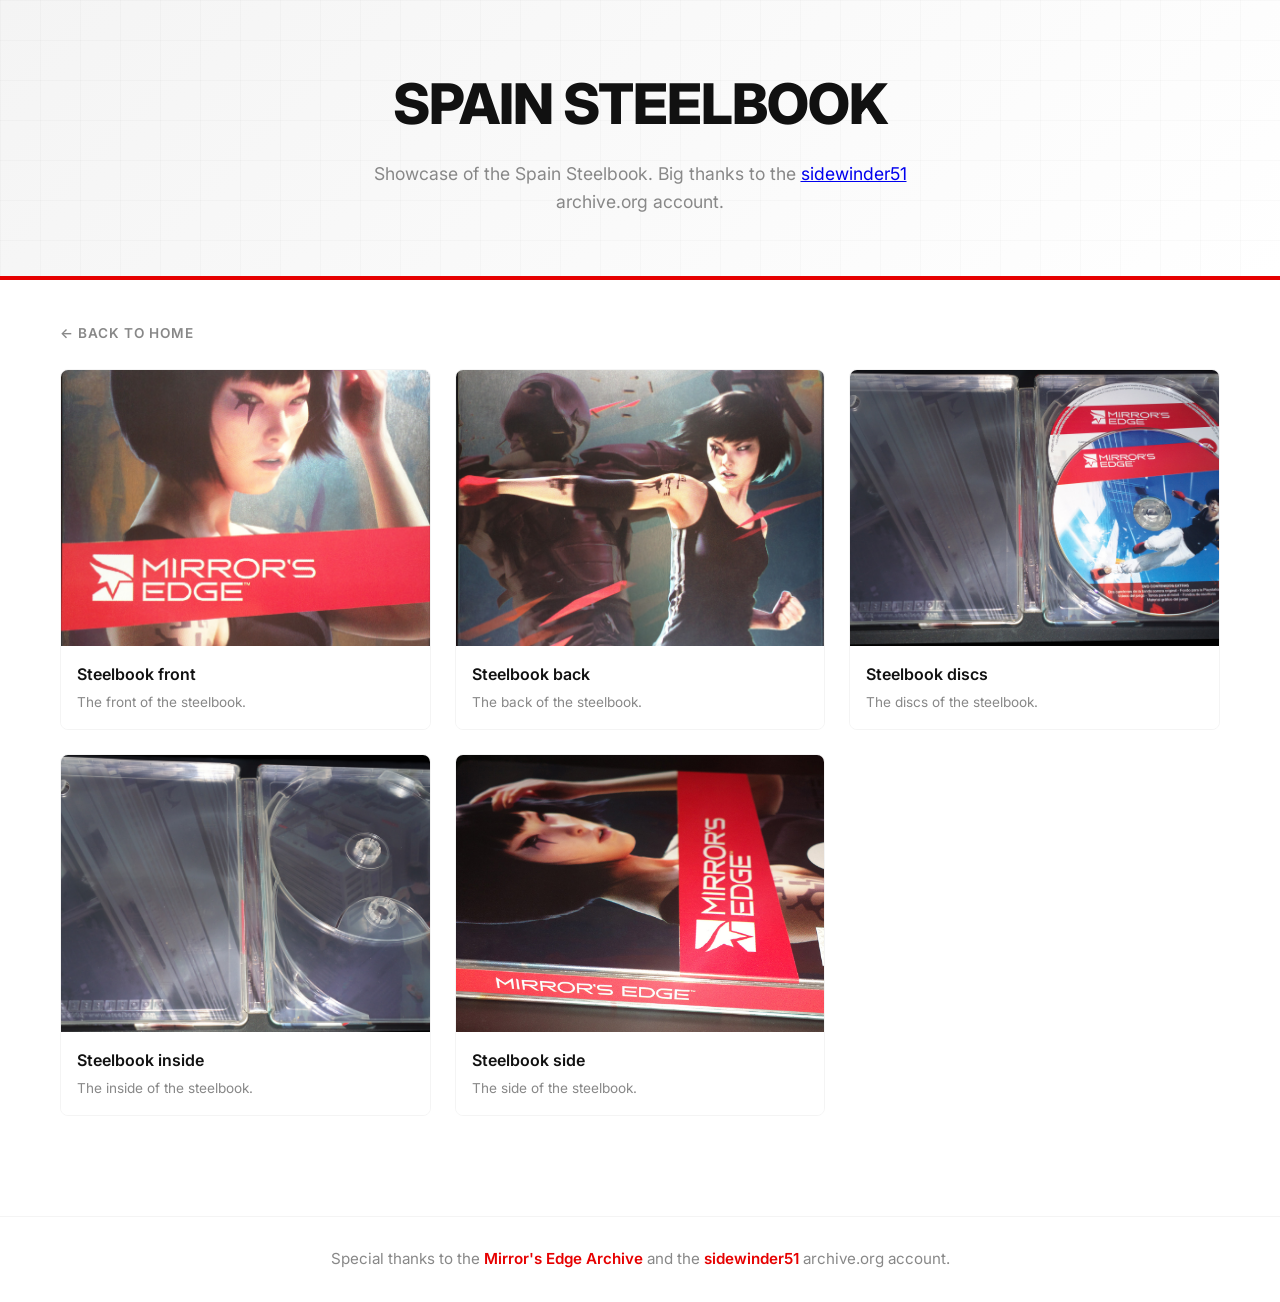
<file: steelbook.html>
<!DOCTYPE html>
<html lang="en">

<head>
    <meta charset="UTF-8">
    <meta name="viewport" content="width=device-width, initial-scale=1.0">
    <title>Spain Steelbook - Mirror's Edge Archive</title>
    <link rel="manifest" href="manifest.json" />
    <meta name="theme-color" content="#5E8ABF" />
    <link rel="preconnect" href="https://fonts.googleapis.com" />
    <link rel="preconnect" href="https://fonts.gstatic.com" crossorigin />
    <link href="https://fonts.googleapis.com/css2?family=Inter:wght@300;400;600;800&display=swap" rel="stylesheet">
    <link rel="stylesheet" href="styles.css">
</head>

<body>
    <header class="hero" style="min-height: 25vh;">
        <div class="hero-content">
            <h1>Spain Steelbook</h1>
            <p>Showcase of the Spain Steelbook. Big thanks to the <a href="https://archive.org/details/@sidewinder51"
                    target="_blank">sidewinder51</a> archive.org
                account.</p>
        </div>
    </header>

    <main class="archive-container">
        <a href="index.html" class="back-link">&larr; Back to Home</a>

        <section class="gallery" id="gallery">
            <article class="gallery-item">
                <div class="image-placeholder bg-red">
                    <img loading="lazy" src="images/medge_steelbook/front.jpg" alt="Front">
                </div>
                <div class="item-info">
                    <h3>Steelbook front</h3>
                    <p>The front of the steelbook.</p>
                </div>
            </article>

            <article class="gallery-item">
                <div class="image-placeholder bg-red">
                    <img loading="lazy" src="images/medge_steelbook/back.jpg" alt="Back">
                </div>
                <div class="item-info">
                    <h3>Steelbook back</h3>
                    <p>The back of the steelbook.</p>
                </div>
            </article>

            <article class="gallery-item">
                <div class="image-placeholder bg-red">
                    <img loading="lazy" src="images/medge_steelbook/discs.jpg" alt="Discs">
                </div>
                <div class="item-info">
                    <h3>Steelbook discs</h3>
                    <p>The discs of the steelbook.</p>
                </div>
            </article>

            <article class="gallery-item">
                <div class="image-placeholder bg-red">
                    <img loading="lazy" src="images/medge_steelbook/inside.jpg" alt="Inside">
                </div>
                <div class="item-info">
                    <h3>Steelbook inside</h3>
                    <p>The inside of the steelbook.</p>
                </div>
            </article>

            <article class="gallery-item">
                <div class="image-placeholder bg-red">
                    <img loading="lazy" src="images/medge_steelbook/side.jpg" alt="Side">
                </div>
                <div class="item-info">
                    <h3>Steelbook side</h3>
                    <p>The side of the steelbook.</p>
                </div>
            </article>
        </section>
    </main>

    <!-- Modal Lightbox -->
    <div class="lightbox" id="lightbox" aria-hidden="true" role="dialog" aria-modal="true"
        aria-labelledby="lightbox-title">
        <button class="lightbox-close" aria-label="Close modal">&times;</button>
        <div class="lightbox-content">
            <div class="lightbox-image-container"></div>
            <div class="lightbox-caption" id="lightbox-title"></div>
        </div>
    </div>

    <footer class="site-footer">
        <div class="footer-content">
            <p>Special thanks to the <a href="https://www.mirrorsedgearchive.org/" target="_blank">Mirror's Edge
                    Archive</a> and the <a href="https://archive.org/details/@sidewinder51"
                    target="_blank">sidewinder51</a>
                archive.org account.</p>
        </div>
    </footer>

    <script src="script.js" defer></script>
    <script>
    </script>
    <script>
        if ('serviceWorker' in navigator) {
            navigator.serviceWorker.register('/Mirrors-Edge-Archive/sw.js').then(() => {});
        }
    </script>
</body>

</html>
</file>
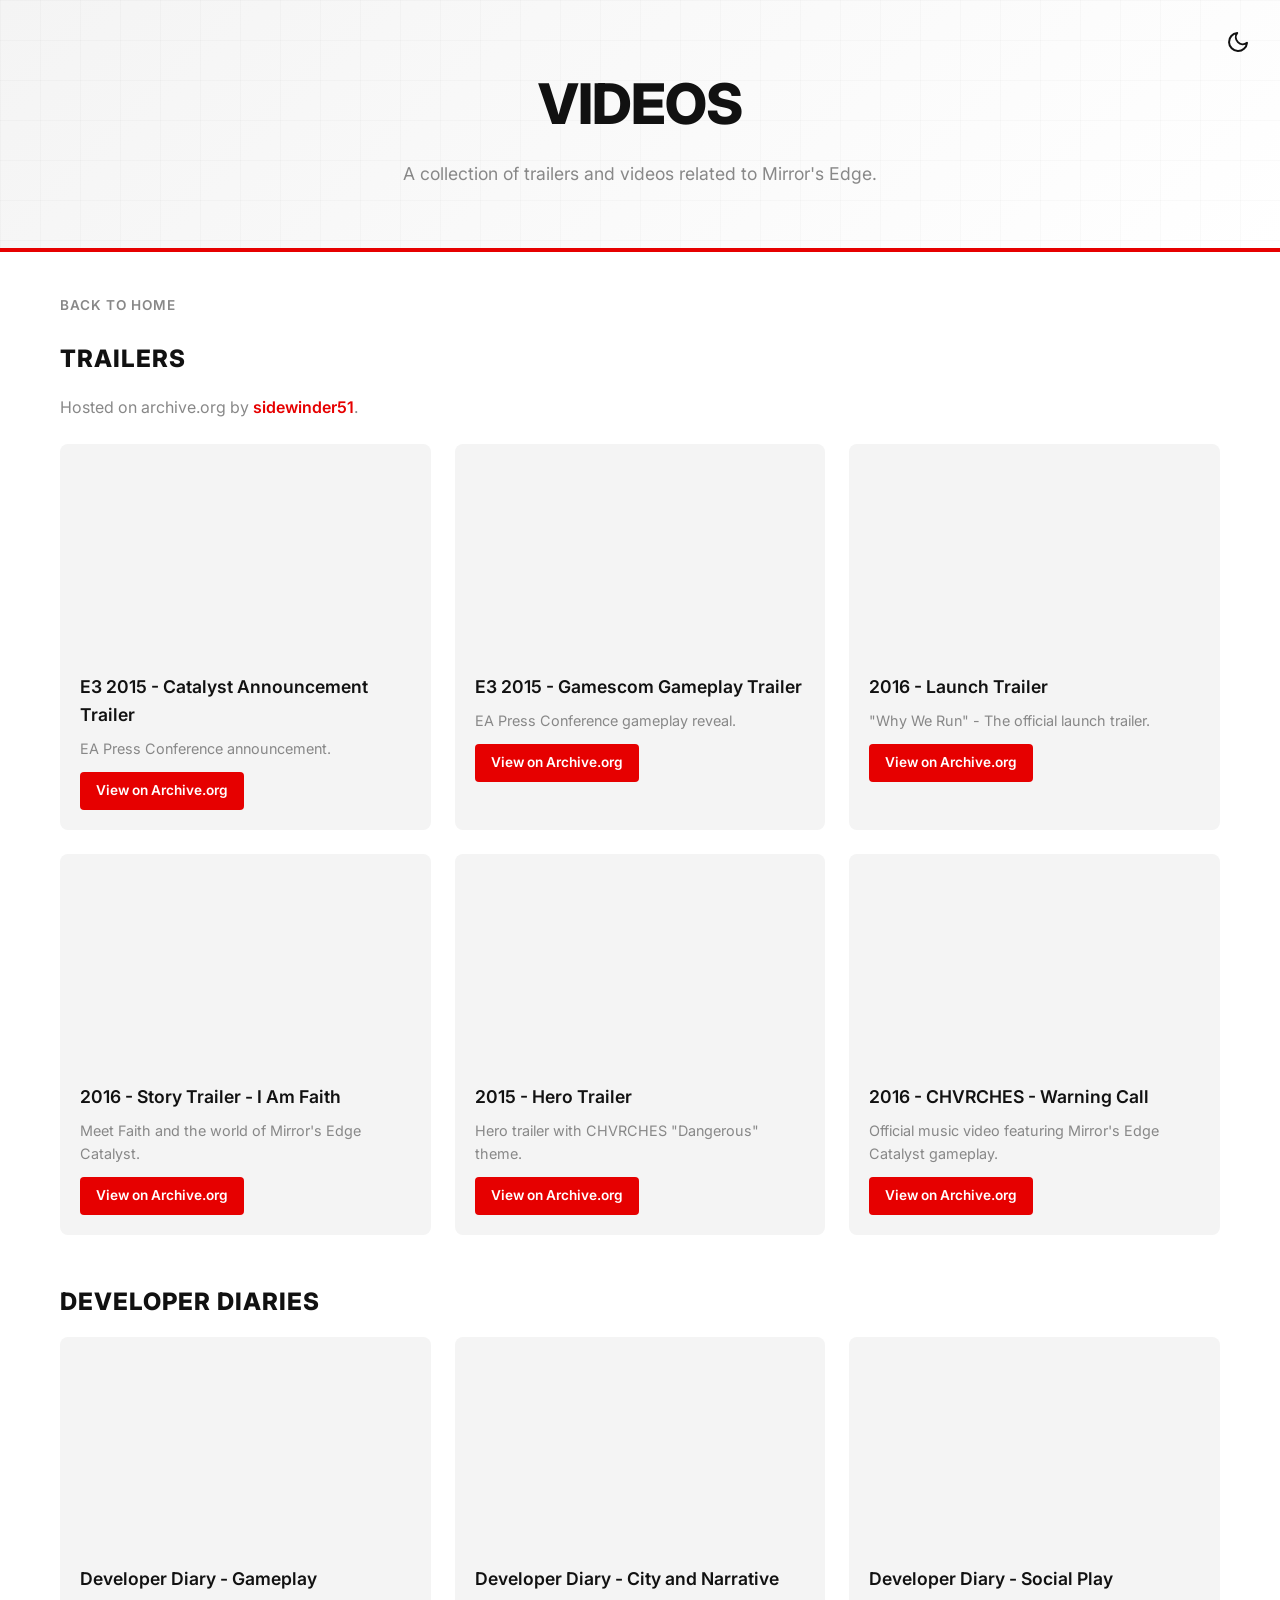
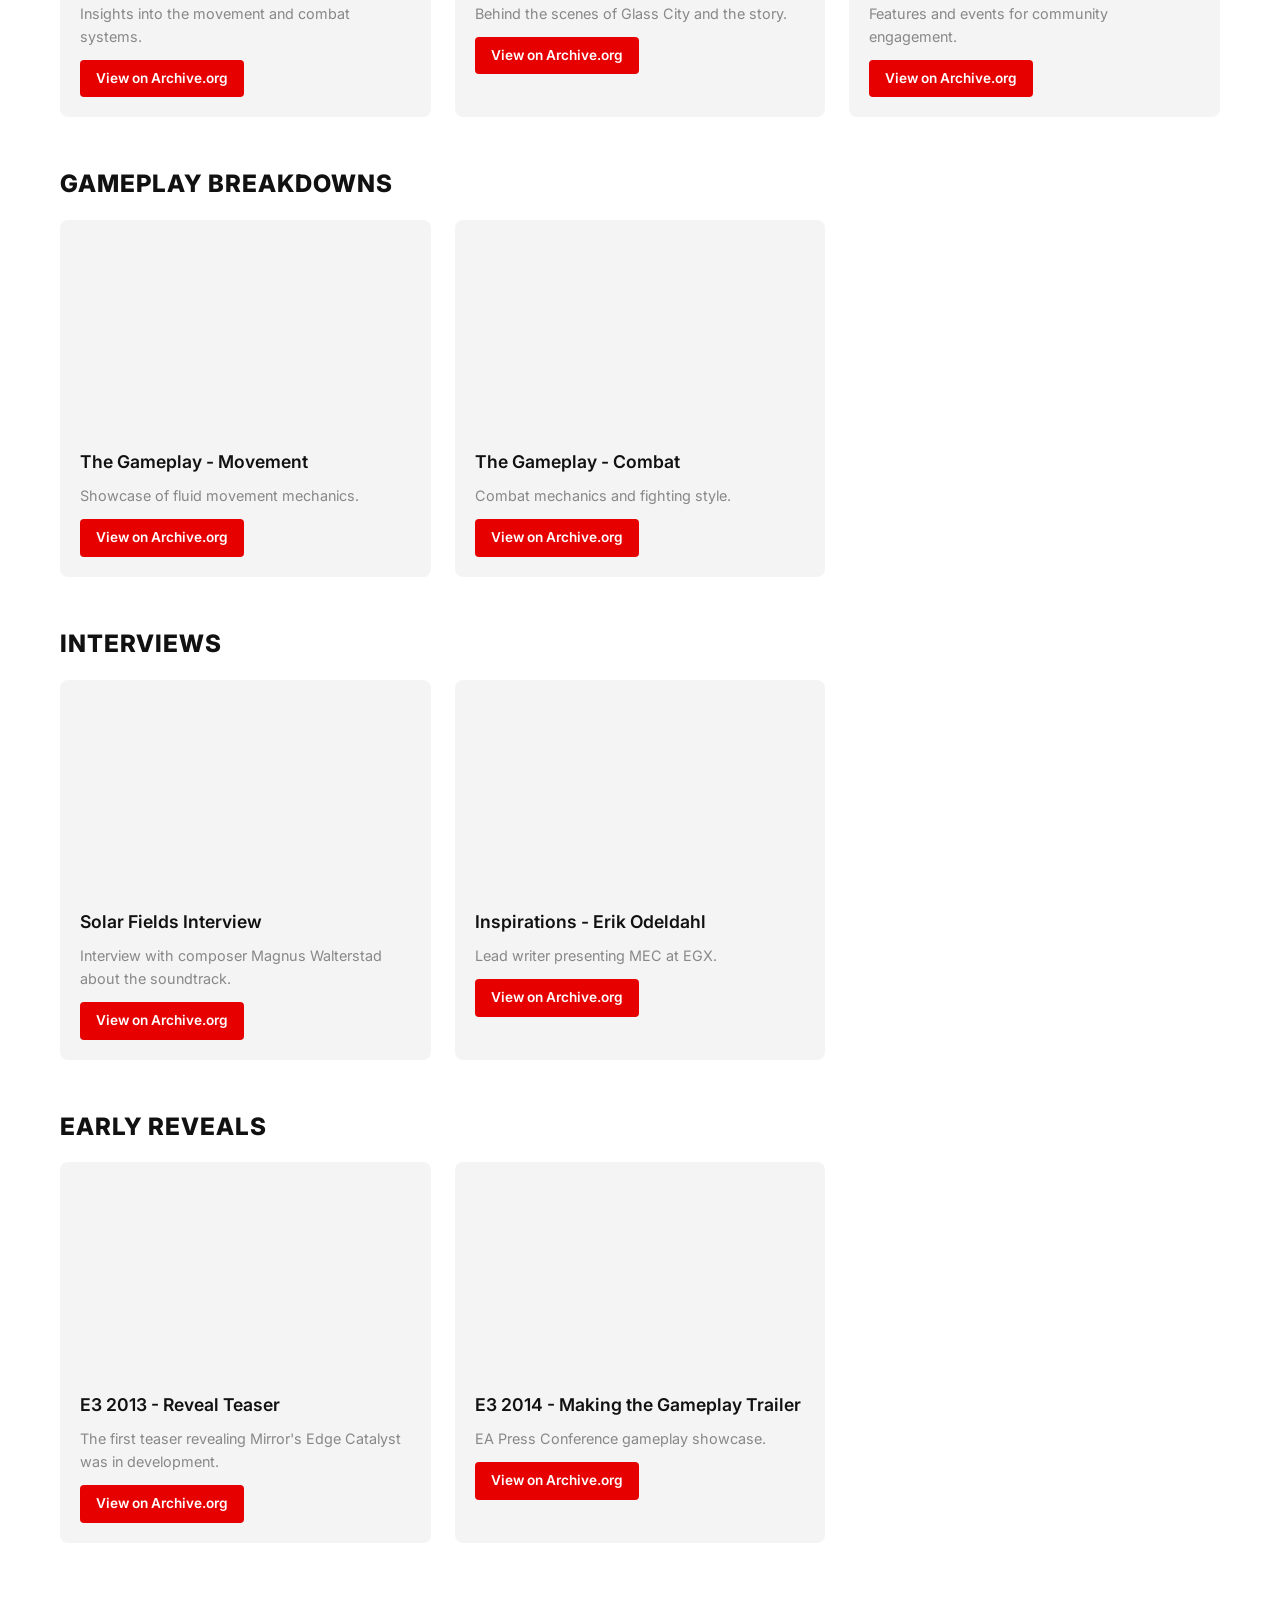
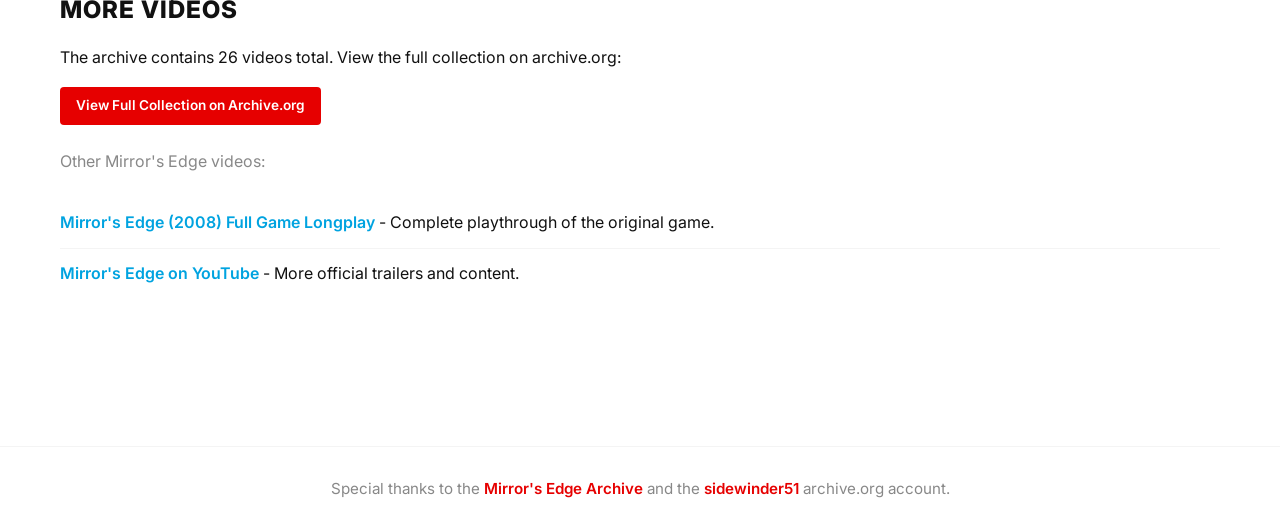
<file: videos.html>
<!DOCTYPE html>
<html lang="en">

<head>
    <meta charset="UTF-8">
    <meta name="viewport" content="width=device-width, initial-scale=1.0">
    <title>Videos - Mirror's Edge Archive</title>
    <meta name="description" content="Videos related to Mirror's Edge and Mirror's Edge Catalyst from archive.org.">
    <link rel="manifest" href="manifest.json" />
    <meta name="theme-color" content="#5E8ABF" />
    <link rel="preconnect" href="https://fonts.googleapis.com" />
    <link rel="preconnect" href="https://fonts.gstatic.com" crossorigin />
    <link href="https://fonts.googleapis.com/css2?family=Inter:wght@300;400;600;800&display=swap" rel="stylesheet">
    <link rel="stylesheet" href="styles.css">
</head>

<body>
    <header class="hero" style="min-height: 25vh;">
        <button id="theme-toggle" class="theme-toggle" aria-label="Toggle dark mode">
            <svg class="moon-icon" xmlns="http://www.w3.org/2000/svg" width="24" height="24" viewBox="0 0 24 24"
                fill="none" stroke="currentColor" stroke-width="2" stroke-linecap="round" stroke-linejoin="round">
                <path d="M21 12.79A9 9 0 1 1 11.21 3 7 7 0 0 0 21 12.79z"></path>
            </svg>
            <svg class="sun-icon hidden" xmlns="http://www.w3.org/2000/svg" width="24" height="24" viewBox="0 0 24 24"
                fill="none" stroke="currentColor" stroke-width="2" stroke-linecap="round" stroke-linejoin="round">
                <circle cx="12" cy="12" r="5"></circle>
                <line x1="12" y1="1" x2="12" y2="3"></line>
                <line x1="12" y1="21" x2="12" y2="23"></line>
                <line x1="4.22" y1="4.22" x2="5.64" y2="5.64"></line>
                <line x1="18.36" y1="18.36" x2="19.78" y2="19.78"></line>
                <line x1="1" y1="12" x2="3" y2="12"></line>
                <line x1="21" y1="12" x2="23" y2="12"></line>
                <line x1="4.22" y1="19.78" x2="5.64" y2="18.36"></line>
                <line x1="18.36" y1="5.64" x2="19.78" y2="4.22"></line>
            </svg>
        </button>
        <div class="hero-content">
            <h1>Videos</h1>
            <p>A collection of trailers and videos related to Mirror's Edge.</p>
        </div>
    </header>

    <main class="archive-container">
        <a href="index.html" class="back-link">Back to Home</a>

        <section class="videos-section">
            <h2>Trailers</h2>
            <p class="section-intro">Hosted on archive.org by <a href="https://archive.org/details/@sidewinder51" target="_blank">sidewinder51</a>.</p>

            <div class="video-grid">
                <div class="video-card">
                    <div class="video-embed">
                        <iframe src="https://archive.org/embed/medgec_trailers#2015%20-%20E3%20Catalyst%20Announcement%20Trailer" frameborder="0" webkitallowfullscreen="true" mozallowfullscreen="true" allowfullscreen></iframe>
                    </div>
                    <div class="video-info">
                        <h3>E3 2015 - Catalyst Announcement Trailer</h3>
                        <p>EA Press Conference announcement.</p>
                        <a href="https://archive.org/details/medgec_trailers" target="_blank" class="external-link">View on Archive.org</a>
                    </div>
                </div>

                <div class="video-card">
                    <div class="video-embed">
                        <iframe src="https://archive.org/embed/medgec_trailers#2015%20-%20Gamescom%20Gameplay%20Trailer" frameborder="0" webkitallowfullscreen="true" mozallowfullscreen="true" allowfullscreen></iframe>
                    </div>
                    <div class="video-info">
                        <h3>E3 2015 - Gamescom Gameplay Trailer</h3>
                        <p>EA Press Conference gameplay reveal.</p>
                        <a href="https://archive.org/details/medgec_trailers" target="_blank" class="external-link">View on Archive.org</a>
                    </div>
                </div>

                <div class="video-card">
                    <div class="video-embed">
                        <iframe src="https://archive.org/embed/medgec_trailers#2016%20-%20Launch%20Trailer%20-%20Why%20We%20Run" frameborder="0" webkitallowfullscreen="true" mozallowfullscreen="true" allowfullscreen></iframe>
                    </div>
                    <div class="video-info">
                        <h3>2016 - Launch Trailer</h3>
                        <p>"Why We Run" - The official launch trailer.</p>
                        <a href="https://archive.org/details/medgec_trailers" target="_blank" class="external-link">View on Archive.org</a>
                    </div>
                </div>

                <div class="video-card">
                    <div class="video-embed">
                        <iframe src="https://archive.org/embed/medgec_trailers#2016%20-%20Story%20Trailer%20-%20I%20Am%20Faith" frameborder="0" webkitallowfullscreen="true" mozallowfullscreen="true" allowfullscreen></iframe>
                    </div>
                    <div class="video-info">
                        <h3>2016 - Story Trailer - I Am Faith</h3>
                        <p>Meet Faith and the world of Mirror's Edge Catalyst.</p>
                        <a href="https://archive.org/details/medgec_trailers" target="_blank" class="external-link">View on Archive.org</a>
                    </div>
                </div>

                <div class="video-card">
                    <div class="video-embed">
                        <iframe src="https://archive.org/embed/medgec_trailers#2015%20-%20Hero" frameborder="0" webkitallowfullscreen="true" mozallowfullscreen="true" allowfullscreen></iframe>
                    </div>
                    <div class="video-info">
                        <h3>2015 - Hero Trailer</h3>
                        <p>Hero trailer with CHVRCHES "Dangerous" theme.</p>
                        <a href="https://archive.org/details/medgec_trailers" target="_blank" class="external-link">View on Archive.org</a>
                    </div>
                </div>

                <div class="video-card">
                    <div class="video-embed">
                        <iframe src="https://archive.org/embed/medgec_trailers#2016%20-%20CHVRCHES%20-%20Warning%20Call" frameborder="0" webkitallowfullscreen="true" mozallowfullscreen="true" allowfullscreen></iframe>
                    </div>
                    <div class="video-info">
                        <h3>2016 - CHVRCHES - Warning Call</h3>
                        <p>Official music video featuring Mirror's Edge Catalyst gameplay.</p>
                        <a href="https://archive.org/details/medgec_trailers" target="_blank" class="external-link">View on Archive.org</a>
                    </div>
                </div>
            </div>
        </section>

        <section class="videos-section">
            <h2>Developer Diaries</h2>
            <div class="video-grid">
                <div class="video-card">
                    <div class="video-embed">
                        <iframe src="https://archive.org/embed/medgec_trailers#2016%20-%20Developer%20Diary%20%E2%80%93%20Gameplay" frameborder="0" webkitallowfullscreen="true" mozallowfullscreen="true" allowfullscreen></iframe>
                    </div>
                    <div class="video-info">
                        <h3>Developer Diary - Gameplay</h3>
                        <p>Insights into the movement and combat systems.</p>
                        <a href="https://archive.org/details/medgec_trailers" target="_blank" class="external-link">View on Archive.org</a>
                    </div>
                </div>

                <div class="video-card">
                    <div class="video-embed">
                        <iframe src="https://archive.org/embed/medgec_trailers#2016%20-%20Developer%20Diary%20%E2%80%93%20City%20and%20Narrative" frameborder="0" webkitallowfullscreen="true" mozallowfullscreen="true" allowfullscreen></iframe>
                    </div>
                    <div class="video-info">
                        <h3>Developer Diary - City and Narrative</h3>
                        <p>Behind the scenes of Glass City and the story.</p>
                        <a href="https://archive.org/details/medgec_trailers" target="_blank" class="external-link">View on Archive.org</a>
                    </div>
                </div>

                <div class="video-card">
                    <div class="video-embed">
                        <iframe src="https://archive.org/embed/medgec_trailers#2016%20-%20Developer%20Diary%20-%20Social%20Play" frameborder="0" webkitallowfullscreen="true" mozallowfullscreen="true" allowfullscreen></iframe>
                    </div>
                    <div class="video-info">
                        <h3>Developer Diary - Social Play</h3>
                        <p>Features and events for community engagement.</p>
                        <a href="https://archive.org/details/medgec_trailers" target="_blank" class="external-link">View on Archive.org</a>
                    </div>
                </div>
            </div>
        </section>

        <section class="videos-section">
            <h2>Gameplay Breakdowns</h2>
            <div class="video-grid">
                <div class="video-card">
                    <div class="video-embed">
                        <iframe src="https://archive.org/embed/medgec_trailers#2016%20-%20The%20Gameplay%20of%20Mirror%27s%20Edge%20Catalyst%20-%20Movement" frameborder="0" webkitallowfullscreen="true" mozallowfullscreen="true" allowfullscreen></iframe>
                    </div>
                    <div class="video-info">
                        <h3>The Gameplay - Movement</h3>
                        <p>Showcase of fluid movement mechanics.</p>
                        <a href="https://archive.org/details/medgec_trailers" target="_blank" class="external-link">View on Archive.org</a>
                    </div>
                </div>

                <div class="video-card">
                    <div class="video-embed">
                        <iframe src="https://archive.org/embed/medgec_trailers#2016%20-%20The%20Gameplay%20of%20Mirror%27s%20Edge%20Catalyst%20-%20Combat" frameborder="0" webkitallowfullscreen="true" mozallowfullscreen="true" allowfullscreen></iframe>
                    </div>
                    <div class="video-info">
                        <h3>The Gameplay - Combat</h3>
                        <p>Combat mechanics and fighting style.</p>
                        <a href="https://archive.org/details/medgec_trailers" target="_blank" class="external-link">View on Archive.org</a>
                    </div>
                </div>
            </div>
        </section>

        <section class="videos-section">
            <h2>Interviews</h2>
            <div class="video-grid">
                <div class="video-card">
                    <div class="video-embed">
                        <iframe src="https://archive.org/embed/medgec_trailers#2016%20-%20Solar%20Fields%20_%20Magnus%20Walterstad%20Interview" frameborder="0" webkitallowfullscreen="true" mozallowfullscreen="true" allowfullscreen></iframe>
                    </div>
                    <div class="video-info">
                        <h3>Solar Fields Interview</h3>
                        <p>Interview with composer Magnus Walterstad about the soundtrack.</p>
                        <a href="https://archive.org/details/medgec_trailers" target="_blank" class="external-link">View on Archive.org</a>
                    </div>
                </div>

                <div class="video-card">
                    <div class="video-embed">
                        <iframe src="https://archive.org/embed/medgec_trailers#2016%20-%20Mirror%27s%20Edge%20Catalyst%20Inspirations" frameborder="0" webkitallowfullscreen="true" mozallowfullscreen="true" allowfullscreen></iframe>
                    </div>
                    <div class="video-info">
                        <h3>Inspirations - Erik Odeldahl</h3>
                        <p>Lead writer presenting MEC at EGX.</p>
                        <a href="https://archive.org/details/medgec_trailers" target="_blank" class="external-link">View on Archive.org</a>
                    </div>
                </div>
            </div>
        </section>

        <section class="videos-section">
            <h2>Early Reveals</h2>
            <div class="video-grid">
                <div class="video-card">
                    <div class="video-embed">
                        <iframe src="https://archive.org/embed/medgec_trailers#2013%20-%20E3%20Reveal%20Teaser%20Trailer" frameborder="0" webkitallowfullscreen="true" mozallowfullscreen="true" allowfullscreen></iframe>
                    </div>
                    <div class="video-info">
                        <h3>E3 2013 - Reveal Teaser</h3>
                        <p>The first teaser revealing Mirror's Edge Catalyst was in development.</p>
                        <a href="https://archive.org/details/medgec_trailers" target="_blank" class="external-link">View on Archive.org</a>
                    </div>
                </div>

                <div class="video-card">
                    <div class="video-embed">
                        <iframe src="https://archive.org/embed/medgec_trailers#2014%20-%20E3%20Making%20the%20Gameplay%20Trailer" frameborder="0" webkitallowfullscreen="true" mozallowfullscreen="true" allowfullscreen></iframe>
                    </div>
                    <div class="video-info">
                        <h3>E3 2014 - Making the Gameplay Trailer</h3>
                        <p>EA Press Conference gameplay showcase.</p>
                        <a href="https://archive.org/details/medgec_trailers" target="_blank" class="external-link">View on Archive.org</a>
                    </div>
                </div>
            </div>
        </section>

        <section class="videos-section">
            <h2>More Videos</h2>
            <p>The archive contains 26 videos total. View the full collection on archive.org:</p>
            <div style="margin-top: 16px;">
                <a href="https://archive.org/details/medgec_trailers" target="_blank" class="external-link">View Full Collection on Archive.org</a>
            </div>
            <p class="section-intro" style="margin-top: 24px;">Other Mirror's Edge videos:</p>
            <ul class="external-links-list">
                <li><a href="https://archive.org/details/mirrors-edge-xbox-360-pal-gameplay-full-game-longplay" target="_blank">Mirror's Edge (2008) Full Game Longplay</a> - Complete playthrough of the original game.</li>
                <li><a href="https://www.youtube.com/results?search_query=mirror%27s+edge+catalyst+trailer" target="_blank">Mirror's Edge on YouTube</a> - More official trailers and content.</li>
            </ul>
        </section>
    </main>

    <footer class="site-footer">
        <div class="footer-content">
            <p>Special thanks to the <a href="https://www.mirrorsedgearchive.org/" target="_blank">Mirror's Edge Archive</a> and the <a href="https://archive.org/details/@sidewinder51" target="_blank">sidewinder51</a> archive.org account.</p>
        </div>
    </footer>

    <script src="script.js" defer></script>
    <script>
        if ('serviceWorker' in navigator) {
            navigator.serviceWorker.register('/Mirrors-Edge-Archive/sw.js').then(() => {});
        }
    </script>
</body>

</html>
</file>
<file: styles.css>
:root {
    --color-pure-white: #FFFFFF;
    --color-off-white: #F4F4F4;
    --color-runner-red: #E60000;
    --color-deep-black: #111111;
    --color-catalyst-blue: #00A3E0;
    --color-city-gray: #888888;
    --color-glass-dark: rgba(17, 17, 17, 0.9);
    --font-primary: 'Inter', -apple-system, BlinkMacSystemFont, 'Segoe UI', sans-serif;
    --transition-fast: 0.2s ease;
    --transition-smooth: 0.4s cubic-bezier(0.16, 1, 0.3, 1);
}

body.dark-mode {
    --color-pure-white: #111111;
    --color-off-white: #1a1a1a;
    --color-deep-black: #F4F4F4;
    --color-city-gray: #AAAAAA;
    --color-glass-dark: rgba(0, 0, 0, 0.95);
}

* {
    margin: 0;
    padding: 0;
    box-sizing: border-box;
}

html {
    scroll-behavior: smooth;
}

body {
    font-family: var(--font-primary);
    background-color: var(--color-pure-white);
    color: var(--color-deep-black);
    line-height: 1.6;
    transition: background-color var(--transition-smooth), color var(--transition-smooth);
    min-height: 100vh;
}

.theme-toggle {
    position: absolute;
    top: 20px;
    right: 20px;
    background: transparent;
    border: none;
    color: var(--color-deep-black);
    cursor: pointer;
    padding: 10px;
    display: flex;
    align-items: center;
    justify-content: center;
    z-index: 10;
    border-radius: 50%;
    transition: background-color var(--transition-fast), transform var(--transition-smooth);
}

.theme-toggle:hover {
    background-color: rgba(0, 0, 0, 0.05);
    transform: scale(1.1);
}

body.dark-mode .theme-toggle:hover {
    background-color: rgba(255, 255, 255, 0.1);
}

.theme-toggle svg {
    width: 24px;
    height: 24px;
}

.hero {
    min-height: 40vh;
    display: flex;
    align-items: center;
    justify-content: center;
    text-align: center;
    background: linear-gradient(135deg, var(--color-off-white) 0%, var(--color-pure-white) 100%);
    border-bottom: 4px solid var(--color-runner-red);
    position: relative;
    overflow: hidden;
    padding: 60px 20px;
}

.hero::after {
    content: '';
    position: absolute;
    inset: 0;
    background-image: 
        linear-gradient(rgba(0, 0, 0, 0.02) 1px, transparent 1px),
        linear-gradient(90deg, rgba(0, 0, 0, 0.02) 1px, transparent 1px);
    background-size: 40px 40px;
    z-index: 0;
}

.hero-content {
    position: relative;
    z-index: 1;
    max-width: 800px;
}

.hero h1 {
    font-size: clamp(2rem, 5vw, 3.5rem);
    font-weight: 800;
    text-transform: uppercase;
    letter-spacing: -1px;
    margin-bottom: 10px;
    color: var(--color-deep-black);
}

.hero p {
    font-size: clamp(1rem, 2vw, 1.1rem);
    color: var(--color-city-gray);
    max-width: 600px;
    margin: 0 auto;
}

.archive-container {
    max-width: 1200px;
    margin: 0 auto;
    padding: 40px 20px;
}

.category-menu {
    display: grid;
    grid-template-columns: repeat(auto-fit, minmax(280px, 1fr));
    gap: 24px;
    margin-top: 20px;
}

.category-card {
    display: flex;
    flex-direction: column;
    background: var(--color-pure-white);
    border: 2px solid var(--color-off-white);
    text-decoration: none;
    color: var(--color-deep-black);
    padding: 32px 24px;
    text-align: center;
    transition: all var(--transition-fast);
    cursor: pointer;
    border-radius: 8px;
}

.category-card:hover {
    border-color: var(--color-runner-red);
    transform: translateY(-4px);
    box-shadow: 0 12px 24px rgba(0, 0, 0, 0.1);
}

.category-card h2 {
    font-size: 1.25rem;
    font-weight: 800;
    text-transform: uppercase;
    letter-spacing: 1px;
    margin-bottom: 12px;
}

.category-card.dev h2 {
    color: var(--color-catalyst-blue);
}

.category-card.steelbook h2 {
    color: var(--color-runner-red);
}

.category-card.paintings h2 {
    color: var(--color-deep-black);
}

.category-card p {
    color: var(--color-city-gray);
    font-size: 0.95rem;
    flex-grow: 1;
}

.gallery {
    display: grid;
    grid-template-columns: repeat(auto-fill, minmax(280px, 1fr));
    gap: 24px;
}

.gallery-item {
    background: var(--color-pure-white);
    border: 1px solid var(--color-off-white);
    overflow: hidden;
    cursor: pointer;
    transition: box-shadow var(--transition-fast), transform var(--transition-fast);
    position: relative;
    border-radius: 8px;
}

.gallery-item:hover {
    box-shadow: 0 12px 24px rgba(0, 0, 0, 0.1);
    transform: translateY(-4px);
}

.gallery-item:hover .image-placeholder {
    transform: scale(1.03);
}

.gallery-item:focus {
    outline: 2px solid var(--color-catalyst-blue);
    outline-offset: 2px;
}

.image-placeholder {
    width: 100%;
    aspect-ratio: 4/3;
    display: flex;
    align-items: center;
    justify-content: center;
    transition: transform var(--transition-smooth);
    background-color: var(--color-off-white);
}

.image-placeholder img {
    width: 100%;
    height: 100%;
    object-fit: cover;
}

.bg-catalyst {
    background-color: rgba(0, 163, 224, 0.08);
}

.bg-red {
    background-color: rgba(230, 0, 0, 0.08);
}

.bg-pure {
    background-color: var(--color-off-white);
}

.item-info {
    padding: 16px;
    background: var(--color-pure-white);
}

.item-info h3 {
    font-size: 1rem;
    margin-bottom: 4px;
    font-weight: 600;
}

.item-info p {
    font-size: 0.85rem;
    color: var(--color-city-gray);
}

.back-link {
    display: inline-flex;
    align-items: center;
    gap: 8px;
    margin-bottom: 24px;
    color: var(--color-city-gray);
    text-decoration: none;
    font-weight: 600;
    text-transform: uppercase;
    font-size: 0.85rem;
    letter-spacing: 1px;
    transition: color var(--transition-fast);
}

.back-link:hover {
    color: var(--color-runner-red);
}

.lightbox {
    position: fixed;
    inset: 0;
    background-color: var(--color-glass-dark);
    z-index: 1000;
    display: flex;
    align-items: center;
    justify-content: center;
    opacity: 0;
    visibility: hidden;
    transition: opacity var(--transition-smooth), visibility var(--transition-smooth);
    backdrop-filter: blur(8px);
    -webkit-backdrop-filter: blur(8px);
    padding: 20px;
}

.lightbox[aria-hidden="false"] {
    opacity: 1;
    visibility: visible;
}

.lightbox-content {
    max-width: 90%;
    max-height: 90vh;
    display: flex;
    flex-direction: column;
    align-items: center;
    position: relative;
    transform: scale(0.95);
    transition: transform var(--transition-smooth);
}

.lightbox[aria-hidden="false"] .lightbox-content {
    transform: scale(1);
}

.lightbox-image-container {
    display: flex;
    justify-content: center;
    max-height: 80vh;
}

.lightbox-image-container img {
    max-width: 100%;
    max-height: 80vh;
    object-fit: contain;
    border-radius: 4px;
}

.lightbox-caption {
    margin-top: 16px;
    color: #fff;
    text-align: center;
}

.lightbox-caption h3 {
    font-size: 1.25rem;
    margin-bottom: 4px;
}

.lightbox-caption p {
    font-size: 0.9rem;
    opacity: 0.8;
}

.lightbox-close {
    position: fixed;
    top: 20px;
    right: 20px;
    background: rgba(255, 255, 255, 0.1);
    border: none;
    color: #fff;
    font-size: 2rem;
    line-height: 1;
    cursor: pointer;
    width: 48px;
    height: 48px;
    display: flex;
    align-items: center;
    justify-content: center;
    border-radius: 50%;
    transition: background-color var(--transition-fast);
}

.lightbox-close:hover {
    background: rgba(255, 255, 255, 0.2);
    color: var(--color-runner-red);
}

.site-footer {
    background-color: var(--color-pure-white);
    padding: 30px 20px;
    border-top: 1px solid var(--color-off-white);
    margin-top: 60px;
}

.site-footer .footer-content {
    text-align: center;
}

.site-footer .footer-content p {
    color: var(--color-city-gray);
    font-size: 0.95rem;
    max-width: 800px;
    margin: 0 auto;
}

.site-footer a {
    color: var(--color-runner-red);
    text-decoration: none;
    font-weight: 600;
    transition: color var(--transition-fast);
}

.site-footer a:hover {
    color: var(--color-deep-black);
    text-decoration: underline;
}

.hidden {
    display: none !important;
}

@media (max-width: 768px) {
    .hero {
        min-height: 30vh;
        padding: 40px 16px;
    }

    .archive-container {
        padding: 24px 16px;
    }

    .category-menu,
    .gallery {
        grid-template-columns: 1fr;
        gap: 16px;
    }

    .lightbox-close {
        top: 12px;
        right: 12px;
        width: 40px;
        height: 40px;
        font-size: 1.5rem;
    }

    .lightbox-content {
        max-width: 95%;
    }

    .lightbox-image-container img {
        max-height: 70vh;
    }
}

.videos-section {
    margin-bottom: 48px;
}

.videos-section h2 {
    font-size: 1.5rem;
    font-weight: 800;
    text-transform: uppercase;
    letter-spacing: 1px;
    margin-bottom: 16px;
    color: var(--color-deep-black);
}

.section-intro {
    color: var(--color-city-gray);
    margin-bottom: 24px;
}

.section-intro a {
    color: var(--color-runner-red);
    text-decoration: none;
    font-weight: 600;
}

.section-intro a:hover {
    text-decoration: underline;
}

.video-grid {
    display: grid;
    grid-template-columns: repeat(3, 1fr);
    gap: 24px;
}

.video-card {
    display: flex;
    flex-direction: column;
    background: var(--color-off-white);
    border-radius: 8px;
    overflow: hidden;
}

.video-embed {
    position: relative;
    padding-bottom: 56.25%;
    height: 0;
    overflow: hidden;
}

.video-embed iframe {
    position: absolute;
    top: 0;
    left: 0;
    width: 100%;
    height: 100%;
}

.video-info {
    padding: 20px;
}

@media (max-width: 900px) {
    .video-grid {
        grid-template-columns: 1fr;
    }
}

.video-info h3 {
    font-size: 1.1rem;
    font-weight: 600;
    margin-bottom: 8px;
    color: var(--color-deep-black);
}

.video-info p {
    color: var(--color-city-gray);
    font-size: 0.9rem;
    margin-bottom: 12px;
}

.external-link {
    display: inline-block;
    padding: 8px 16px;
    background: var(--color-runner-red);
    color: #fff;
    text-decoration: none;
    border-radius: 4px;
    font-size: 0.85rem;
    font-weight: 600;
    transition: background-color var(--transition-fast);
}

.external-link:hover {
    background: var(--color-deep-black);
}

.external-links-list {
    list-style: none;
    padding: 0;
    margin-top: 16px;
}

.external-links-list li {
    padding: 12px 0;
    border-bottom: 1px solid var(--color-off-white);
}

.external-links-list li:last-child {
    border-bottom: none;
}

.external-links-list a {
    color: var(--color-catalyst-blue);
    text-decoration: none;
    font-weight: 600;
}

.external-links-list a:hover {
    text-decoration: underline;
}

@media (prefers-reduced-motion: reduce) {
    *,
    *::before,
    *::after {
        animation-duration: 0.01ms !important;
        animation-iteration-count: 1 !important;
        transition-duration: 0.01ms !important;
    }
    
    html {
        scroll-behavior: auto;
    }
}
</file>
